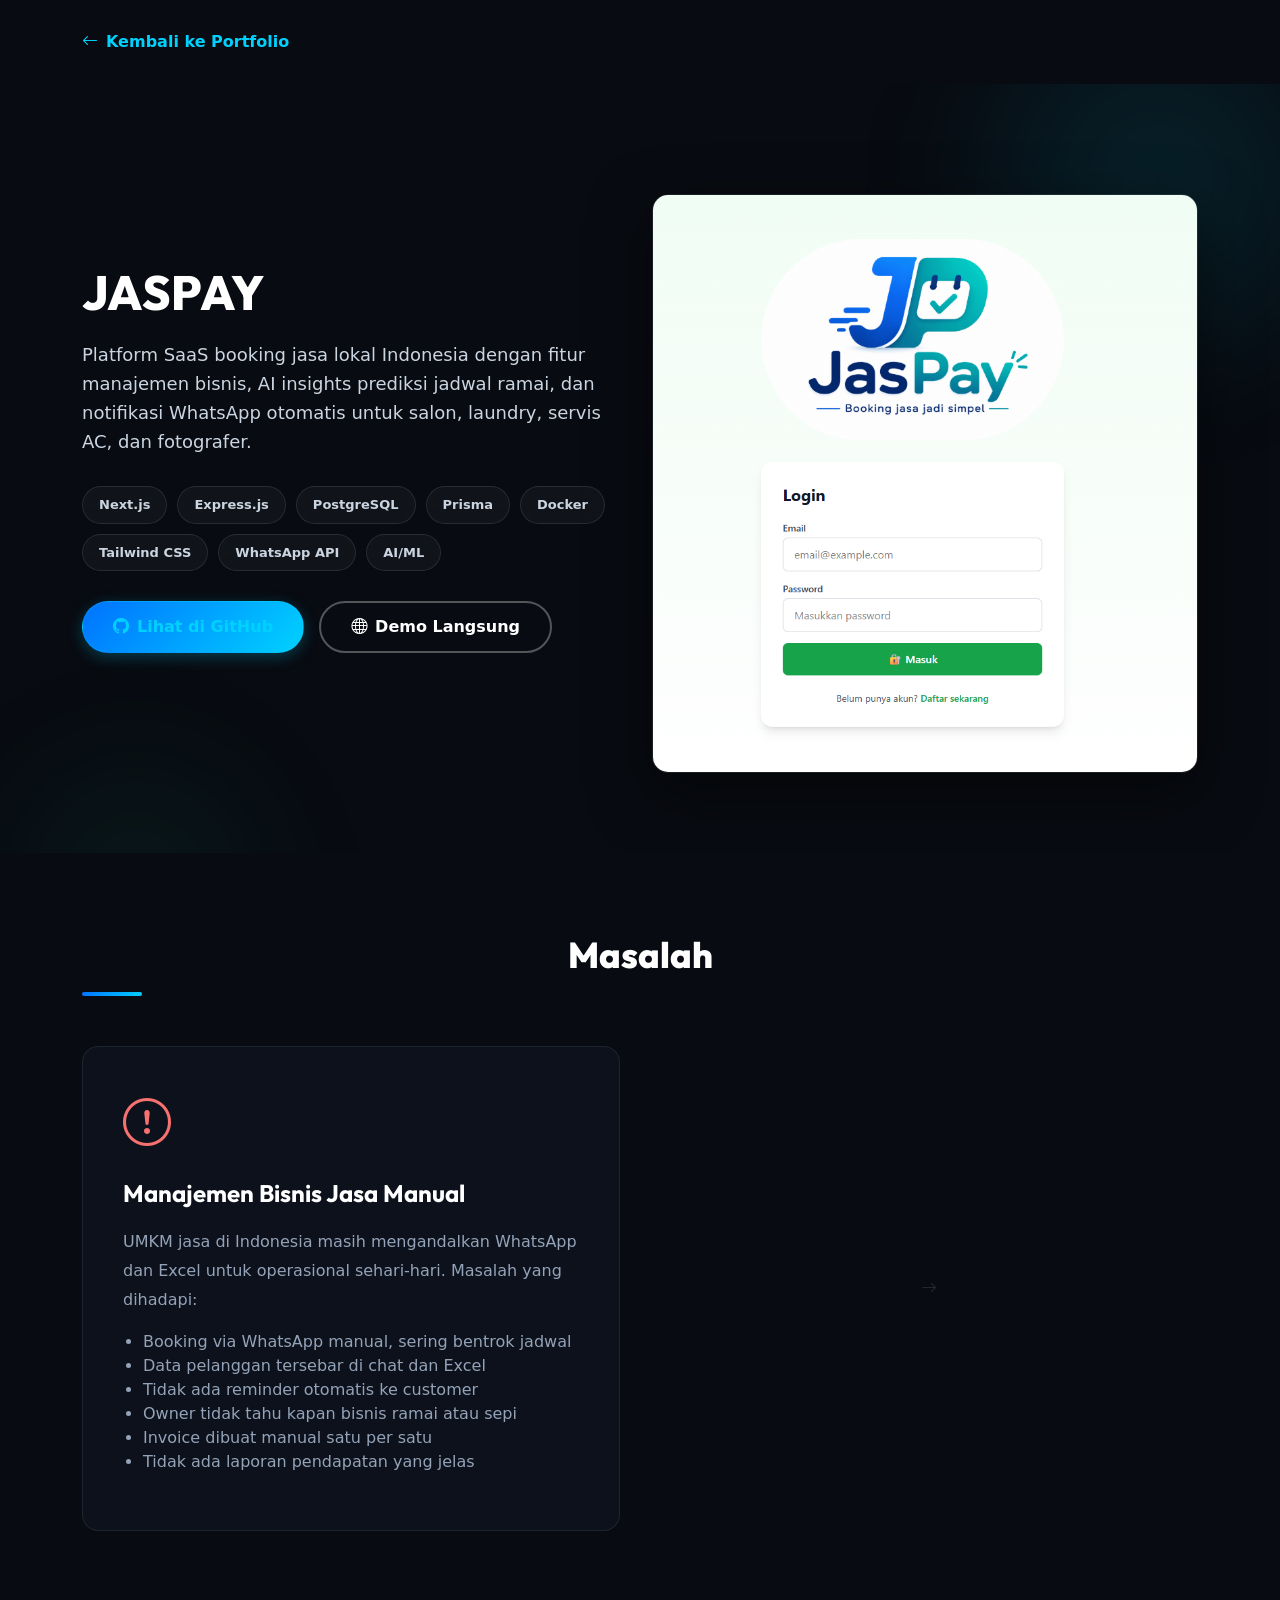
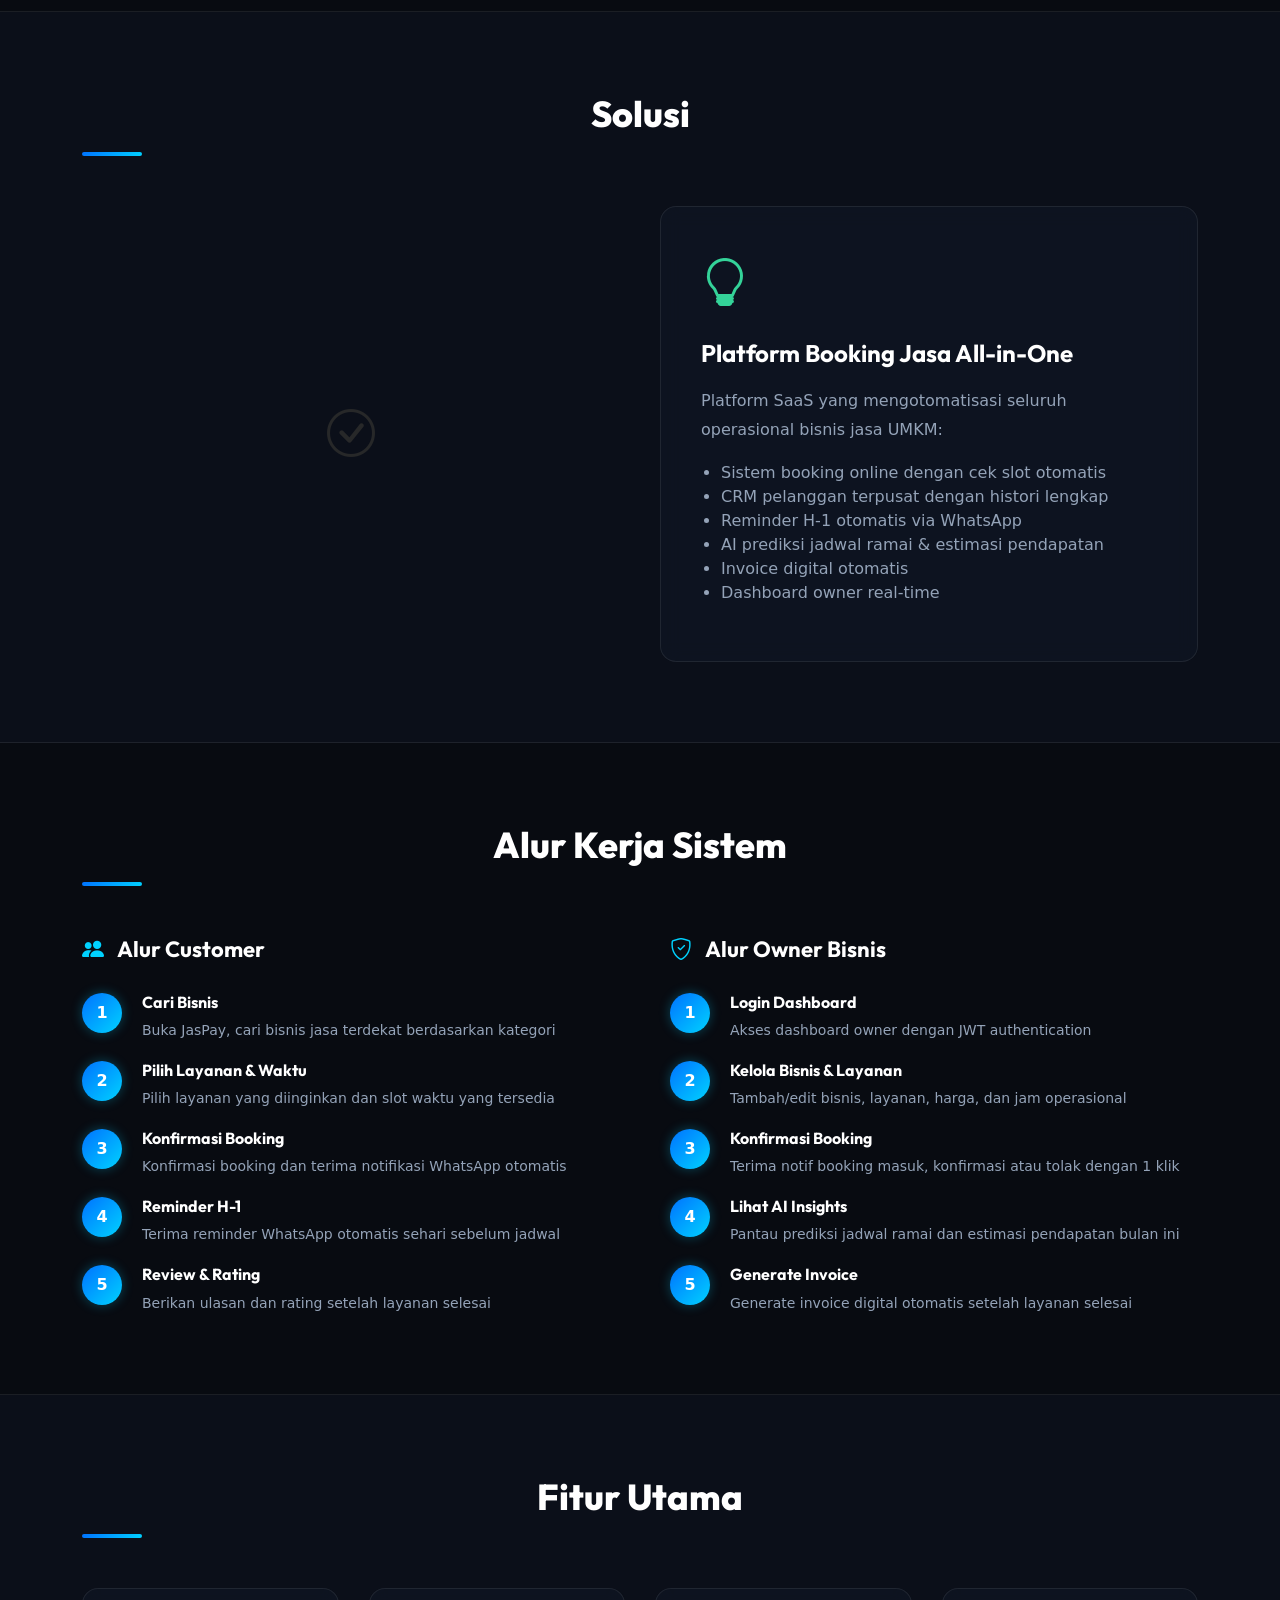
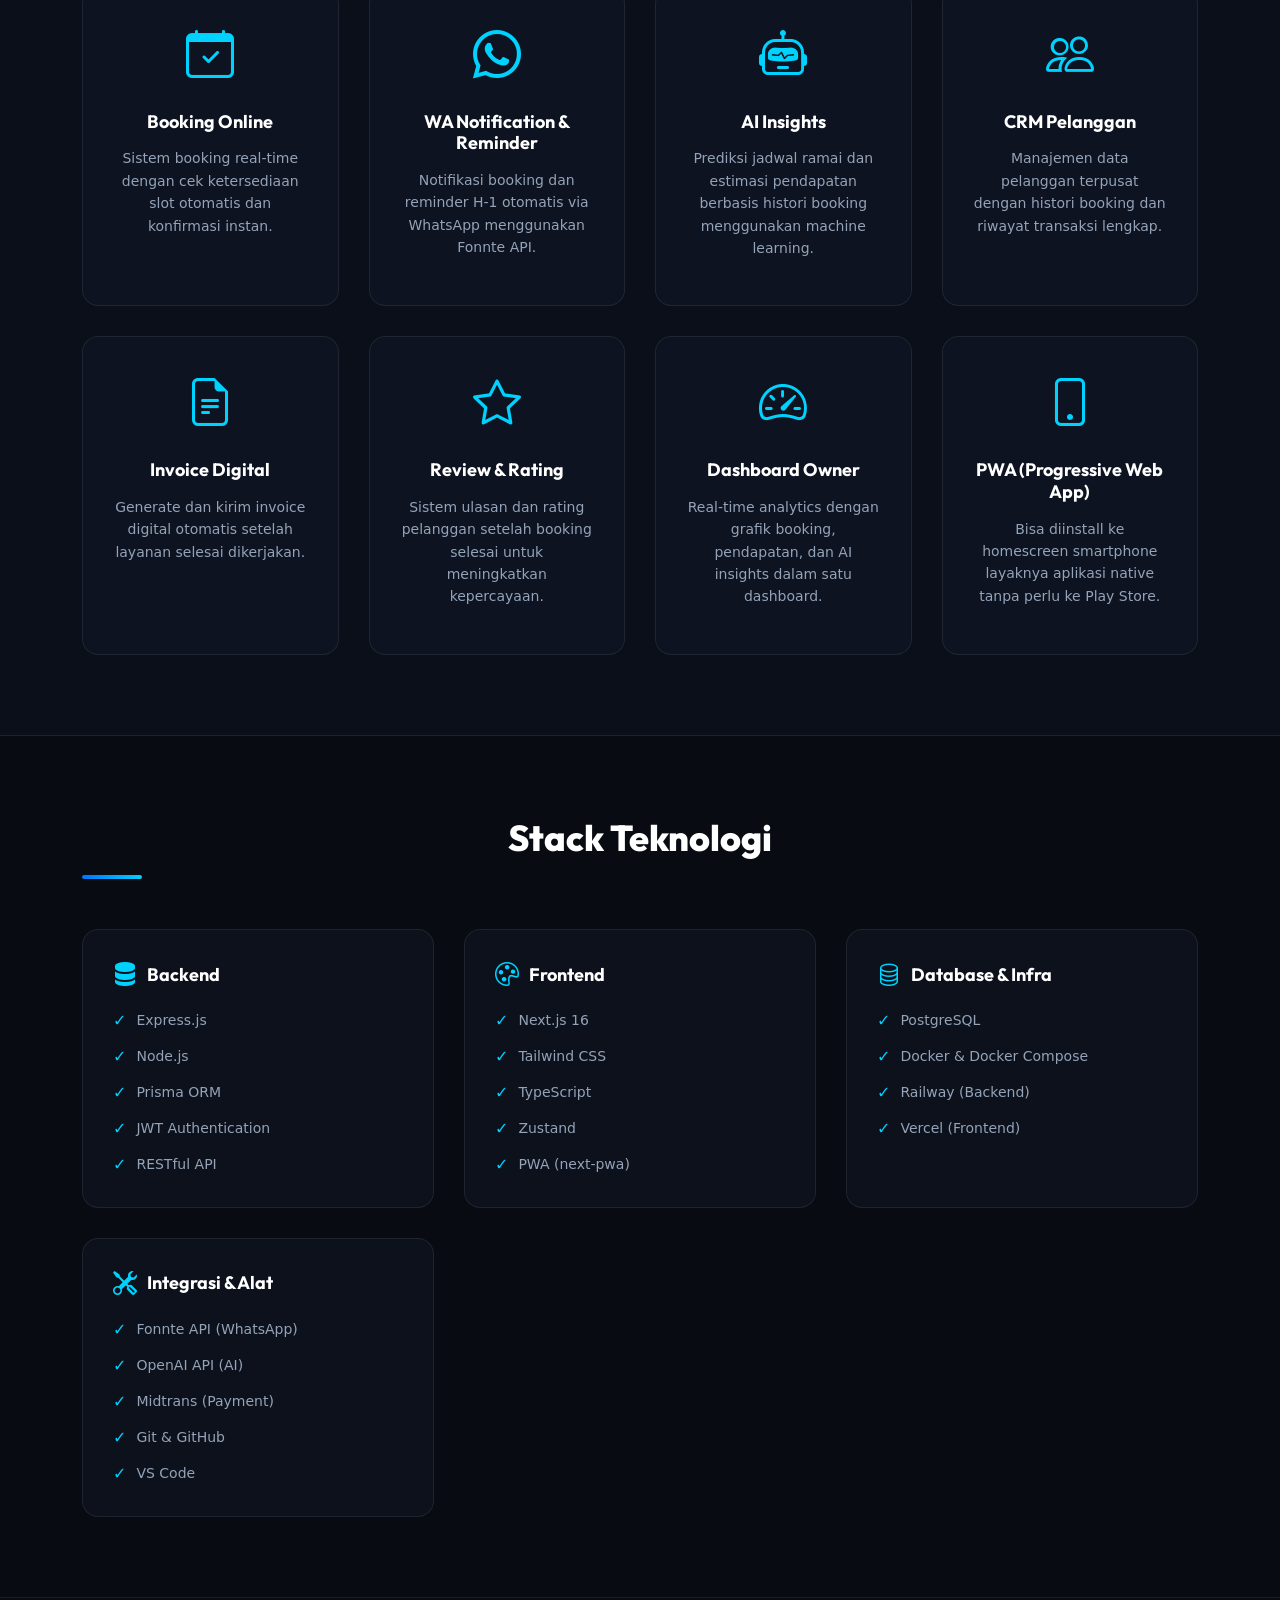
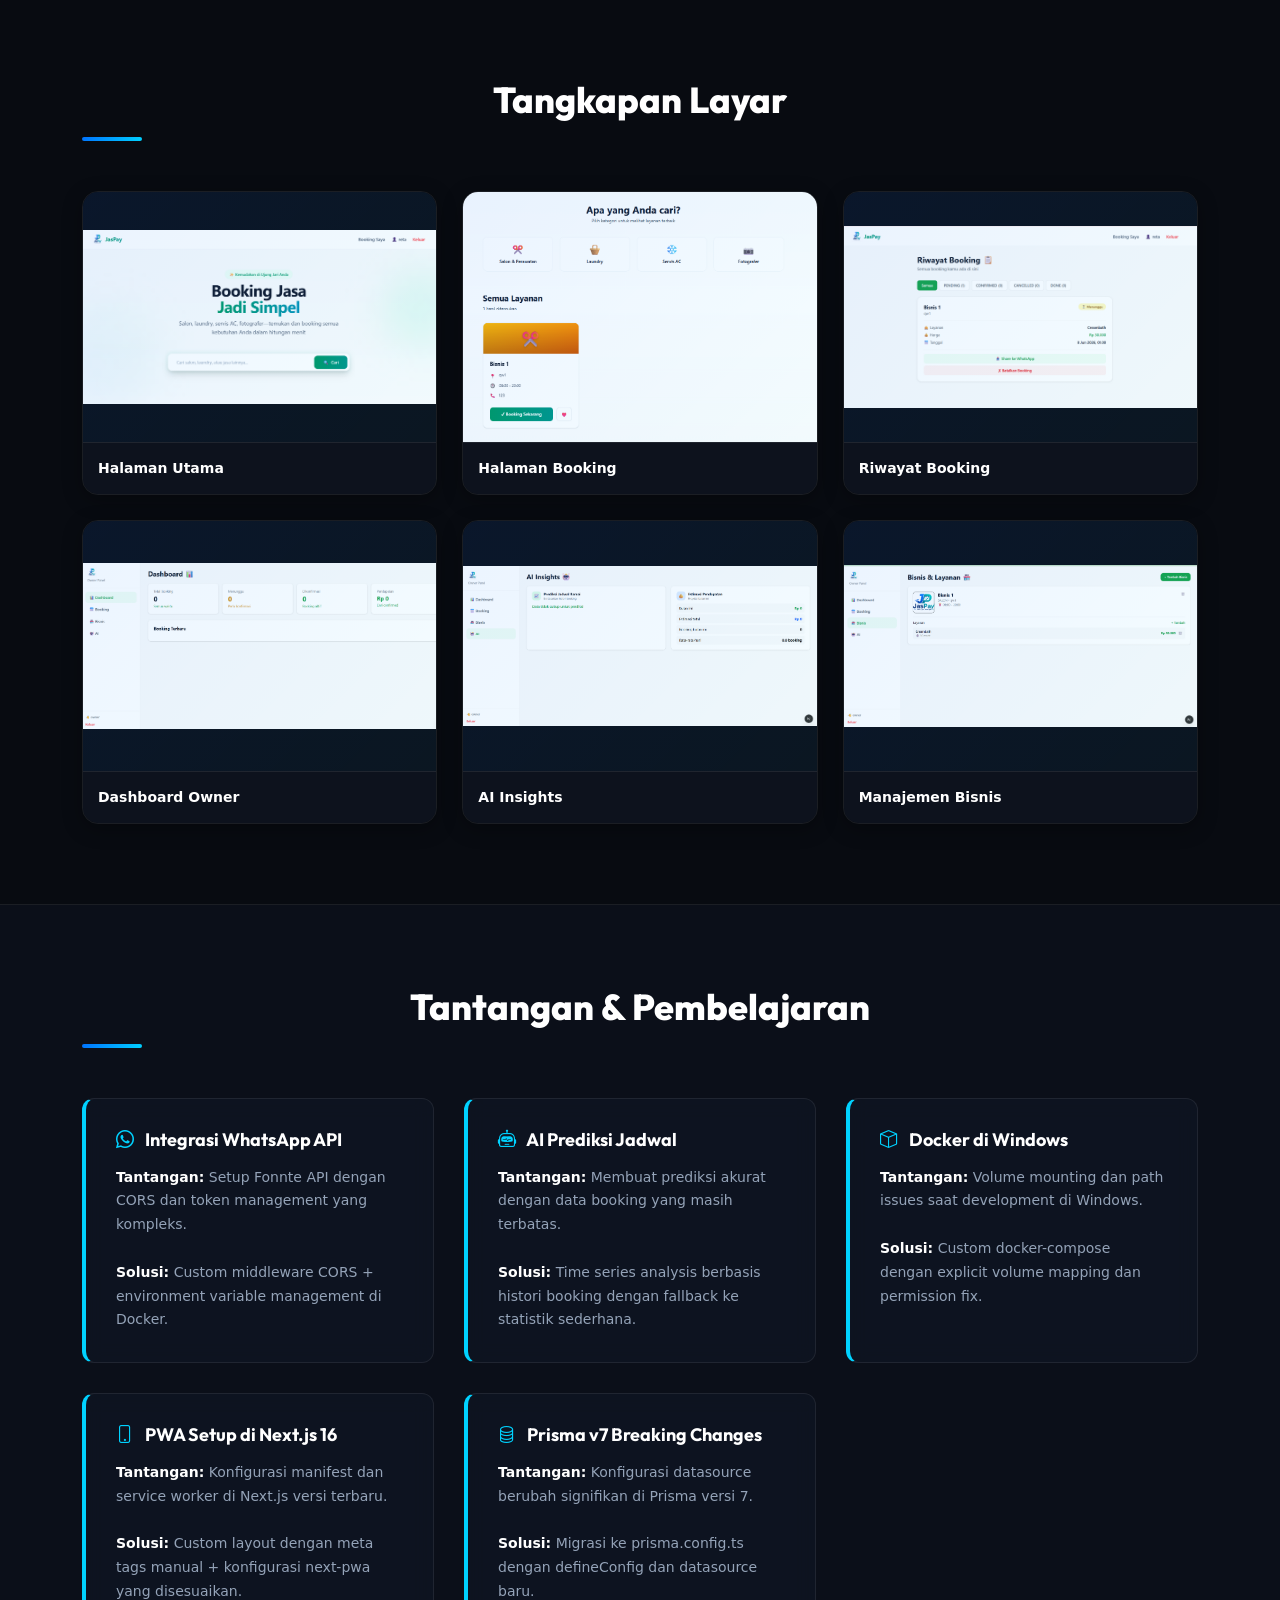
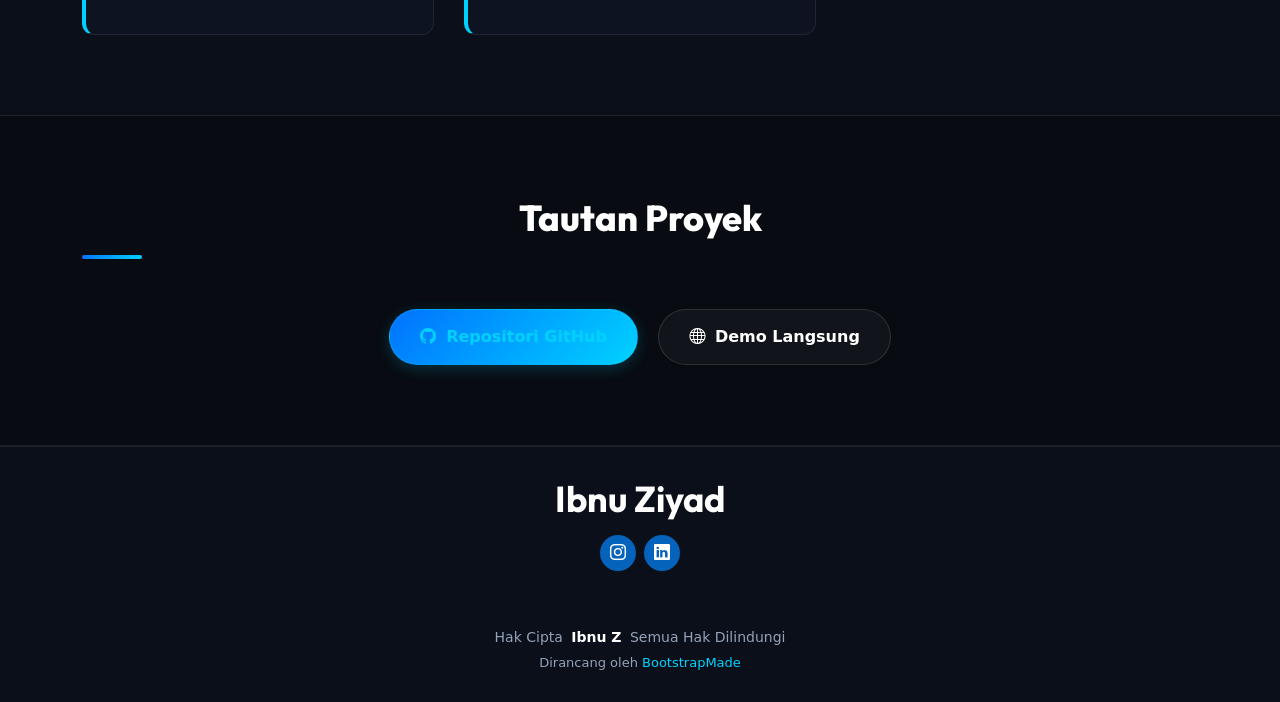
<file: project-booking.html>
﻿<!DOCTYPE html>
<html lang="id">

<head>
  <meta charset="utf-8">
  <meta content="width=device-width, initial-scale=1.0" name="viewport">
  <title>JasPay - Detail Proyek</title>
  <meta content="Platform SaaS booking jasa lokal Indonesia dengan AI insights dan notifikasi WhatsApp otomatis"
    name="description">
  <meta content="portfolio, proyek, booking, jasa, UMKM, SaaS, AI" name="keywords">

  <!-- Favicons -->
  <link href="assets/img/favicon.png" rel="icon">
  <link href="assets/img/apple-touch-icon.png" rel="apple-touch-icon">

  <!-- Fonts -->
  <link href="https://fonts.googleapis.com" rel="preconnect">
  <link href="https://fonts.gstatic.com" rel="preconnect" crossorigin>
  <link
    href="https://fonts.googleapis.com/css2?family=Outfit:wght@300;400;500;600;700;800&family=Plus+Jakarta+Sans:ital,wght@0,300;0,400;0,500;0,600;0,700;0,800;1,400&display=swap"
    rel="stylesheet">

  <!-- File CSS Vendor -->
  <link href="assets/vendor/bootstrap/css/bootstrap.min.css" rel="stylesheet">
  <link href="assets/vendor/bootstrap-icons/bootstrap-icons.css" rel="stylesheet">
  <link href="assets/vendor/aos/aos.css" rel="stylesheet">

  <!-- File CSS Utama -->
  <link href="assets/css/main.css" rel="stylesheet">
  <link href="assets/css/project-detail.css" rel="stylesheet">
</head>

<body class="project-detail-page">

  <!-- Tombol Kembali -->
  <div class="container back-nav">
    <a href="index.html#portfolio" class="back-button">
      <i class="bi bi-arrow-left"></i>
      Kembali ke Portfolio
    </a>
  </div>

  <!-- Bagian Hero -->
  <section class="project-hero">
    <div class="container">
      <div class="row align-items-center">
        <div class="col-lg-6">
          <div class="hero-content">
            <h1>JASPAY</h1>
            <p>Platform SaaS booking jasa lokal Indonesia dengan fitur manajemen bisnis, AI insights prediksi jadwal
              ramai, dan notifikasi WhatsApp otomatis untuk salon, laundry, servis AC, dan fotografer.</p>

            <div class="tech-badges">
              <span class="tech-badge">Next.js</span>
              <span class="tech-badge">Express.js</span>
              <span class="tech-badge">PostgreSQL</span>
              <span class="tech-badge">Prisma</span>
              <span class="tech-badge">Docker</span>
              <span class="tech-badge">Tailwind CSS</span>
              <span class="tech-badge">WhatsApp API</span>
              <span class="tech-badge">AI/ML</span>
            </div>

            <div class="hero-buttons">
              <a href="https://github.com/username/jaspay" class="btn-primary-custom">
                <i class="bi bi-github"></i>
                Lihat di GitHub
              </a>
              <a href="https://jaspay.vercel.app" class="btn-primary-custom btn-demo">
                <i class="bi bi-globe"></i>
                Demo Langsung
              </a>
            </div>
          </div>
        </div>
        <div class="col-lg-6">
          <div class="hero-image">
            <img src="assets/img/portfolio/jaspay-logo.png" alt="Pratinjau JasPay" loading="lazy">
          </div>
        </div>
      </div>
    </div>
  </section>

  <!-- Bagian Masalah -->
  <section class="project-section">
    <div class="container">
      <h2 class="section-title">Masalah</h2>
      <div class="problem-solution-grid">
        <div class="problem-card">
          <div class="problem-icon">
            <i class="bi bi-exclamation-circle"></i>
          </div>
          <h3>Manajemen Bisnis Jasa Manual</h3>
          <p>UMKM jasa di Indonesia masih mengandalkan WhatsApp dan Excel untuk operasional sehari-hari. Masalah yang
            dihadapi:</p>
          <ul style="margin-top: 15px; padding-left: 20px; color: var(--text-light);">
            <li>Booking via WhatsApp manual, sering bentrok jadwal</li>
            <li>Data pelanggan tersebar di chat dan Excel</li>
            <li>Tidak ada reminder otomatis ke customer</li>
            <li>Owner tidak tahu kapan bisnis ramai atau sepi</li>
            <li>Invoice dibuat manual satu per satu</li>
            <li>Tidak ada laporan pendapatan yang jelas</li>
          </ul>
        </div>
        <div style="display: flex; align-items: center; justify-content: center;">
          <i class="bi bi-arrow-right" class="icon-arrow"></i>
        </div>
      </div>
    </div>
  </section>

  <!-- Bagian Solusi -->
  <section class="project-section" style="background: var(--light-gray);">
    <div class="container">
      <h2 class="section-title">Solusi</h2>
      <div class="problem-solution-grid">
        <div style="display: flex; align-items: center; justify-content: center;">
          <i class="bi bi-check-circle" class="icon-success" style="font-size: 48px;"></i>
        </div>
        <div class="solution-card">
          <div class="solution-icon">
            <i class="bi bi-lightbulb"></i>
          </div>
          <h3>Platform Booking Jasa All-in-One</h3>
          <p>Platform SaaS yang mengotomatisasi seluruh operasional bisnis jasa UMKM:</p>
          <ul style="margin-top: 15px; padding-left: 20px; color: var(--text-light);">
            <li>Sistem booking online dengan cek slot otomatis</li>
            <li>CRM pelanggan terpusat dengan histori lengkap</li>
            <li>Reminder H-1 otomatis via WhatsApp</li>
            <li>AI prediksi jadwal ramai & estimasi pendapatan</li>
            <li>Invoice digital otomatis</li>
            <li>Dashboard owner real-time</li>
          </ul>
        </div>
      </div>
    </div>
  </section>

  <!-- Bagian Alur Sistem -->
  <section class="project-section">
    <div class="container">
      <h2 class="section-title">Alur Kerja Sistem</h2>
      <div class="flow-container">
        <div>
          <h3 class="flow-title">
            <i class="bi bi-people-fill" style="color: var(--soft-blue); margin-right: 10px;"></i>
            Alur Customer
          </h3>
          <div class="flow-steps">
            <div class="flow-step">
              <div class="step-number">1</div>
              <div class="step-content">
                <h4>Cari Bisnis</h4>
                <p>Buka JasPay, cari bisnis jasa terdekat berdasarkan kategori</p>
              </div>
            </div>
            <div class="flow-step">
              <div class="step-number">2</div>
              <div class="step-content">
                <h4>Pilih Layanan & Waktu</h4>
                <p>Pilih layanan yang diinginkan dan slot waktu yang tersedia</p>
              </div>
            </div>
            <div class="flow-step">
              <div class="step-number">3</div>
              <div class="step-content">
                <h4>Konfirmasi Booking</h4>
                <p>Konfirmasi booking dan terima notifikasi WhatsApp otomatis</p>
              </div>
            </div>
            <div class="flow-step">
              <div class="step-number">4</div>
              <div class="step-content">
                <h4>Reminder H-1</h4>
                <p>Terima reminder WhatsApp otomatis sehari sebelum jadwal</p>
              </div>
            </div>
            <div class="flow-step">
              <div class="step-number">5</div>
              <div class="step-content">
                <h4>Review & Rating</h4>
                <p>Berikan ulasan dan rating setelah layanan selesai</p>
              </div>
            </div>
          </div>
        </div>

        <div>
          <h3 class="flow-title">
            <i class="bi bi-shield-check" style="color: var(--soft-blue); margin-right: 10px;"></i>
            Alur Owner Bisnis
          </h3>
          <div class="flow-steps">
            <div class="flow-step">
              <div class="step-number">1</div>
              <div class="step-content">
                <h4>Login Dashboard</h4>
                <p>Akses dashboard owner dengan JWT authentication</p>
              </div>
            </div>
            <div class="flow-step">
              <div class="step-number">2</div>
              <div class="step-content">
                <h4>Kelola Bisnis & Layanan</h4>
                <p>Tambah/edit bisnis, layanan, harga, dan jam operasional</p>
              </div>
            </div>
            <div class="flow-step">
              <div class="step-number">3</div>
              <div class="step-content">
                <h4>Konfirmasi Booking</h4>
                <p>Terima notif booking masuk, konfirmasi atau tolak dengan 1 klik</p>
              </div>
            </div>
            <div class="flow-step">
              <div class="step-number">4</div>
              <div class="step-content">
                <h4>Lihat AI Insights</h4>
                <p>Pantau prediksi jadwal ramai dan estimasi pendapatan bulan ini</p>
              </div>
            </div>
            <div class="flow-step">
              <div class="step-number">5</div>
              <div class="step-content">
                <h4>Generate Invoice</h4>
                <p>Generate invoice digital otomatis setelah layanan selesai</p>
              </div>
            </div>
          </div>
        </div>
      </div>
    </div>
  </section>

  <!-- Bagian Fitur -->
  <section class="project-section" style="background: var(--light-gray);">
    <div class="container">
      <h2 class="section-title">Fitur Utama</h2>
      <div class="features-grid">
        <div class="feature-card">
          <div class="feature-icon">
            <i class="bi bi-calendar-check"></i>
          </div>
          <h4>Booking Online</h4>
          <p>Sistem booking real-time dengan cek ketersediaan slot otomatis dan konfirmasi instan.</p>
        </div>

        <div class="feature-card">
          <div class="feature-icon">
            <i class="bi bi-whatsapp"></i>
          </div>
          <h4>WA Notification & Reminder</h4>
          <p>Notifikasi booking dan reminder H-1 otomatis via WhatsApp menggunakan Fonnte API.</p>
        </div>

        <div class="feature-card">
          <div class="feature-icon">
            <i class="bi bi-robot"></i>
          </div>
          <h4>AI Insights</h4>
          <p>Prediksi jadwal ramai dan estimasi pendapatan berbasis histori booking menggunakan machine learning.</p>
        </div>

        <div class="feature-card">
          <div class="feature-icon">
            <i class="bi bi-people"></i>
          </div>
          <h4>CRM Pelanggan</h4>
          <p>Manajemen data pelanggan terpusat dengan histori booking dan riwayat transaksi lengkap.</p>
        </div>

        <div class="feature-card">
          <div class="feature-icon">
            <i class="bi bi-file-earmark-text"></i>
          </div>
          <h4>Invoice Digital</h4>
          <p>Generate dan kirim invoice digital otomatis setelah layanan selesai dikerjakan.</p>
        </div>

        <div class="feature-card">
          <div class="feature-icon">
            <i class="bi bi-star"></i>
          </div>
          <h4>Review & Rating</h4>
          <p>Sistem ulasan dan rating pelanggan setelah booking selesai untuk meningkatkan kepercayaan.</p>
        </div>

        <div class="feature-card">
          <div class="feature-icon">
            <i class="bi bi-speedometer2"></i>
          </div>
          <h4>Dashboard Owner</h4>
          <p>Real-time analytics dengan grafik booking, pendapatan, dan AI insights dalam satu dashboard.</p>
        </div>

        <div class="feature-card">
          <div class="feature-icon">
            <i class="bi bi-phone"></i>
          </div>
          <h4>PWA (Progressive Web App)</h4>
          <p>Bisa diinstall ke homescreen smartphone layaknya aplikasi native tanpa perlu ke Play Store.</p>
        </div>
      </div>
    </div>
  </section>

  <!-- Bagian Stack Teknologi -->
  <section class="project-section">
    <div class="container">
      <h2 class="section-title">Stack Teknologi</h2>
      <div class="tech-stack-grid">
        <div class="tech-category">
          <h4>
            <span class="tech-category-icon"><i class="bi bi-server"></i></span>
            Backend
          </h4>
          <div class="tech-list">
            <div class="tech-item">Express.js</div>
            <div class="tech-item">Node.js</div>
            <div class="tech-item">Prisma ORM</div>
            <div class="tech-item">JWT Authentication</div>
            <div class="tech-item">RESTful API</div>
          </div>
        </div>

        <div class="tech-category">
          <h4>
            <span class="tech-category-icon"><i class="bi bi-palette"></i></span>
            Frontend
          </h4>
          <div class="tech-list">
            <div class="tech-item">Next.js 16</div>
            <div class="tech-item">Tailwind CSS</div>
            <div class="tech-item">TypeScript</div>
            <div class="tech-item">Zustand</div>
            <div class="tech-item">PWA (next-pwa)</div>
          </div>
        </div>

        <div class="tech-category">
          <h4>
            <span class="tech-category-icon"><i class="bi bi-database"></i></span>
            Database & Infra
          </h4>
          <div class="tech-list">
            <div class="tech-item">PostgreSQL</div>
            <div class="tech-item">Docker & Docker Compose</div>
            <div class="tech-item">Railway (Backend)</div>
            <div class="tech-item">Vercel (Frontend)</div>
          </div>
        </div>

        <div class="tech-category">
          <h4>
            <span class="tech-category-icon"><i class="bi bi-tools"></i></span>
            Integrasi & Alat
          </h4>
          <div class="tech-list">
            <div class="tech-item">Fonnte API (WhatsApp)</div>
            <div class="tech-item">OpenAI API (AI)</div>
            <div class="tech-item">Midtrans (Payment)</div>
            <div class="tech-item">Git & GitHub</div>
            <div class="tech-item">VS Code</div>
          </div>
        </div>
      </div>
    </div>
  </section>

  <!-- Bagian Tangkapan Layar -->
  <section class="project-section">
    <div class="container">
      <h2 class="section-title">Tangkapan Layar</h2>
      <div class="screenshots-grid">
        <div class="screenshot-card">
          <div class="screenshot-image">
            <img src="assets/img/portfolio/home-jaspay.png" width="100%" alt="">
          </div>
          <div class="screenshot-label">Halaman Utama</div>
        </div>

        <div class="screenshot-card">
          <div class="screenshot-image">
            <img src="assets/img/portfolio/hal-booking.png" width="100%" alt="">
          </div>
          <div class="screenshot-label">Halaman Booking</div>
        </div>

        <div class="screenshot-card">
          <div class="screenshot-image">
            <img src="assets/img/portfolio/riwayat-book.png" width="100%" alt="">
          </div>
          <div class="screenshot-label">Riwayat Booking</div>
        </div>

        <div class="screenshot-card">
          <div class="screenshot-image">
            <img src="assets/img/portfolio/dash-book.png" width="100%" alt="">
          </div>
          <div class="screenshot-label">Dashboard Owner</div>
        </div>

        <div class="screenshot-card">
          <div class="screenshot-image">
            <img src="assets/img/portfolio/ai-book.png" width="100%" alt="">
          </div>
          <div class="screenshot-label">AI Insights</div>
        </div>

        <div class="screenshot-card">
          <div class="screenshot-image">
            <img src="assets/img/portfolio/manage-bisnis.png" width="100%" alt="">
          </div>
          <div class="screenshot-label">Manajemen Bisnis</div>
        </div>
      </div>
    </div>
  </section>

  <!-- Bagian Tantangan & Pembelajaran -->
  <section class="project-section" style="background: var(--light-gray);">
    <div class="container">
      <h2 class="section-title">Tantangan & Pembelajaran</h2>
      <div class="challenges-grid">
        <div class="challenge-card">
          <h4>
            <i class="bi bi-whatsapp" style="color: var(--soft-blue); margin-right: 8px;"></i>
            Integrasi WhatsApp API
          </h4>
          <p>
            <strong>Tantangan:</strong> Setup Fonnte API dengan CORS dan token management yang kompleks.
            <br><br>
            <strong>Solusi:</strong> Custom middleware CORS + environment variable management di Docker.
          </p>
        </div>

        <div class="challenge-card">
          <h4>
            <i class="bi bi-robot" style="color: var(--soft-blue); margin-right: 8px;"></i>
            AI Prediksi Jadwal
          </h4>
          <p>
            <strong>Tantangan:</strong> Membuat prediksi akurat dengan data booking yang masih terbatas.
            <br><br>
            <strong>Solusi:</strong> Time series analysis berbasis histori booking dengan fallback ke statistik
            sederhana.
          </p>
        </div>

        <div class="challenge-card">
          <h4>
            <i class="bi bi-box" style="color: var(--soft-blue); margin-right: 8px;"></i>
            Docker di Windows
          </h4>
          <p>
            <strong>Tantangan:</strong> Volume mounting dan path issues saat development di Windows.
            <br><br>
            <strong>Solusi:</strong> Custom docker-compose dengan explicit volume mapping dan permission fix.
          </p>
        </div>

        <div class="challenge-card">
          <h4>
            <i class="bi bi-phone" style="color: var(--soft-blue); margin-right: 8px;"></i>
            PWA Setup di Next.js 16
          </h4>
          <p>
            <strong>Tantangan:</strong> Konfigurasi manifest dan service worker di Next.js versi terbaru.
            <br><br>
            <strong>Solusi:</strong> Custom layout dengan meta tags manual + konfigurasi next-pwa yang disesuaikan.
          </p>
        </div>

        <div class="challenge-card">
          <h4>
            <i class="bi bi-database" style="color: var(--soft-blue); margin-right: 8px;"></i>
            Prisma v7 Breaking Changes
          </h4>
          <p>
            <strong>Tantangan:</strong> Konfigurasi datasource berubah signifikan di Prisma versi 7.
            <br><br>
            <strong>Solusi:</strong> Migrasi ke prisma.config.ts dengan defineConfig dan datasource baru.
          </p>
        </div>
      </div>
    </div>
  </section>

  <!-- Bagian Tautan Proyek -->
  <section class="project-section">
    <div class="container">
      <h2 class="section-title">Tautan Proyek</h2>
      <div class="links-container">
        <a href="https://github.com/username/jaspay" class="link-button">
          <i class="bi bi-github"></i>
          Repositori GitHub
        </a>
        <a href="https://jaspay.vercel.app" class="link-button secondary">
          <i class="bi bi-globe"></i>
          Demo Langsung
        </a>
      </div>
    </div>
  </section>

  <!-- Footer -->
  <footer id="footer" class="footer position-relative light-background">
    <div class="container">
      <h3 class="sitename">Ibnu Ziyad</h3>
      <div class="social-links d-flex justify-content-center">
        <a href=""><i class="bi bi-instagram"></i></a>
        <a href=""><i class="bi bi-linkedin"></i></a>
      </div>
      <div class="container">
        <div class="copyright">
          <span>Hak Cipta</span> <strong class="px-1 sitename">Ibnu Z</strong> <span>Semua Hak Dilindungi</span>
        </div>
        <div class="credits">
          Dirancang oleh <a href="https://bootstrapmade.com/">BootstrapMade</a>
        </div>
      </div>
    </div>
  </footer>

  <!-- Tombol Gulir ke Atas -->
  <a href="#" id="scroll-top" class="scroll-top d-flex align-items-center justify-content-center"><i
      class="bi bi-arrow-up-short"></i></a>

  <!-- Preloader -->
  <div id="preloader"></div>

  <!-- File JS Vendor -->
  <script src="assets/vendor/bootstrap/js/bootstrap.bundle.min.js"></script>
  <script src="assets/vendor/aos/aos.js"></script>

  <!-- File JS Utama -->
  <script src="assets/js/main.js"></script>
  <script src="assets/js/project-detail.js"></script>

</body>

</html>
</file>
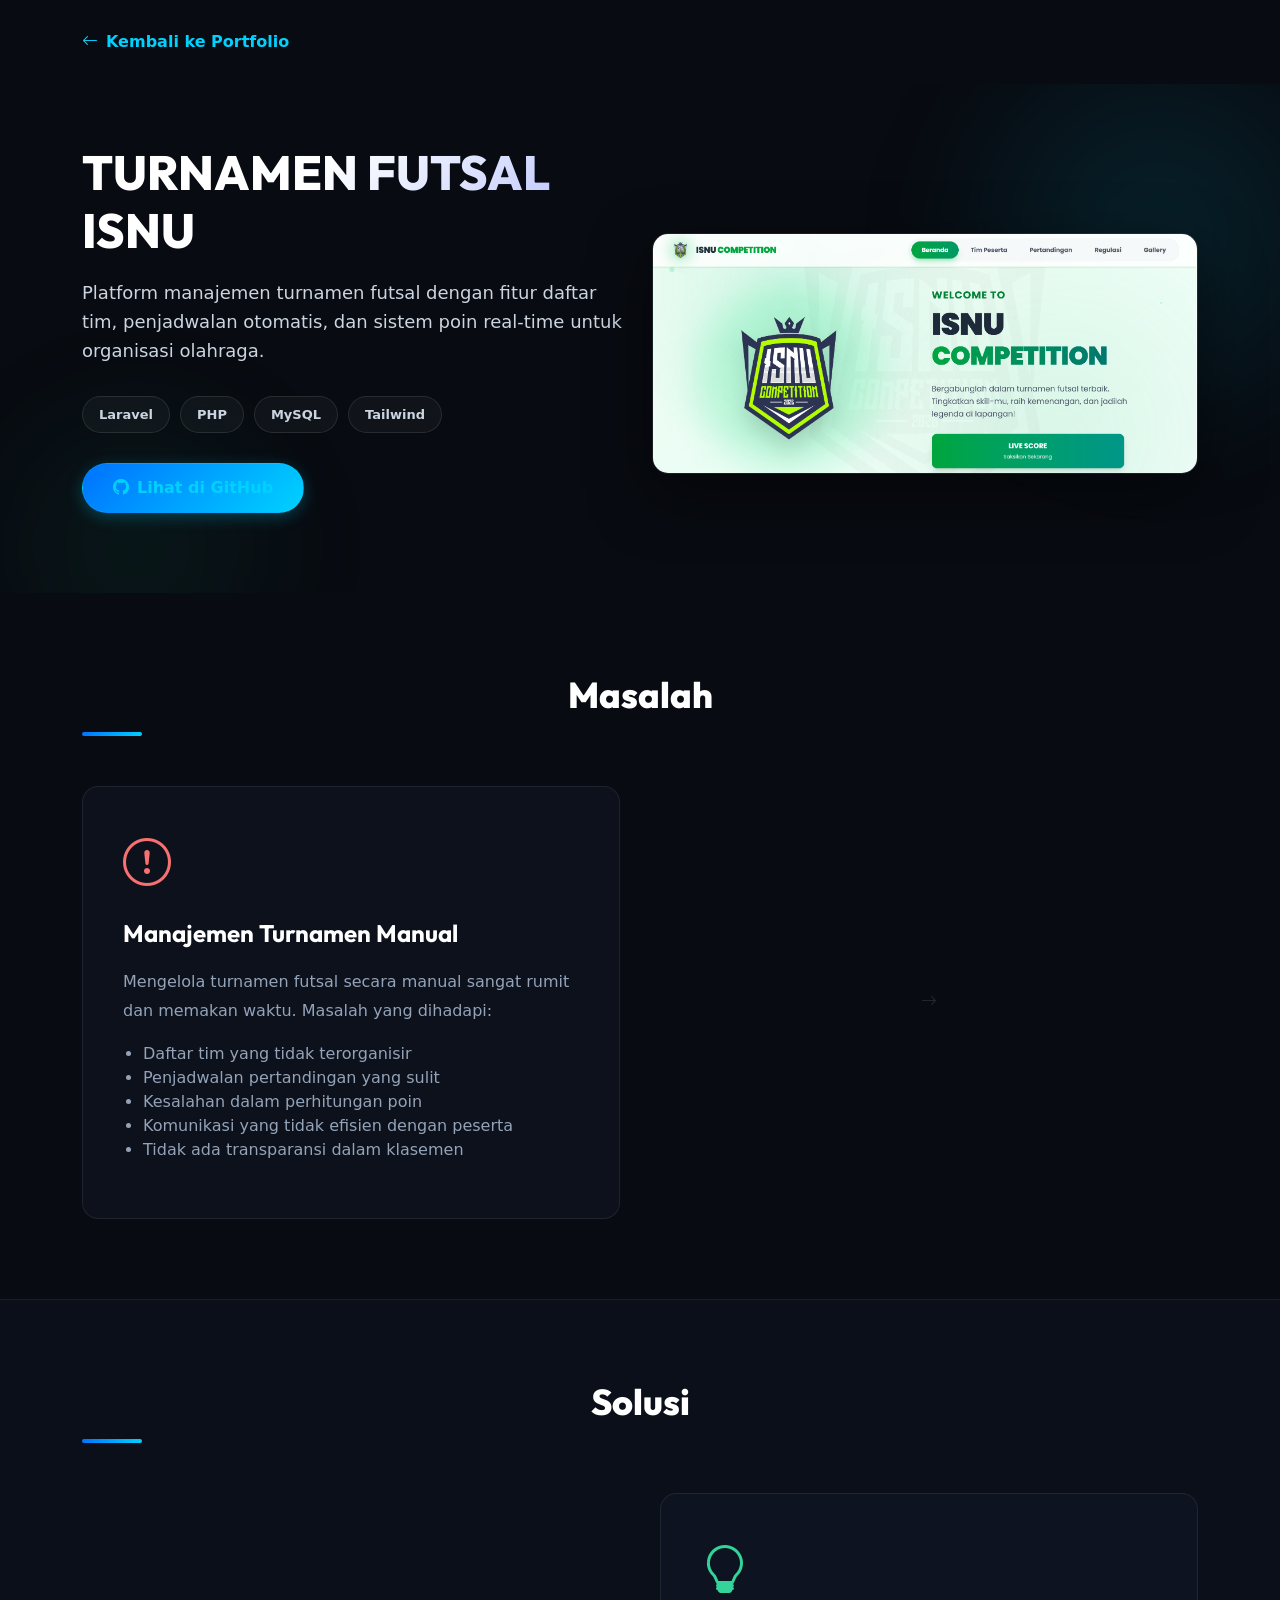
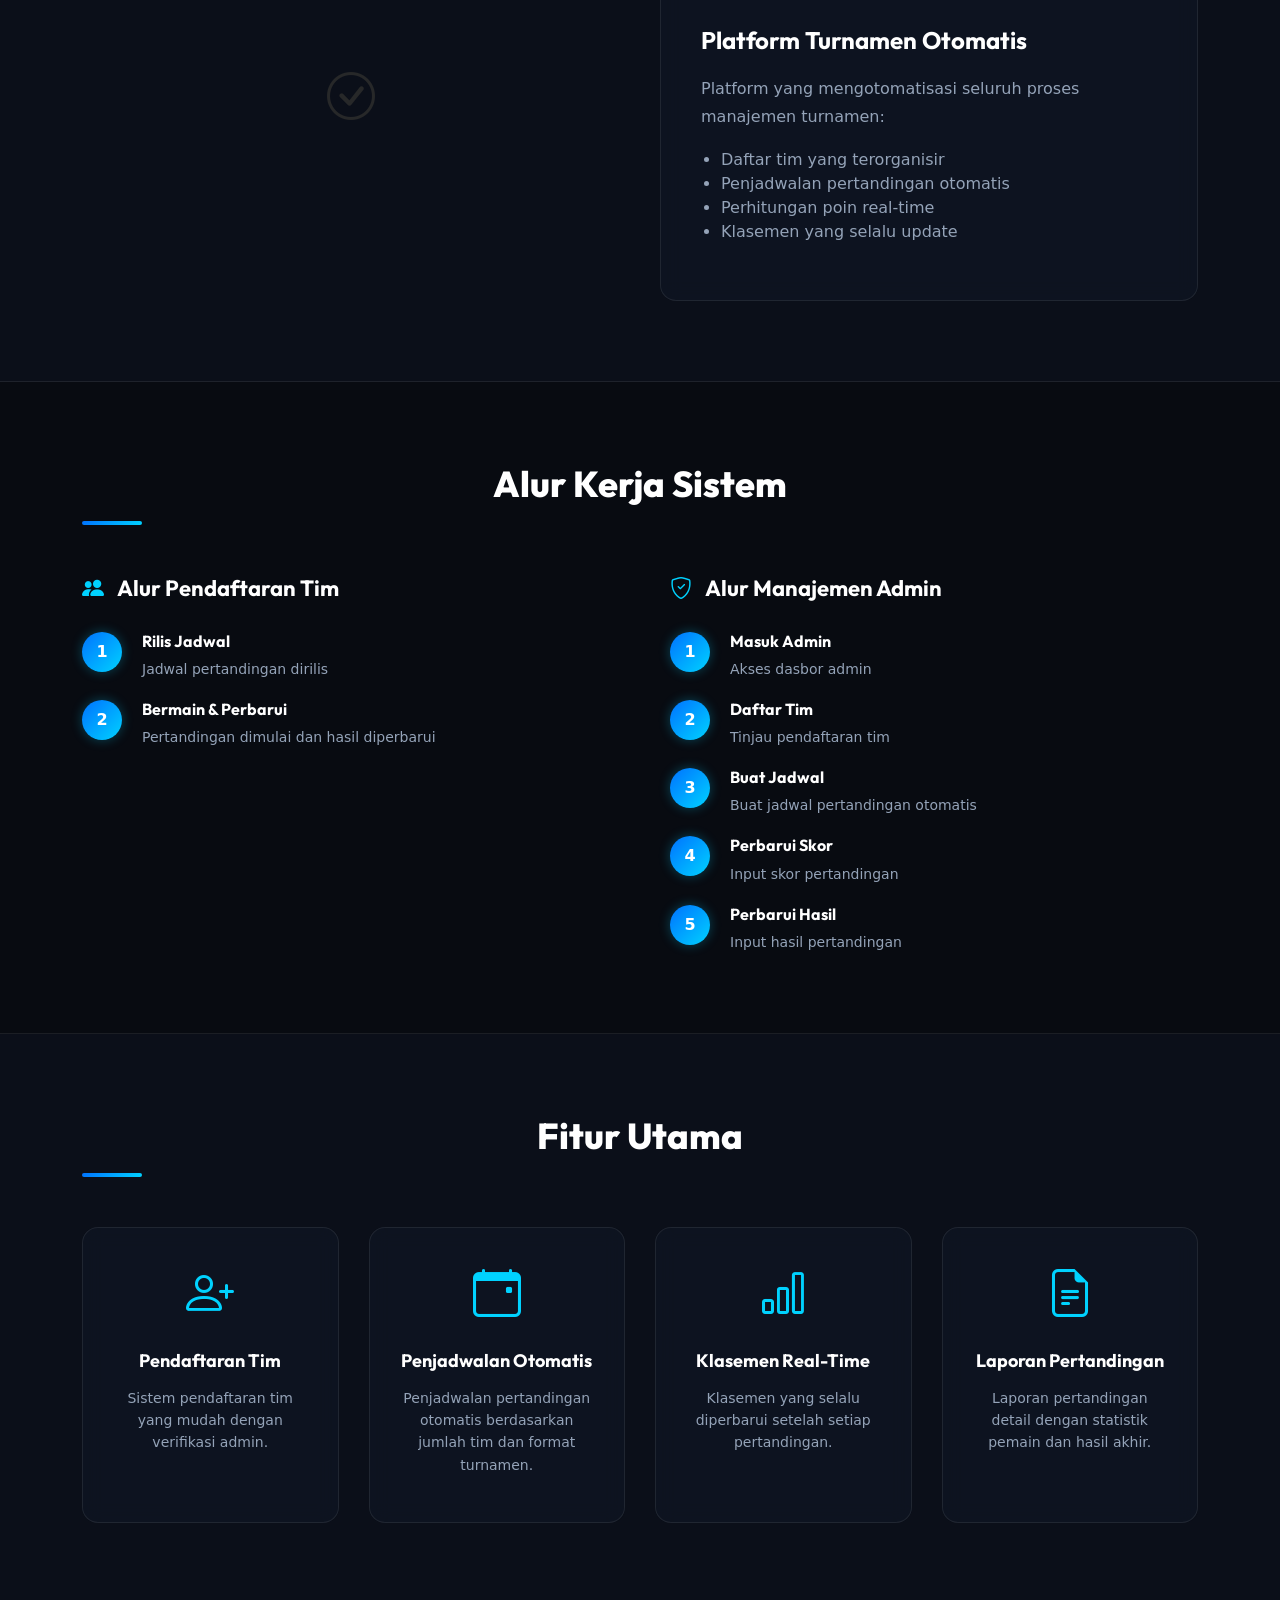
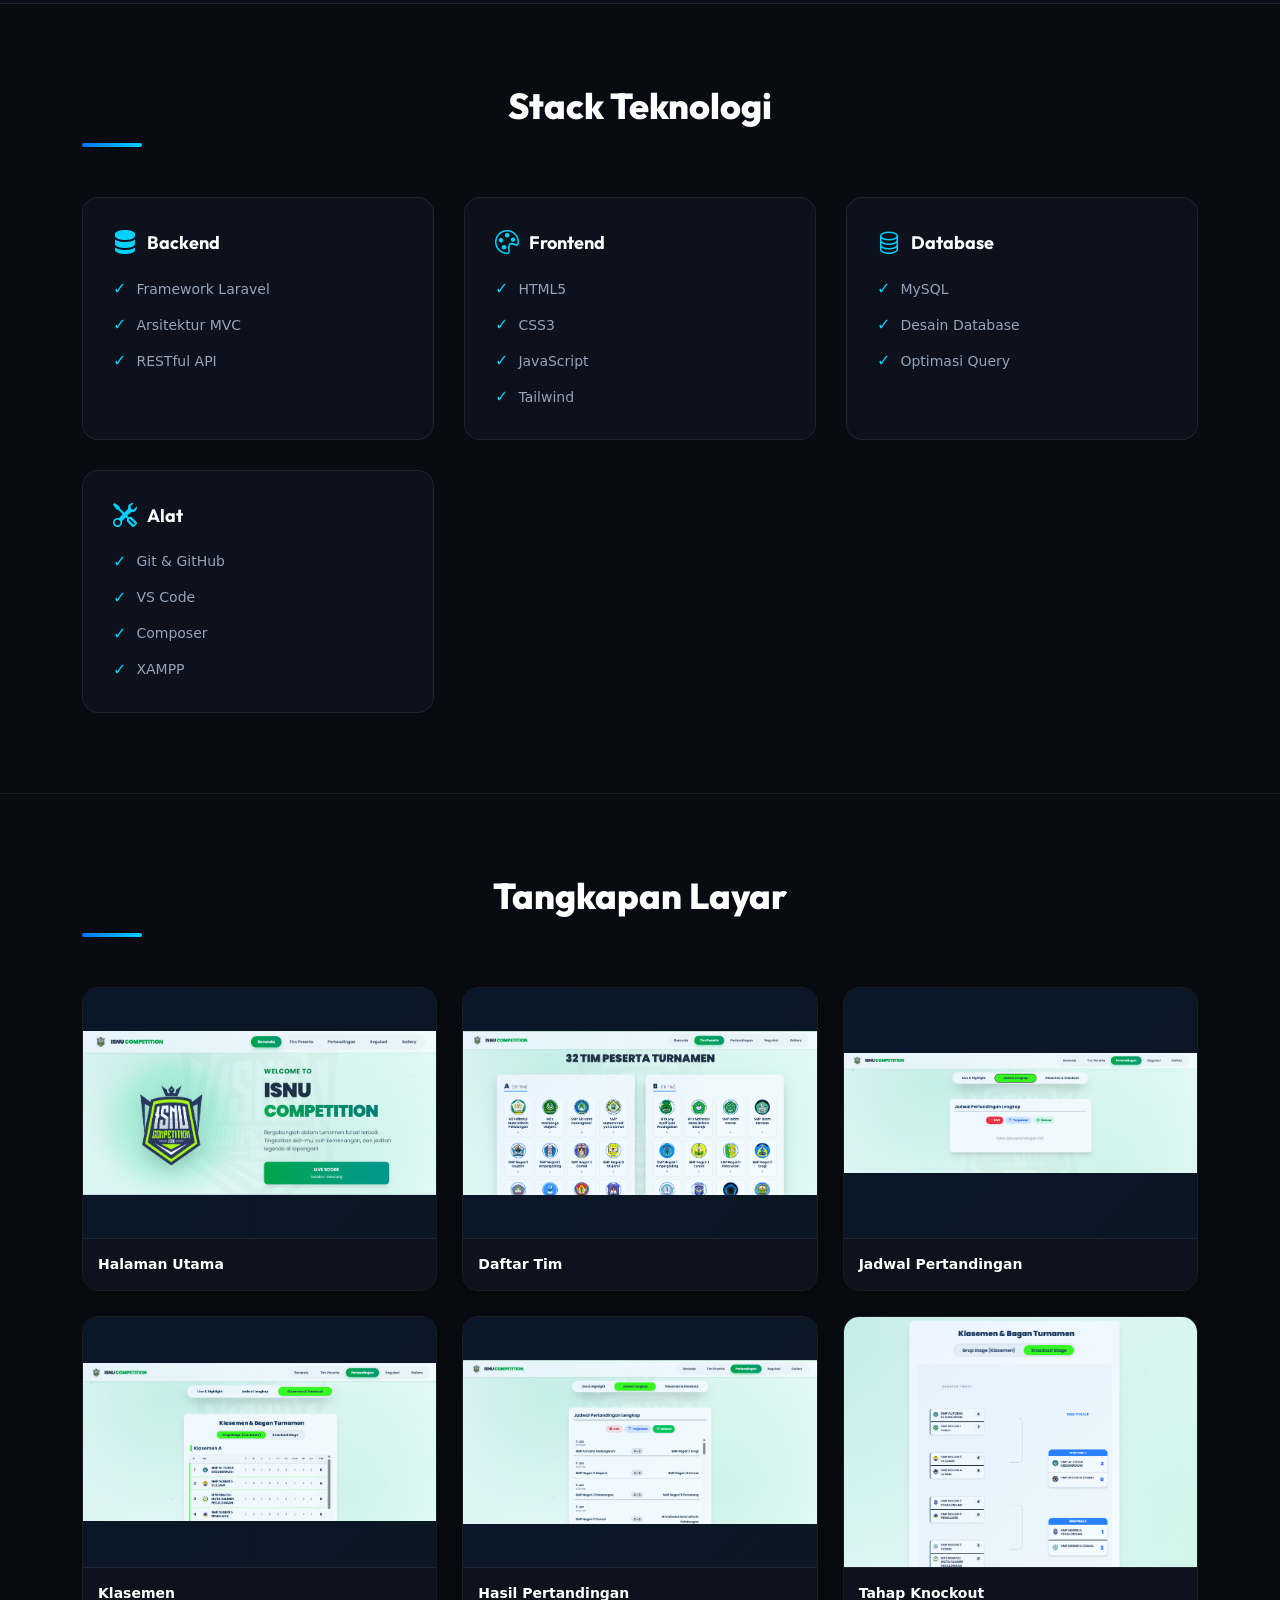
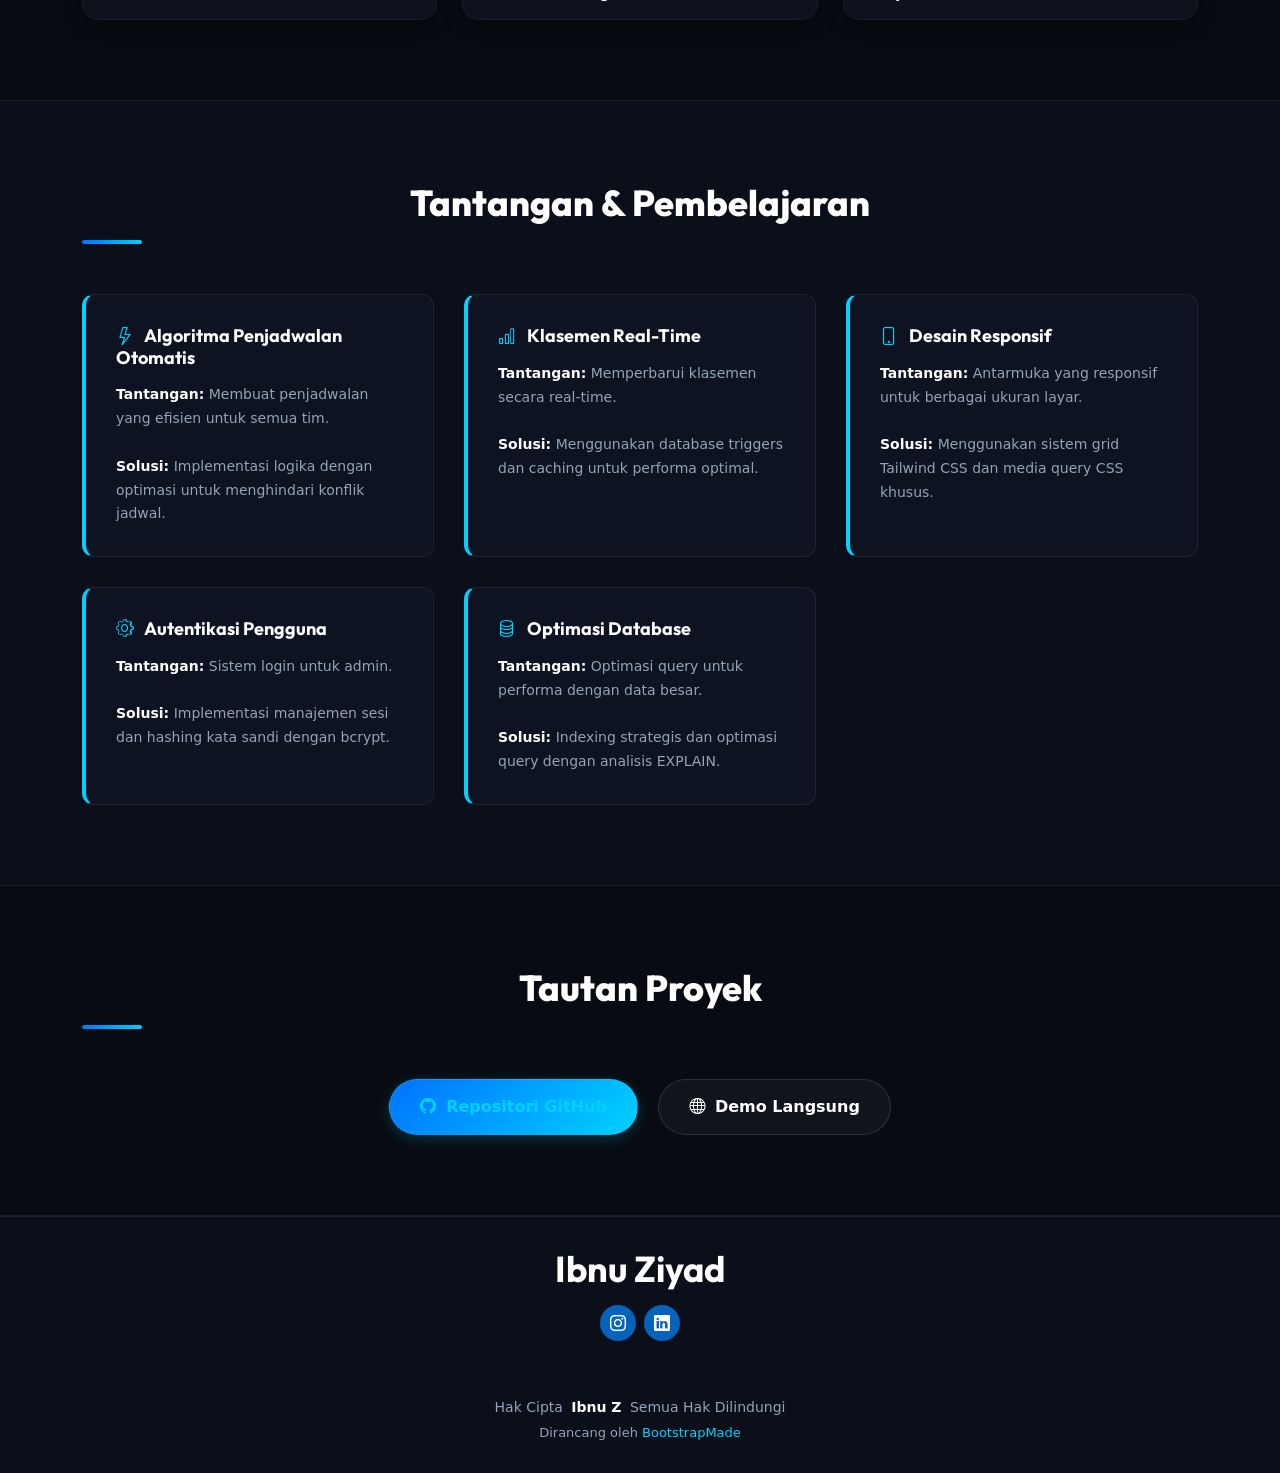
<file: project-futsal.html>
﻿<!DOCTYPE html>
<html lang="id">

<head>
  <meta charset="utf-8">
  <meta content="width=device-width, initial-scale=1.0" name="viewport">
  <title>TURNAMEN FUTSAL ISNU - Detail Proyek</title>
  <meta content="Platform manajemen turnamen futsal dengan fitur daftar tim dan penjadwalan otomatis" name="description">
  <meta content="portfolio, proyek, futsal, turnamen, manajemen" name="keywords">

  <!-- Favicons -->
  <link href="assets/img/favicon.png" rel="icon">
  <link href="assets/img/apple-touch-icon.png" rel="apple-touch-icon">

  <!-- Fonts -->
  <link href="https://fonts.googleapis.com" rel="preconnect">
  <link href="https://fonts.gstatic.com" rel="preconnect" crossorigin>
  <link href="https://fonts.googleapis.com/css2?family=Outfit:wght@300;400;500;600;700;800&family=Plus+Jakarta+Sans:ital,wght@0,300;0,400;0,500;0,600;0,700;0,800;1,400&display=swap" rel="stylesheet">

  <!-- File CSS Vendor -->
  <link href="assets/vendor/bootstrap/css/bootstrap.min.css" rel="stylesheet">
  <link href="assets/vendor/bootstrap-icons/bootstrap-icons.css" rel="stylesheet">
  <link href="assets/vendor/aos/aos.css" rel="stylesheet">

  <!-- File CSS Utama -->
  <link href="assets/css/main.css" rel="stylesheet">
  <link href="assets/css/project-detail.css" rel="stylesheet">
</head>

<body class="project-detail-page">

  <!-- Tombol Kembali -->
  <div class="container back-nav">
    <a href="index.html#portfolio" class="back-button">
      <i class="bi bi-arrow-left"></i>
      Kembali ke Portfolio
    </a>
  </div>

  <!-- Bagian Hero -->
  <section class="project-hero">
    <div class="container">
      <div class="row align-items-center">
        <div class="col-lg-6">
          <div class="hero-content">
            <h1>TURNAMEN FUTSAL ISNU</h1>
            <p>Platform manajemen turnamen futsal dengan fitur daftar tim, penjadwalan otomatis, dan sistem poin real-time untuk organisasi olahraga.</p>
            
            <div class="tech-badges">
              <span class="tech-badge">Laravel</span>
              <span class="tech-badge">PHP</span>
              <span class="tech-badge">MySQL</span>
              <span class="tech-badge">Tailwind</span>
            </div>

            <div class="hero-buttons">
              <a href="https://github.com/anggoroexe/isnu" class="btn-primary-custom">
                <i class="bi bi-github"></i>
                Lihat di GitHub
              </a>
            </div>
          </div>
        </div>
        <div class="col-lg-6">
          <div class="hero-image">
            <img src="assets/img/portfolio/tur.png" alt="Pratinjau Proyek" loading="lazy">
          </div>
        </div>
      </div>
    </div>
  </section>

  <!-- Bagian Masalah -->
  <section class="project-section">
    <div class="container">
      <h2 class="section-title">Masalah</h2>
      <div class="problem-solution-grid">
        <div class="problem-card">
          <div class="problem-icon">
            <i class="bi bi-exclamation-circle"></i>
          </div>
          <h3>Manajemen Turnamen Manual</h3>
          <p>Mengelola turnamen futsal secara manual sangat rumit dan memakan waktu. Masalah yang dihadapi:</p>
          <ul style="margin-top: 15px; padding-left: 20px; color: var(--text-light);">
            <li>Daftar tim yang tidak terorganisir</li>
            <li>Penjadwalan pertandingan yang sulit</li>
            <li>Kesalahan dalam perhitungan poin</li>
            <li>Komunikasi yang tidak efisien dengan peserta</li>
            <li>Tidak ada transparansi dalam klasemen</li>
          </ul>
        </div>
        <div style="display: flex; align-items: center; justify-content: center;">
          <i class="bi bi-arrow-right" class="icon-arrow"></i>
        </div>
      </div>
    </div>
  </section>

  <!-- Bagian Solusi -->
  <section class="project-section" style="background: var(--light-gray);">
    <div class="container">
      <h2 class="section-title">Solusi</h2>
      <div class="problem-solution-grid">
        <div style="display: flex; align-items: center; justify-content: center;">
          <i class="bi bi-check-circle" class="icon-success" style="font-size: 48px;"></i>
        </div>
        <div class="solution-card">
          <div class="solution-icon">
            <i class="bi bi-lightbulb"></i>
          </div>
          <h3>Platform Turnamen Otomatis</h3>
          <p>Platform yang mengotomatisasi seluruh proses manajemen turnamen:</p>
          <ul style="margin-top: 15px; padding-left: 20px; color: var(--text-light);">
            <li>Daftar tim yang terorganisir</li>
            <li>Penjadwalan pertandingan otomatis</li>
            <li>Perhitungan poin real-time</li>
            <li>Klasemen yang selalu update</li>
          </ul>
        </div>
      </div>
    </div>
  </section>

  <!-- Bagian Alur Sistem -->
  <section class="project-section">
    <div class="container">
      <h2 class="section-title">Alur Kerja Sistem</h2>
      <div class="flow-container">
        <div>
          <h3 class="flow-title">
            <i class="bi bi-people-fill" style="color: var(--soft-blue); margin-right: 10px;"></i>
            Alur Pendaftaran Tim
          </h3>
          <div class="flow-steps">
            <div class="flow-step">
              <div class="step-number">1</div>
              <div class="step-content">
                <h4>Rilis Jadwal</h4>
                <p>Jadwal pertandingan dirilis</p>
              </div>
            </div>
            <div class="flow-step">
              <div class="step-number">2</div>
              <div class="step-content">
                <h4>Bermain & Perbarui</h4>
                <p>Pertandingan dimulai dan hasil diperbarui</p>
              </div>
            </div>
          </div>
        </div>

        <div>
          <h3 class="flow-title">
            <i class="bi bi-shield-check" style="color: var(--soft-blue); margin-right: 10px;"></i>
            Alur Manajemen Admin
          </h3>
          <div class="flow-steps">
            <div class="flow-step">
              <div class="step-number">1</div>
              <div class="step-content">
                <h4>Masuk Admin</h4>
                <p>Akses dasbor admin</p>
              </div>
            </div>
            <div class="flow-step">
              <div class="step-number">2</div>
              <div class="step-content">
                <h4>Daftar Tim</h4>
                <p>Tinjau pendaftaran tim</p>
              </div>
            </div>
            <div class="flow-step">
              <div class="step-number">3</div>
              <div class="step-content">
                <h4>Buat Jadwal</h4>
                <p>Buat jadwal pertandingan otomatis</p>
              </div>
            </div>
            <div class="flow-step">
              <div class="step-number">4</div>
              <div class="step-content">
                <h4>Perbarui Skor</h4>
                <p>Input skor pertandingan</p>
              </div>
            </div>
            <div class="flow-step">
              <div class="step-number">5</div>
              <div class="step-content">
                <h4>Perbarui Hasil</h4>
                <p>Input hasil pertandingan</p>
              </div>
            </div>
          </div>
        </div>
      </div>
    </div>
  </section>

  <!-- Bagian Fitur -->
  <section class="project-section" style="background: var(--light-gray);">
    <div class="container">
      <h2 class="section-title">Fitur Utama</h2>
      <div class="features-grid">
        <div class="feature-card">
          <div class="feature-icon">
            <i class="bi bi-person-plus"></i>
          </div>
          <h4>Pendaftaran Tim</h4>
          <p>Sistem pendaftaran tim yang mudah dengan verifikasi admin.</p>
        </div>

        <div class="feature-card">
          <div class="feature-icon">
            <i class="bi bi-calendar-event"></i>
          </div>
          <h4>Penjadwalan Otomatis</h4>
          <p>Penjadwalan pertandingan otomatis berdasarkan jumlah tim dan format turnamen.</p>
        </div>

        <div class="feature-card">
          <div class="feature-icon">
            <i class="bi bi-bar-chart"></i>
          </div>
          <h4>Klasemen Real-Time</h4>
          <p>Klasemen yang selalu diperbarui setelah setiap pertandingan.</p>
        </div>

        <div class="feature-card">
          <div class="feature-icon">
            <i class="bi bi-file-earmark-text"></i>
          </div>
          <h4>Laporan Pertandingan</h4>
          <p>Laporan pertandingan detail dengan statistik pemain dan hasil akhir.</p>
        </div>
      </div>
    </div>
  </section>

  <!-- Bagian Stack Teknologi -->
  <section class="project-section">
    <div class="container">
      <h2 class="section-title">Stack Teknologi</h2>
      <div class="tech-stack-grid">
        <div class="tech-category">
          <h4>
            <span class="tech-category-icon"><i class="bi bi-server"></i></span>
            Backend
          </h4>
          <div class="tech-list">
            <div class="tech-item">Framework Laravel</div>
            <div class="tech-item">Arsitektur MVC</div>
            <div class="tech-item">RESTful API</div>
          </div>
        </div>

        <div class="tech-category">
          <h4>
            <span class="tech-category-icon"><i class="bi bi-palette"></i></span>
            Frontend
          </h4>
          <div class="tech-list">
            <div class="tech-item">HTML5</div>
            <div class="tech-item">CSS3</div>
            <div class="tech-item">JavaScript</div>
            <div class="tech-item">Tailwind</div>
          </div>
        </div>

        <div class="tech-category">
          <h4>
            <span class="tech-category-icon"><i class="bi bi-database"></i></span>
            Database
          </h4>
          <div class="tech-list">
            <div class="tech-item">MySQL</div>
            <div class="tech-item">Desain Database</div>
            <div class="tech-item">Optimasi Query</div>
          </div>
        </div>

        <div class="tech-category">
          <h4>
            <span class="tech-category-icon"><i class="bi bi-tools"></i></span>
            Alat
          </h4>
          <div class="tech-list">
            <div class="tech-item">Git & GitHub</div>
            <div class="tech-item">VS Code</div>
            <div class="tech-item">Composer</div>
            <div class="tech-item">XAMPP</div>
          </div>
        </div>
      </div>
    </div>
  </section>

  <!-- Bagian Tangkapan Layar -->
  <section class="project-section">
    <div class="container">
      <h2 class="section-title">Tangkapan Layar</h2>
      <div class="screenshots-grid">
        <div class="screenshot-card">
          <div class="screenshot-image">
            <img src="assets/img/portfolio/home-futsal.png" width="100%" alt="">
          </div>
          <div class="screenshot-label">Halaman Utama</div>
        </div>

        <div class="screenshot-card">
          <div class="screenshot-image">
            <img src="assets/img/portfolio/daftar-tim.png" width="100%" alt="">
          </div>
          <div class="screenshot-label">Daftar Tim</div>
        </div>

        <div class="screenshot-card">
          <div class="screenshot-image">
            <img src="assets/img/portfolio/match-sced.png" width="100%" alt="">
          </div>
          <div class="screenshot-label">Jadwal Pertandingan</div>
        </div>

        <div class="screenshot-card">
          <div class="screenshot-image">
            <img src="assets/img/portfolio/tur2.png" width="100%" alt="">
          </div>
          <div class="screenshot-label">Klasemen</div>
        </div>

        <div class="screenshot-card">
          <div class="screenshot-image">
            <img src="assets/img/portfolio/hasil.png" width="100%" alt="">
          </div>
          <div class="screenshot-label">Hasil Pertandingan</div>
        </div>

        <div class="screenshot-card">
          <div class="screenshot-image">
            <img src="assets/img/portfolio/knockout.png" width="100%" alt="">
          </div>
          <div class="screenshot-label">Tahap Knockout</div>
        </div>
      </div>
    </div>
  </section>

  <!-- Bagian Tantangan & Pembelajaran -->
  <section class="project-section" style="background: var(--light-gray);">
    <div class="container">
      <h2 class="section-title">Tantangan & Pembelajaran</h2>
      <div class="challenges-grid">
        <div class="challenge-card">
          <h4>
            <i class="bi bi-lightning" style="color: var(--soft-blue); margin-right: 8px;"></i>
            Algoritma Penjadwalan Otomatis
          </h4>
          <p>
            <strong>Tantangan:</strong> Membuat penjadwalan yang efisien untuk semua tim.
            <br><br>
            <strong>Solusi:</strong> Implementasi logika dengan optimasi untuk menghindari konflik jadwal.
          </p>
        </div>

        <div class="challenge-card">
          <h4>
            <i class="bi bi-bar-chart" style="color: var(--soft-blue); margin-right: 8px;"></i>
            Klasemen Real-Time
          </h4>
          <p>
            <strong>Tantangan:</strong> Memperbarui klasemen secara real-time.
            <br><br>
            <strong>Solusi:</strong> Menggunakan database triggers dan caching untuk performa optimal.
          </p>
        </div>

        <div class="challenge-card">
          <h4>
            <i class="bi bi-phone" style="color: var(--soft-blue); margin-right: 8px;"></i>
            Desain Responsif
          </h4>
          <p>
            <strong>Tantangan:</strong> Antarmuka yang responsif untuk berbagai ukuran layar.
            <br><br>
            <strong>Solusi:</strong> Menggunakan sistem grid Tailwind CSS dan media query CSS khusus.
          </p>
        </div>

        <div class="challenge-card">
          <h4>
            <i class="bi bi-gear" style="color: var(--soft-blue); margin-right: 8px;"></i>
            Autentikasi Pengguna
          </h4>
          <p>
            <strong>Tantangan:</strong> Sistem login untuk admin.
            <br><br>
            <strong>Solusi:</strong> Implementasi manajemen sesi dan hashing kata sandi dengan bcrypt.
          </p>
        </div>

        <div class="challenge-card">
          <h4>
            <i class="bi bi-database" style="color: var(--soft-blue); margin-right: 8px;"></i>
            Optimasi Database
          </h4>
          <p>
            <strong>Tantangan:</strong> Optimasi query untuk performa dengan data besar.
            <br><br>
            <strong>Solusi:</strong> Indexing strategis dan optimasi query dengan analisis EXPLAIN.
          </p>
        </div>
      </div>
    </div>
  </section>

  <!-- Bagian Tautan Proyek -->
  <section class="project-section">
    <div class="container">
      <h2 class="section-title">Tautan Proyek</h2>
      <div class="links-container">
        <a href="#" class="link-button">
          <i class="bi bi-github"></i>
          Repositori GitHub
        </a>
        <a href="https://tur-isnu.site/" class="link-button secondary">
          <i class="bi bi-globe"></i>
          Demo Langsung
        </a>
      </div>
    </div>
  </section>

  <!-- Footer -->
  <footer id="footer" class="footer position-relative light-background">
    <div class="container">
      <h3 class="sitename">Ibnu Ziyad</h3>
      <div class="social-links d-flex justify-content-center">
        <a href=""><i class="bi bi-instagram"></i></a>
        <a href=""><i class="bi bi-linkedin"></i></a>
      </div>
      <div class="container">
        <div class="copyright">
          <span>Hak Cipta</span> <strong class="px-1 sitename">Ibnu Z</strong> <span>Semua Hak Dilindungi</span>
        </div>
        <div class="credits">
          Dirancang oleh <a href="https://bootstrapmade.com/">BootstrapMade</a>
        </div>
      </div>
    </div>
  </footer>

  <!-- Tombol Gulir ke Atas -->
  <a href="#" id="scroll-top" class="scroll-top d-flex align-items-center justify-content-center"><i class="bi bi-arrow-up-short"></i></a>

  <!-- Preloader -->
  <div id="preloader"></div>

  <!-- File JS Vendor -->
  <script src="assets/vendor/bootstrap/js/bootstrap.bundle.min.js"></script>
  <script src="assets/vendor/aos/aos.js"></script>

  <!-- File JS Utama -->
  <script src="assets/js/main.js"></script>
  <script src="assets/js/project-detail.js"></script>

</body>

</html>
</file>
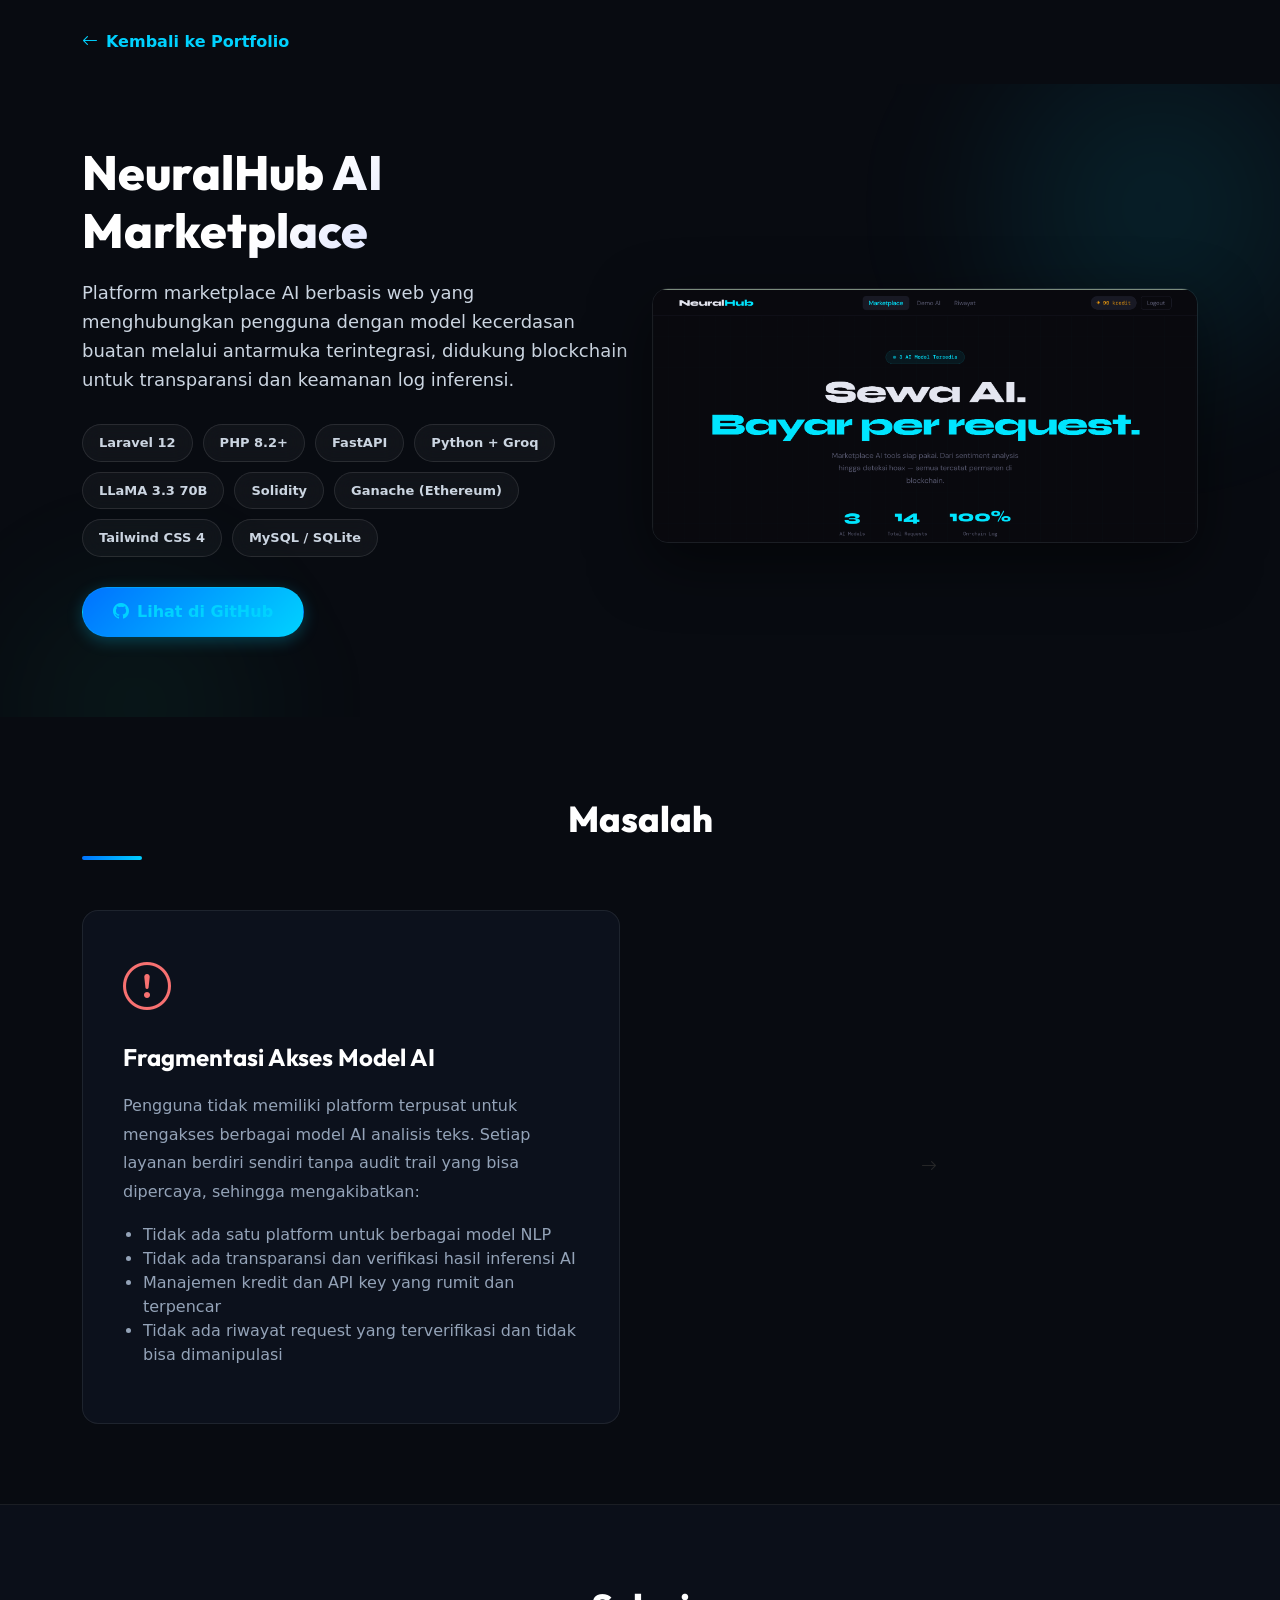
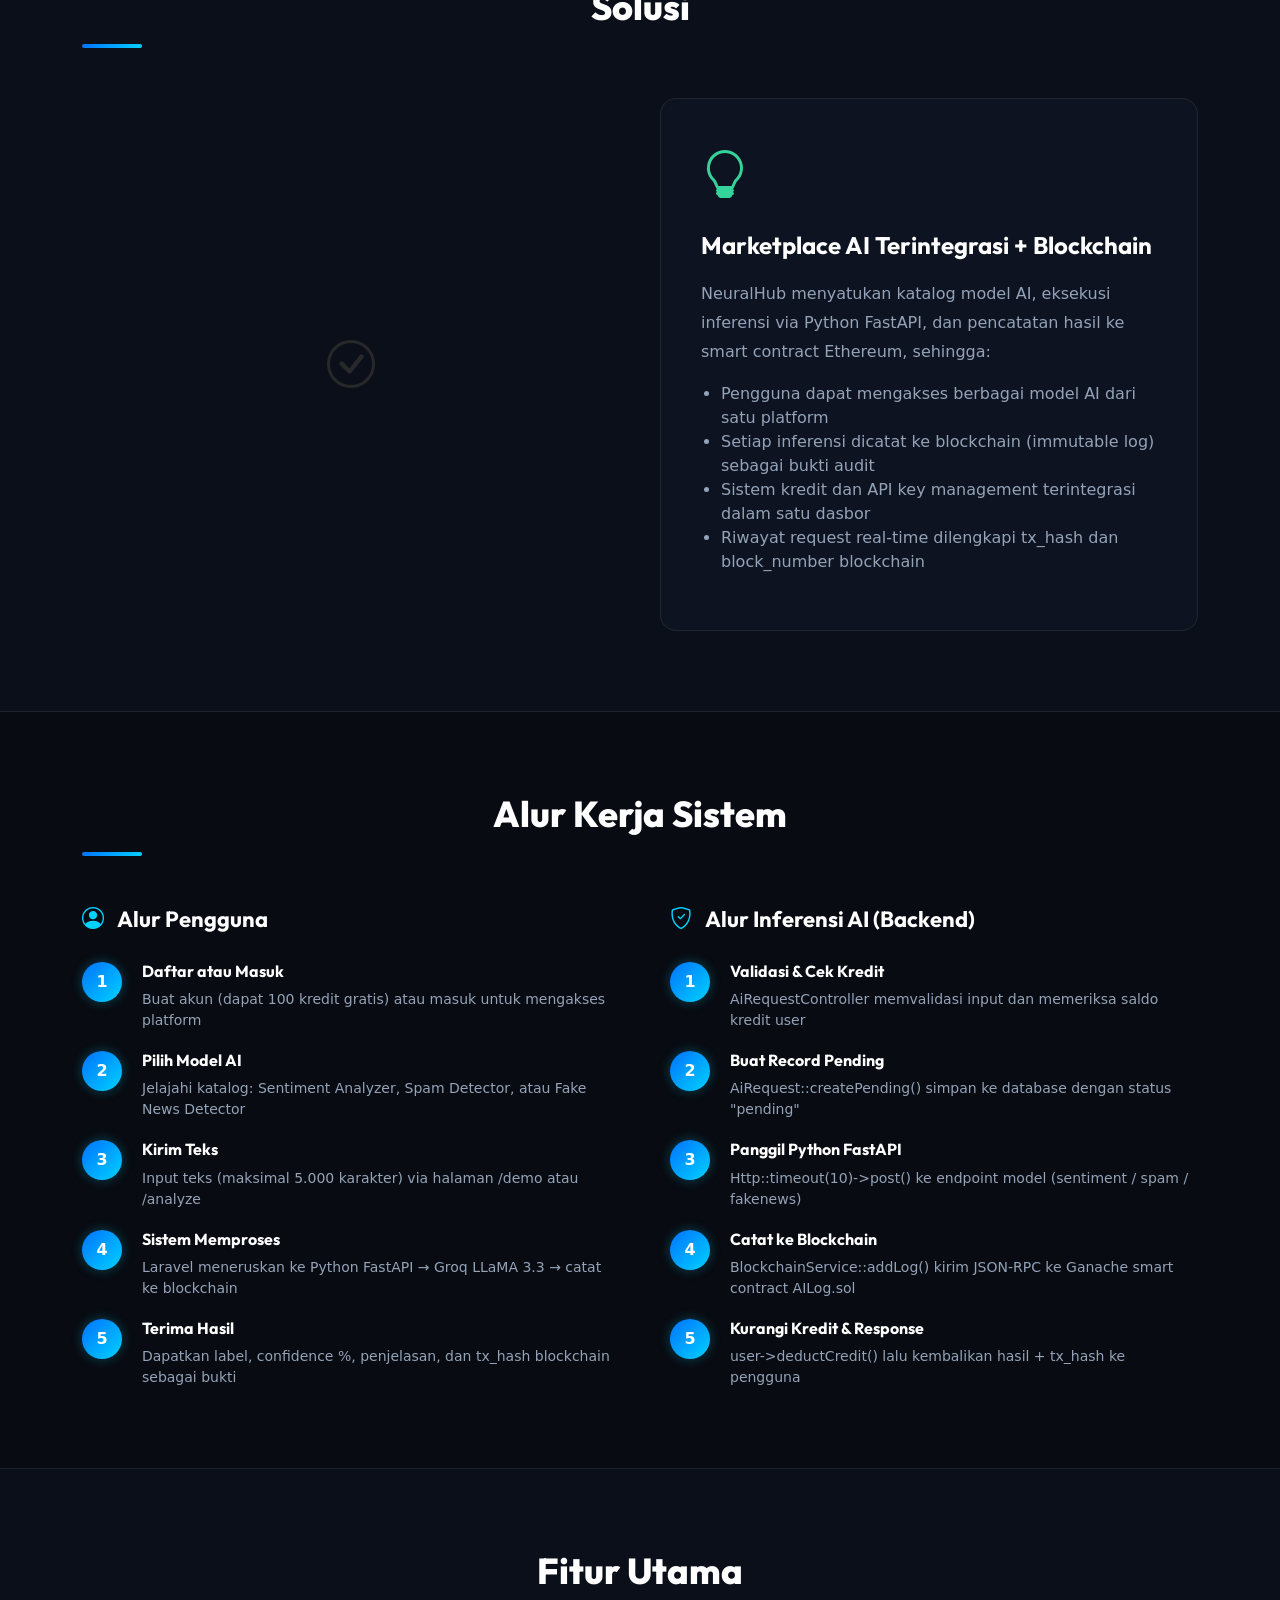
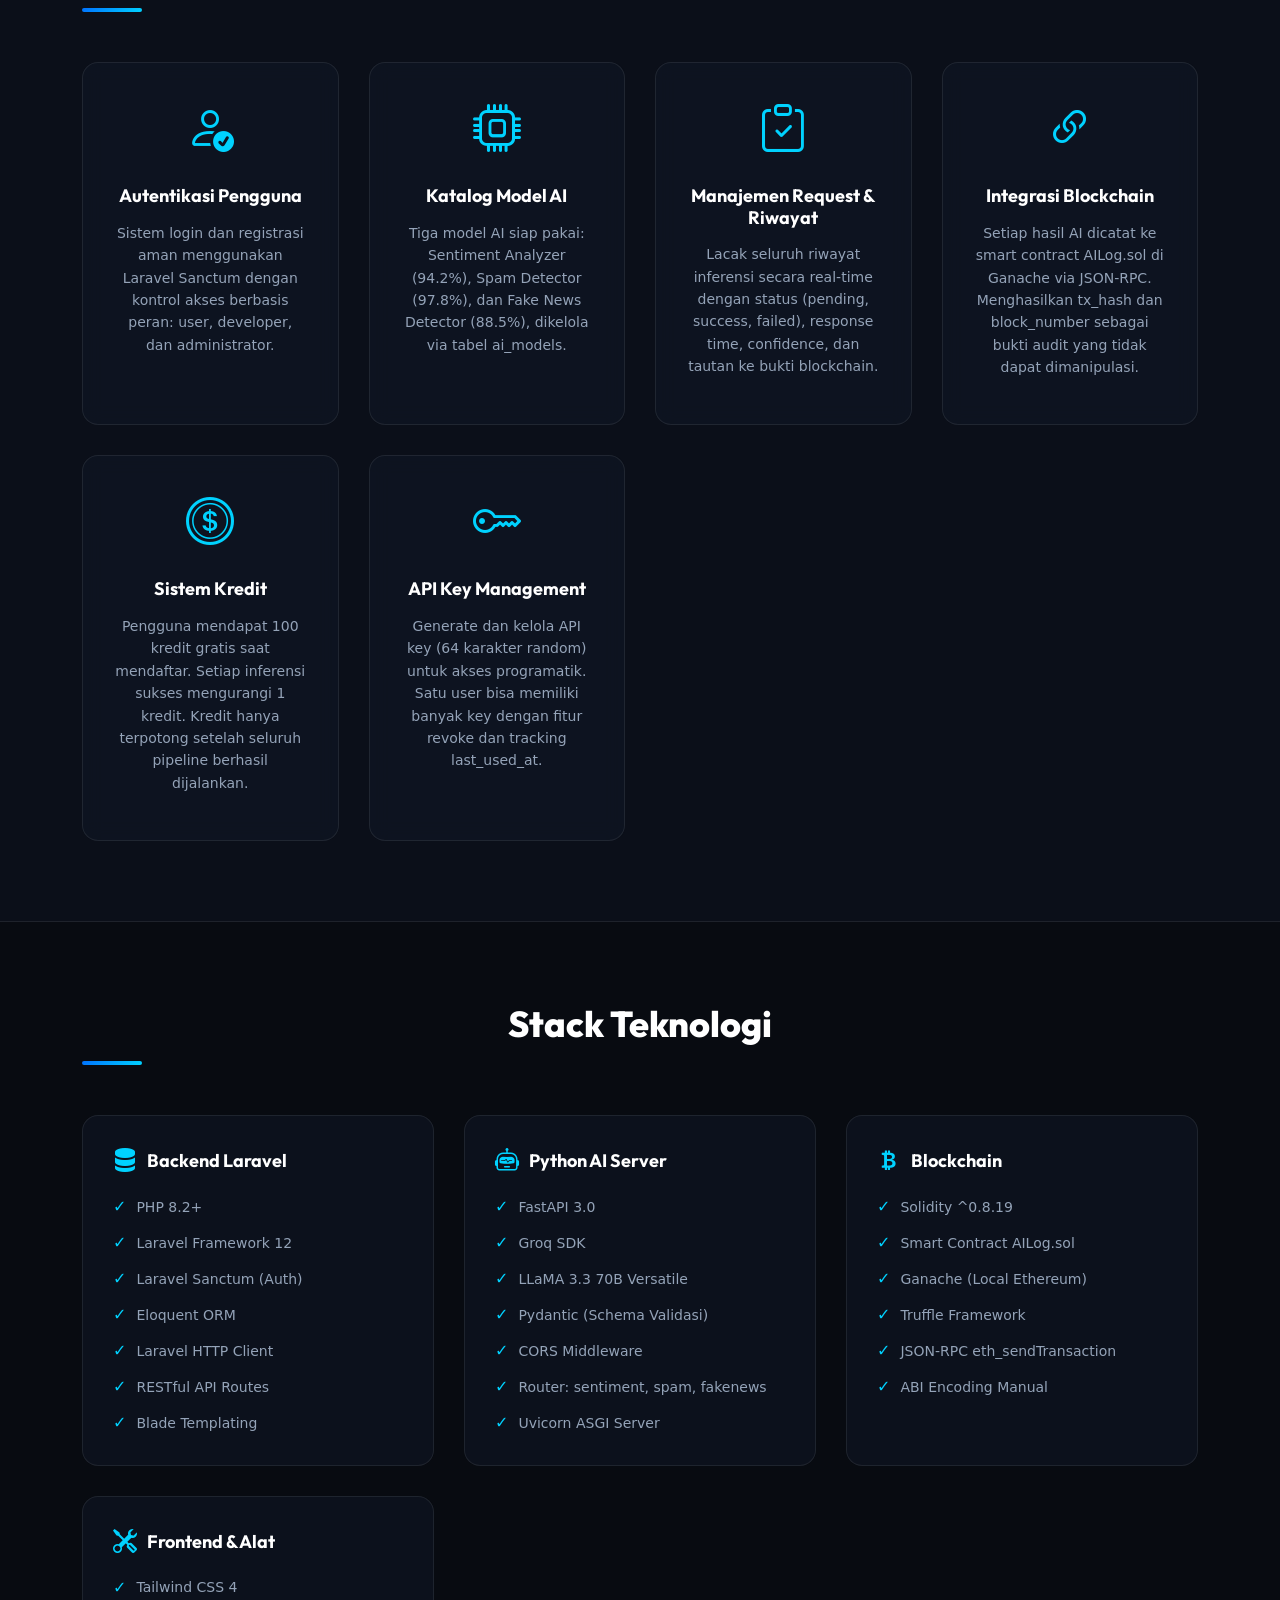
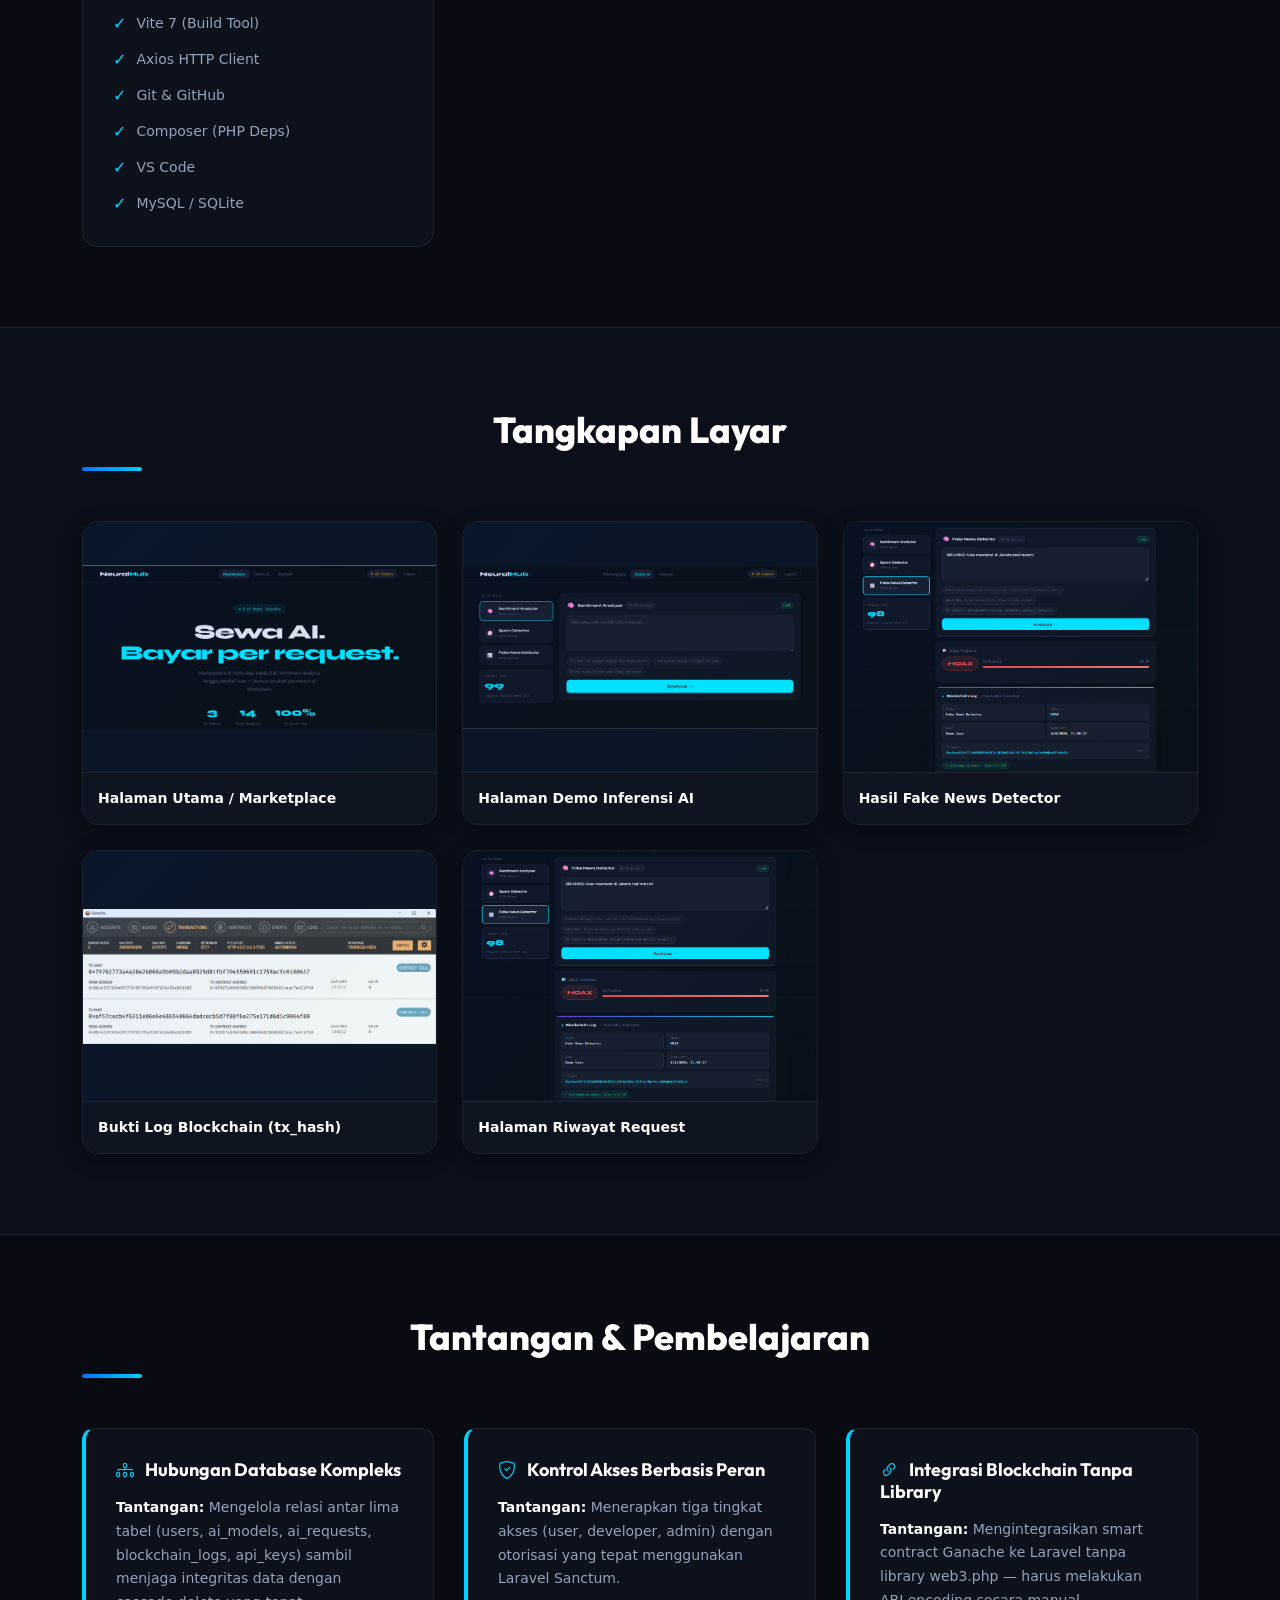
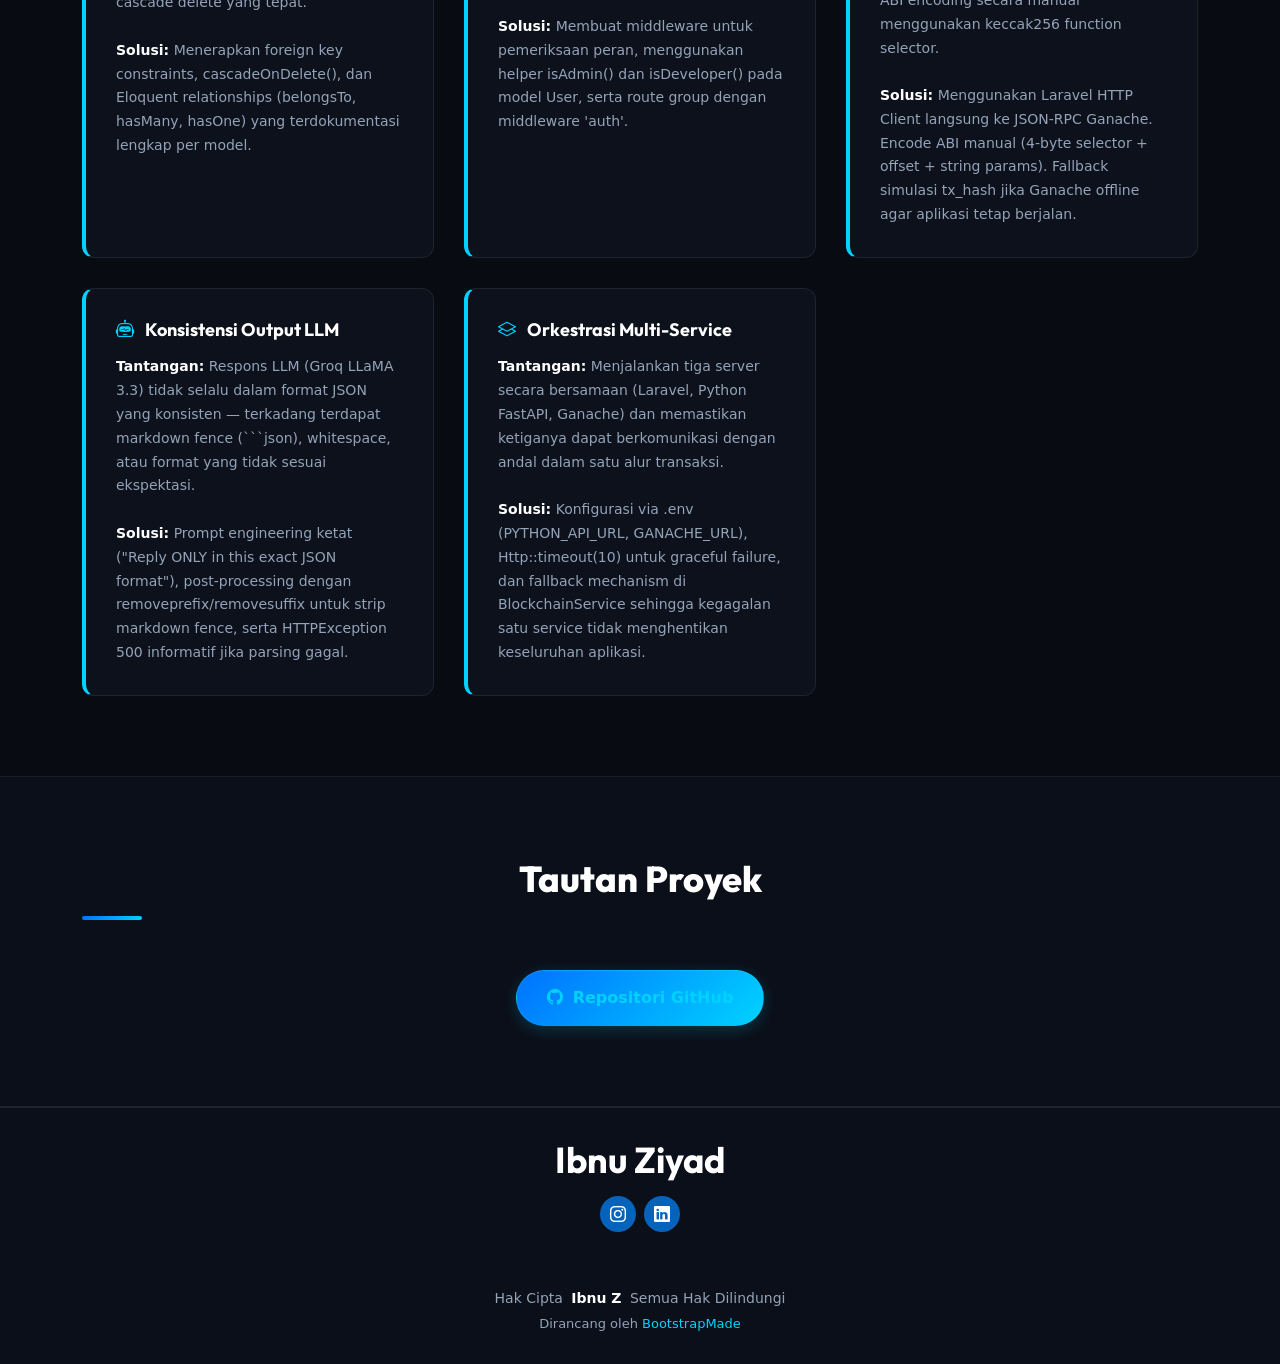
<file: project-integrate-ai.html>
﻿<!DOCTYPE html>
<html lang="id">

<head>
  <meta charset="utf-8">
  <meta content="width=device-width, initial-scale=1.0" name="viewport">
  <title>NeuralHub AI Marketplace - Detail Proyek</title>
  <meta content="Platform marketplace AI terintegrasi blockchain berbasis web" name="description">
  <meta content="portfolio, proyek, AI, blockchain, Laravel, FastAPI, Groq, NeuralHub" name="keywords">

  <!-- Favicons -->
  <link href="assets/img/favicon.png" rel="icon">
  <link href="assets/img/apple-touch-icon.png" rel="apple-touch-icon">

  <!-- Fonts -->
  <link href="https://fonts.googleapis.com" rel="preconnect">
  <link href="https://fonts.gstatic.com" rel="preconnect" crossorigin>
  <link href="https://fonts.googleapis.com/css2?family=Outfit:wght@300;400;500;600;700;800&family=Plus+Jakarta+Sans:ital,wght@0,300;0,400;0,500;0,600;0,700;0,800;1,400&display=swap" rel="stylesheet">

  <!-- Vendor CSS Files -->
  <link href="assets/vendor/bootstrap/css/bootstrap.min.css" rel="stylesheet">
  <link href="assets/vendor/bootstrap-icons/bootstrap-icons.css" rel="stylesheet">
  <link href="assets/vendor/aos/aos.css" rel="stylesheet">

  <!-- Main CSS File -->
  <link href="assets/css/main.css" rel="stylesheet">
  <link href="assets/css/project-detail.css" rel="stylesheet">
</head>

<body class="project-detail-page">

  <!-- Tombol Kembali -->
  <div class="container back-nav">
    <a href="index.html#portfolio" class="back-button">
      <i class="bi bi-arrow-left"></i>
      Kembali ke Portfolio
    </a>
  </div>

  <!-- Bagian Hero -->
  <section class="project-hero">
    <div class="container">
      <div class="row align-items-center">
        <div class="col-lg-6">
          <div class="hero-content">
            <h1>NeuralHub AI Marketplace</h1>
            <p>Platform marketplace AI berbasis web yang menghubungkan pengguna dengan model kecerdasan buatan melalui antarmuka terintegrasi, didukung blockchain untuk transparansi dan keamanan log inferensi.</p>

            <div class="tech-badges">
              <span class="tech-badge">Laravel 12</span>
              <span class="tech-badge">PHP 8.2+</span>
              <span class="tech-badge">FastAPI</span>
              <span class="tech-badge">Python + Groq</span>
              <span class="tech-badge">LLaMA 3.3 70B</span>
              <span class="tech-badge">Solidity</span>
              <span class="tech-badge">Ganache (Ethereum)</span>
              <span class="tech-badge">Tailwind CSS 4</span>
              <span class="tech-badge">MySQL / SQLite</span>
            </div>

            <div class="hero-buttons">
              <a href="https://github.com/" class="btn-primary-custom">
                <i class="bi bi-github"></i>
                Lihat di GitHub
              </a>
            </div>
          </div>
        </div>
        <div class="col-lg-6">
          <div class="hero-image">
            <img src="assets/img/portfolio/home-ai.png" alt="Pratinjau Proyek NeuralHub" loading="lazy">
          </div>
        </div>
      </div>
    </div>
  </section>

  <!-- Bagian Masalah -->
  <section class="project-section">
    <div class="container">
      <h2 class="section-title">Masalah</h2>
      <div class="problem-solution-grid">
        <div class="problem-card">
          <div class="problem-icon">
            <i class="bi bi-exclamation-circle"></i>
          </div>
          <h3>Fragmentasi Akses Model AI</h3>
          <p>Pengguna tidak memiliki platform terpusat untuk mengakses berbagai model AI analisis teks. Setiap layanan berdiri sendiri tanpa audit trail yang bisa dipercaya, sehingga mengakibatkan:</p>
          <ul style="margin-top: 15px; padding-left: 20px; color: var(--text-light);">
            <li>Tidak ada satu platform untuk berbagai model NLP</li>
            <li>Tidak ada transparansi dan verifikasi hasil inferensi AI</li>
            <li>Manajemen kredit dan API key yang rumit dan terpencar</li>
            <li>Tidak ada riwayat request yang terverifikasi dan tidak bisa dimanipulasi</li>
          </ul>
        </div>
        <div style="display: flex; align-items: center; justify-content: center;">
          <i class="bi bi-arrow-right" class="icon-arrow"></i>
        </div>
      </div>
    </div>
  </section>

  <!-- Bagian Solusi -->
  <section class="project-section" style="background: var(--light-gray);">
    <div class="container">
      <h2 class="section-title">Solusi</h2>
      <div class="problem-solution-grid">
        <div style="display: flex; align-items: center; justify-content: center;">
          <i class="bi bi-check-circle" class="icon-success" style="font-size: 48px;"></i>
        </div>
        <div class="solution-card">
          <div class="solution-icon">
            <i class="bi bi-lightbulb"></i>
          </div>
          <h3>Marketplace AI Terintegrasi + Blockchain</h3>
          <p>NeuralHub menyatukan katalog model AI, eksekusi inferensi via Python FastAPI, dan pencatatan hasil ke smart contract Ethereum, sehingga:</p>
          <ul style="margin-top: 15px; padding-left: 20px; color: var(--text-light);">
            <li>Pengguna dapat mengakses berbagai model AI dari satu platform</li>
            <li>Setiap inferensi dicatat ke blockchain (immutable log) sebagai bukti audit</li>
            <li>Sistem kredit dan API key management terintegrasi dalam satu dasbor</li>
            <li>Riwayat request real-time dilengkapi tx_hash dan block_number blockchain</li>
          </ul>
        </div>
      </div>
    </div>
  </section>

  <!-- Bagian Alur Sistem -->
  <section class="project-section">
    <div class="container">
      <h2 class="section-title">Alur Kerja Sistem</h2>
      <div class="flow-container">

        <!-- Alur Pengguna -->
        <div>
          <h3 class="flow-title">
            <i class="bi bi-person-circle" style="color: var(--soft-blue); margin-right: 10px;"></i>
            Alur Pengguna
          </h3>
          <div class="flow-steps">
            <div class="flow-step">
              <div class="step-number">1</div>
              <div class="step-content">
                <h4>Daftar atau Masuk</h4>
                <p>Buat akun (dapat 100 kredit gratis) atau masuk untuk mengakses platform</p>
              </div>
            </div>
            <div class="flow-step">
              <div class="step-number">2</div>
              <div class="step-content">
                <h4>Pilih Model AI</h4>
                <p>Jelajahi katalog: Sentiment Analyzer, Spam Detector, atau Fake News Detector</p>
              </div>
            </div>
            <div class="flow-step">
              <div class="step-number">3</div>
              <div class="step-content">
                <h4>Kirim Teks</h4>
                <p>Input teks (maksimal 5.000 karakter) via halaman /demo atau /analyze</p>
              </div>
            </div>
            <div class="flow-step">
              <div class="step-number">4</div>
              <div class="step-content">
                <h4>Sistem Memproses</h4>
                <p>Laravel meneruskan ke Python FastAPI → Groq LLaMA 3.3 → catat ke blockchain</p>
              </div>
            </div>
            <div class="flow-step">
              <div class="step-number">5</div>
              <div class="step-content">
                <h4>Terima Hasil</h4>
                <p>Dapatkan label, confidence %, penjelasan, dan tx_hash blockchain sebagai bukti</p>
              </div>
            </div>
          </div>
        </div>

        <!-- Alur Admin -->
        <div>
          <h3 class="flow-title">
            <i class="bi bi-shield-check" style="color: var(--soft-blue); margin-right: 10px;"></i>
            Alur Inferensi AI (Backend)
          </h3>
          <div class="flow-steps">
            <div class="flow-step">
              <div class="step-number">1</div>
              <div class="step-content">
                <h4>Validasi & Cek Kredit</h4>
                <p>AiRequestController memvalidasi input dan memeriksa saldo kredit user</p>
              </div>
            </div>
            <div class="flow-step">
              <div class="step-number">2</div>
              <div class="step-content">
                <h4>Buat Record Pending</h4>
                <p>AiRequest::createPending() simpan ke database dengan status "pending"</p>
              </div>
            </div>
            <div class="flow-step">
              <div class="step-number">3</div>
              <div class="step-content">
                <h4>Panggil Python FastAPI</h4>
                <p>Http::timeout(10)->post() ke endpoint model (sentiment / spam / fakenews)</p>
              </div>
            </div>
            <div class="flow-step">
              <div class="step-number">4</div>
              <div class="step-content">
                <h4>Catat ke Blockchain</h4>
                <p>BlockchainService::addLog() kirim JSON-RPC ke Ganache smart contract AILog.sol</p>
              </div>
            </div>
            <div class="flow-step">
              <div class="step-number">5</div>
              <div class="step-content">
                <h4>Kurangi Kredit & Response</h4>
                <p>user->deductCredit() lalu kembalikan hasil + tx_hash ke pengguna</p>
              </div>
            </div>
          </div>
        </div>

      </div>
    </div>
  </section>

  <!-- Bagian Fitur -->
  <section class="project-section" style="background: var(--light-gray);">
    <div class="container">
      <h2 class="section-title">Fitur Utama</h2>
      <div class="features-grid">

        <div class="feature-card">
          <div class="feature-icon">
            <i class="bi bi-person-check"></i>
          </div>
          <h4>Autentikasi Pengguna</h4>
          <p>Sistem login dan registrasi aman menggunakan Laravel Sanctum dengan kontrol akses berbasis peran: user, developer, dan administrator.</p>
        </div>

        <div class="feature-card">
          <div class="feature-icon">
            <i class="bi bi-cpu"></i>
          </div>
          <h4>Katalog Model AI</h4>
          <p>Tiga model AI siap pakai: Sentiment Analyzer (94.2%), Spam Detector (97.8%), dan Fake News Detector (88.5%), dikelola via tabel ai_models.</p>
        </div>

        <div class="feature-card">
          <div class="feature-icon">
            <i class="bi bi-clipboard-check"></i>
          </div>
          <h4>Manajemen Request & Riwayat</h4>
          <p>Lacak seluruh riwayat inferensi secara real-time dengan status (pending, success, failed), response time, confidence, dan tautan ke bukti blockchain.</p>
        </div>

        <div class="feature-card">
          <div class="feature-icon">
            <i class="bi bi-link-45deg"></i>
          </div>
          <h4>Integrasi Blockchain</h4>
          <p>Setiap hasil AI dicatat ke smart contract AILog.sol di Ganache via JSON-RPC. Menghasilkan tx_hash dan block_number sebagai bukti audit yang tidak dapat dimanipulasi.</p>
        </div>

        <div class="feature-card">
          <div class="feature-icon">
            <i class="bi bi-coin"></i>
          </div>
          <h4>Sistem Kredit</h4>
          <p>Pengguna mendapat 100 kredit gratis saat mendaftar. Setiap inferensi sukses mengurangi 1 kredit. Kredit hanya terpotong setelah seluruh pipeline berhasil dijalankan.</p>
        </div>

        <div class="feature-card">
          <div class="feature-icon">
            <i class="bi bi-key"></i>
          </div>
          <h4>API Key Management</h4>
          <p>Generate dan kelola API key (64 karakter random) untuk akses programatik. Satu user bisa memiliki banyak key dengan fitur revoke dan tracking last_used_at.</p>
        </div>

      </div>
    </div>
  </section>

  <!-- Bagian Stack Teknologi -->
  <section class="project-section">
    <div class="container">
      <h2 class="section-title">Stack Teknologi</h2>
      <div class="tech-stack-grid">

        <div class="tech-category">
          <h4>
            <span class="tech-category-icon"><i class="bi bi-server"></i></span>
            Backend Laravel
          </h4>
          <div class="tech-list">
            <div class="tech-item">PHP 8.2+</div>
            <div class="tech-item">Laravel Framework 12</div>
            <div class="tech-item">Laravel Sanctum (Auth)</div>
            <div class="tech-item">Eloquent ORM</div>
            <div class="tech-item">Laravel HTTP Client</div>
            <div class="tech-item">RESTful API Routes</div>
            <div class="tech-item">Blade Templating</div>
          </div>
        </div>

        <div class="tech-category">
          <h4>
            <span class="tech-category-icon"><i class="bi bi-robot"></i></span>
            Python AI Server
          </h4>
          <div class="tech-list">
            <div class="tech-item">FastAPI 3.0</div>
            <div class="tech-item">Groq SDK</div>
            <div class="tech-item">LLaMA 3.3 70B Versatile</div>
            <div class="tech-item">Pydantic (Schema Validasi)</div>
            <div class="tech-item">CORS Middleware</div>
            <div class="tech-item">Router: sentiment, spam, fakenews</div>
            <div class="tech-item">Uvicorn ASGI Server</div>
          </div>
        </div>

        <div class="tech-category">
          <h4>
            <span class="tech-category-icon"><i class="bi bi-currency-bitcoin"></i></span>
            Blockchain
          </h4>
          <div class="tech-list">
            <div class="tech-item">Solidity ^0.8.19</div>
            <div class="tech-item">Smart Contract AILog.sol</div>
            <div class="tech-item">Ganache (Local Ethereum)</div>
            <div class="tech-item">Truffle Framework</div>
            <div class="tech-item">JSON-RPC eth_sendTransaction</div>
            <div class="tech-item">ABI Encoding Manual</div>
          </div>
        </div>

        <div class="tech-category">
          <h4>
            <span class="tech-category-icon"><i class="bi bi-tools"></i></span>
            Frontend & Alat
          </h4>
          <div class="tech-list">
            <div class="tech-item">Tailwind CSS 4</div>
            <div class="tech-item">Vite 7 (Build Tool)</div>
            <div class="tech-item">Axios HTTP Client</div>
            <div class="tech-item">Git & GitHub</div>
            <div class="tech-item">Composer (PHP Deps)</div>
            <div class="tech-item">VS Code</div>
            <div class="tech-item">MySQL / SQLite</div>
          </div>
        </div>

      </div>
    </div>
  </section>

  <!-- Bagian Tangkapan Layar -->
  <section class="project-section" style="background: var(--light-gray);">
    <div class="container">
      <h2 class="section-title">Tangkapan Layar</h2>
      <div class="screenshots-grid">

        <div class="screenshot-card">
          <div class="screenshot-image">
            <img src="assets/img/portfolio/home-ai.png" width="100%" alt="Halaman Utama NeuralHub">
          </div>
          <div class="screenshot-label">Halaman Utama / Marketplace</div>
        </div>

        <div class="screenshot-card">
          <div class="screenshot-image">
            <img src="assets/img/portfolio/demo-ai.png" width="100%" alt="Halaman Demo AI">
          </div>
          <div class="screenshot-label">Halaman Demo Inferensi AI</div>
        </div>

        <div class="screenshot-card">
          <div class="screenshot-image">
            <img src="assets/img/portfolio/hasil-ai.png" width="100%" alt="Hasil Sentiment Analyzer">
          </div>
          <div class="screenshot-label">Hasil Fake News Detector</div>
        </div>


        <div class="screenshot-card">
          <div class="screenshot-image">
            <img src="assets/img/portfolio/hasil-blockchain.png" width="100%" alt="Log Blockchain">
          </div>
          <div class="screenshot-label">Bukti Log Blockchain (tx_hash)</div>
        </div>

        <div class="screenshot-card">
          <div class="screenshot-image">
            <img src="assets/img/portfolio/hasil-ai.png" width="100%" alt="Riwayat Request">
          </div>
          <div class="screenshot-label">Halaman Riwayat Request</div>
        </div>

      </div>
    </div>
  </section>

  <!-- Bagian Tantangan & Pembelajaran -->
  <section class="project-section">
    <div class="container">
      <h2 class="section-title">Tantangan & Pembelajaran</h2>
      <div class="challenges-grid">

        <div class="challenge-card">
          <h4>
            <i class="bi bi-diagram-3" style="color: var(--soft-blue); margin-right: 8px;"></i>
            Hubungan Database Kompleks
          </h4>
          <p>
            <strong>Tantangan:</strong> Mengelola relasi antar lima tabel (users, ai_models, ai_requests, blockchain_logs, api_keys) sambil menjaga integritas data dengan cascade delete yang tepat.
            <br><br>
            <strong>Solusi:</strong> Menerapkan foreign key constraints, cascadeOnDelete(), dan Eloquent relationships (belongsTo, hasMany, hasOne) yang terdokumentasi lengkap per model.
          </p>
        </div>

        <div class="challenge-card">
          <h4>
            <i class="bi bi-shield-check" style="color: var(--soft-blue); margin-right: 8px;"></i>
            Kontrol Akses Berbasis Peran
          </h4>
          <p>
            <strong>Tantangan:</strong> Menerapkan tiga tingkat akses (user, developer, admin) dengan otorisasi yang tepat menggunakan Laravel Sanctum.
            <br><br>
            <strong>Solusi:</strong> Membuat middleware untuk pemeriksaan peran, menggunakan helper isAdmin() dan isDeveloper() pada model User, serta route group dengan middleware 'auth'.
          </p>
        </div>

        <div class="challenge-card">
          <h4>
            <i class="bi bi-link-45deg" style="color: var(--soft-blue); margin-right: 8px;"></i>
            Integrasi Blockchain Tanpa Library
          </h4>
          <p>
            <strong>Tantangan:</strong> Mengintegrasikan smart contract Ganache ke Laravel tanpa library web3.php — harus melakukan ABI encoding secara manual menggunakan keccak256 function selector.
            <br><br>
            <strong>Solusi:</strong> Menggunakan Laravel HTTP Client langsung ke JSON-RPC Ganache. Encode ABI manual (4-byte selector + offset + string params). Fallback simulasi tx_hash jika Ganache offline agar aplikasi tetap berjalan.
          </p>
        </div>

        <div class="challenge-card">
          <h4>
            <i class="bi bi-robot" style="color: var(--soft-blue); margin-right: 8px;"></i>
            Konsistensi Output LLM
          </h4>
          <p>
            <strong>Tantangan:</strong> Respons LLM (Groq LLaMA 3.3) tidak selalu dalam format JSON yang konsisten — terkadang terdapat markdown fence (```json), whitespace, atau format yang tidak sesuai ekspektasi.
            <br><br>
            <strong>Solusi:</strong> Prompt engineering ketat ("Reply ONLY in this exact JSON format"), post-processing dengan removeprefix/removesuffix untuk strip markdown fence, serta HTTPException 500 informatif jika parsing gagal.
          </p>
        </div>

        <div class="challenge-card">
          <h4>
            <i class="bi bi-layers" style="color: var(--soft-blue); margin-right: 8px;"></i>
            Orkestrasi Multi-Service
          </h4>
          <p>
            <strong>Tantangan:</strong> Menjalankan tiga server secara bersamaan (Laravel, Python FastAPI, Ganache) dan memastikan ketiganya dapat berkomunikasi dengan andal dalam satu alur transaksi.
            <br><br>
            <strong>Solusi:</strong> Konfigurasi via .env (PYTHON_API_URL, GANACHE_URL), Http::timeout(10) untuk graceful failure, dan fallback mechanism di BlockchainService sehingga kegagalan satu service tidak menghentikan keseluruhan aplikasi.
          </p>
        </div>

      </div>
    </div>
  </section>

  <!-- Bagian Tautan Proyek -->
  <section class="project-section" style="background: var(--light-gray);">
    <div class="container">
      <h2 class="section-title">Tautan Proyek</h2>
      <div class="links-container">
        <a href="https://github.com/" class="link-button">
          <i class="bi bi-github"></i>
          Repositori GitHub
        </a>
      </div>
    </div>
  </section>

  <!-- Footer -->
  <footer id="footer" class="footer position-relative light-background">
    <div class="container">
      <h3 class="sitename">Ibnu Ziyad</h3>
      <div class="social-links d-flex justify-content-center">
        <a href=""><i class="bi bi-instagram"></i></a>
        <a href=""><i class="bi bi-linkedin"></i></a>
      </div>
      <div class="container">
        <div class="copyright">
          <span>Hak Cipta</span> <strong class="px-1 sitename">Ibnu Z</strong> <span>Semua Hak Dilindungi</span>
        </div>
        <div class="credits">
          Dirancang oleh <a href="https://bootstrapmade.com/">BootstrapMade</a>
        </div>
      </div>
    </div>
  </footer>

  <!-- Tombol Gulir ke Atas -->
  <a href="#" id="scroll-top" class="scroll-top d-flex align-items-center justify-content-center"><i class="bi bi-arrow-up-short"></i></a>

  <!-- Preloader -->
  <div id="preloader"></div>

  <!-- File JS Vendor -->
  <script src="assets/vendor/bootstrap/js/bootstrap.bundle.min.js"></script>
  <script src="assets/vendor/aos/aos.js"></script>

  <!-- File JS Utama -->
  <script src="assets/js/main.js"></script>
  <script src="assets/js/project-detail.js"></script>

</body>

</html>
</file>
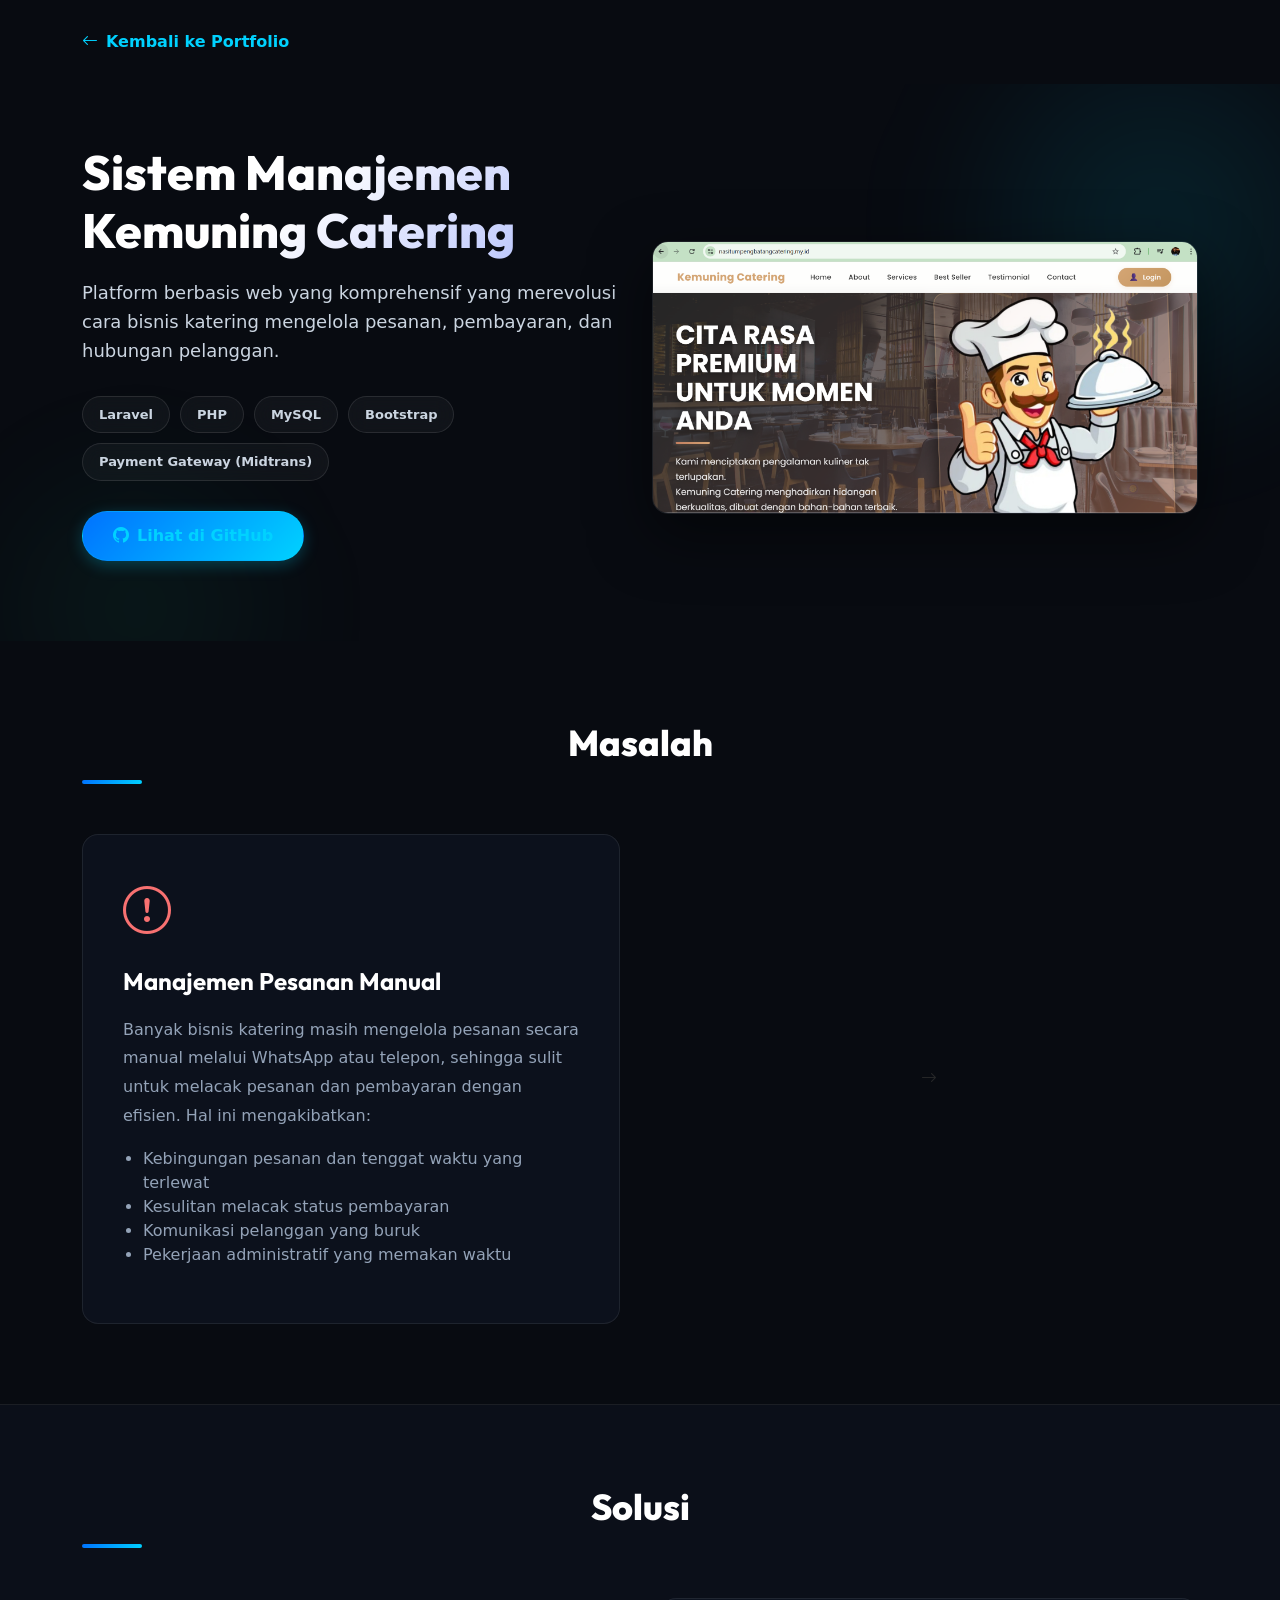
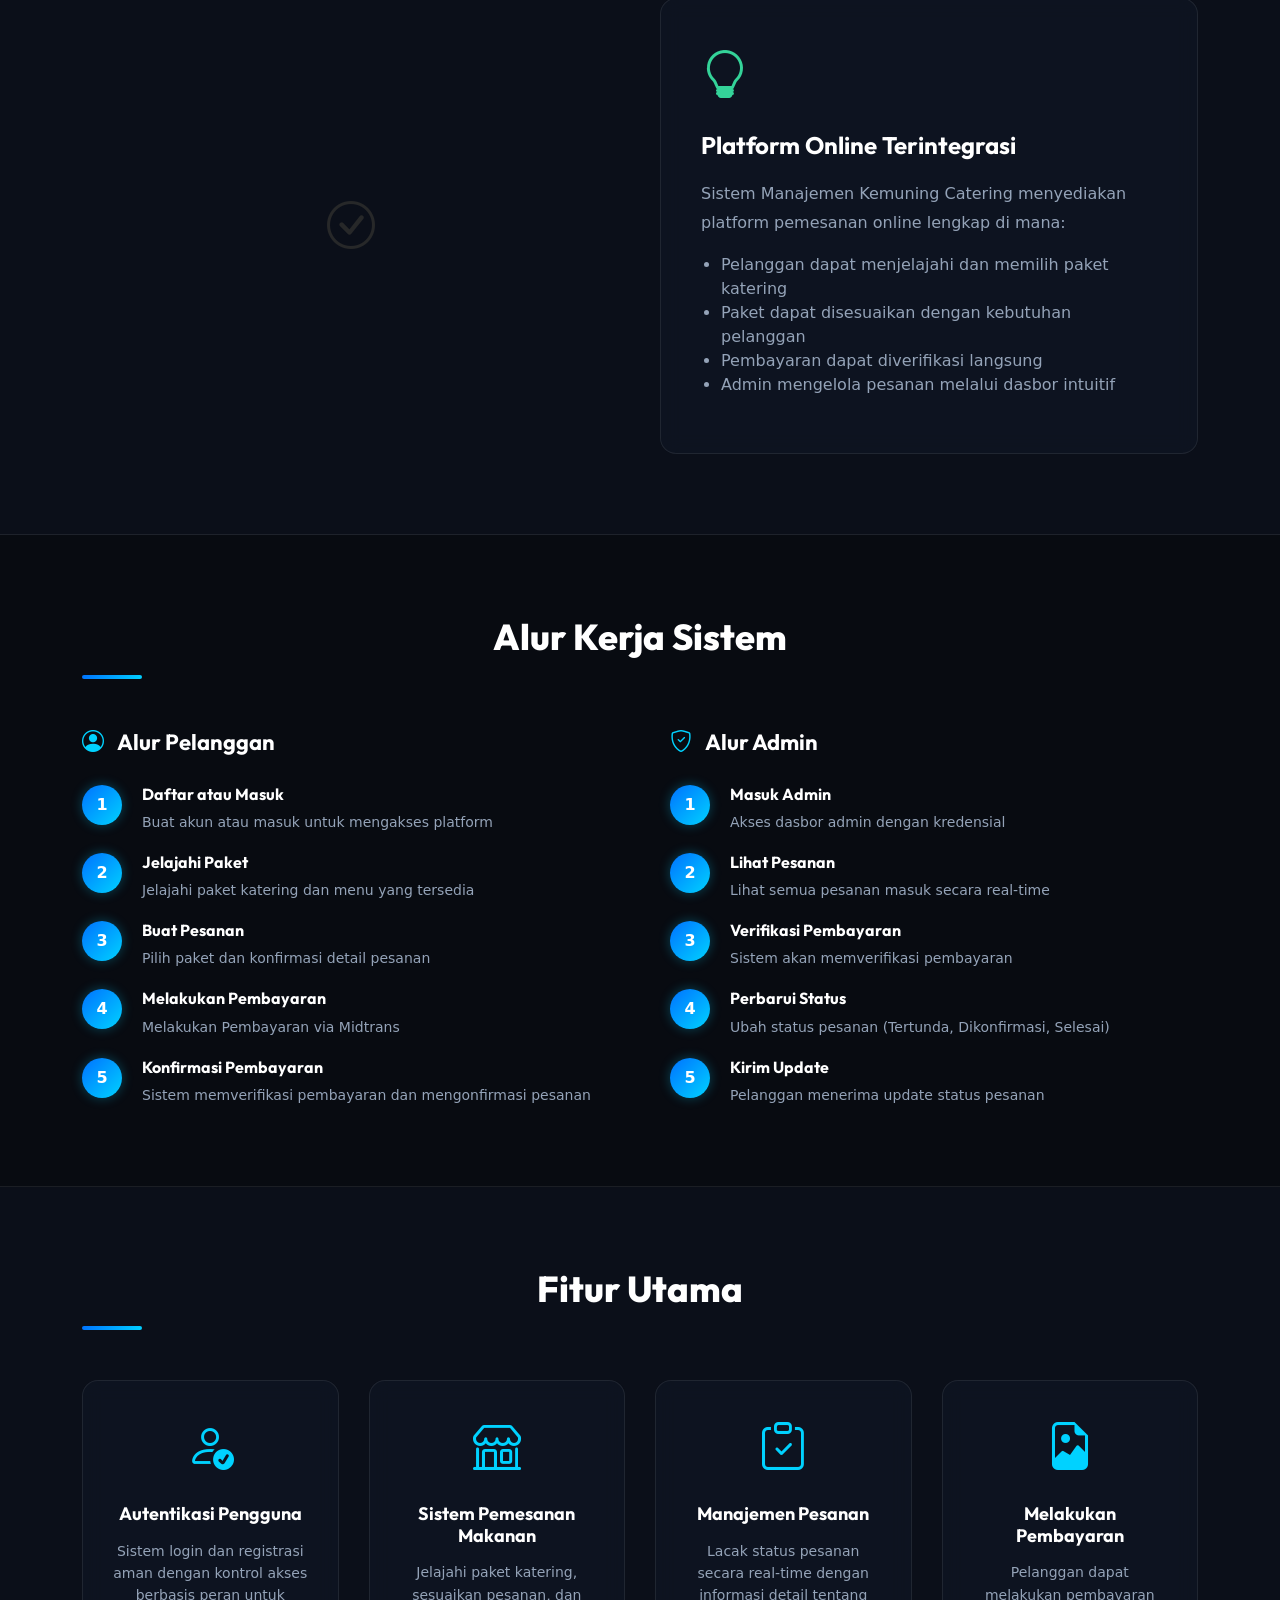
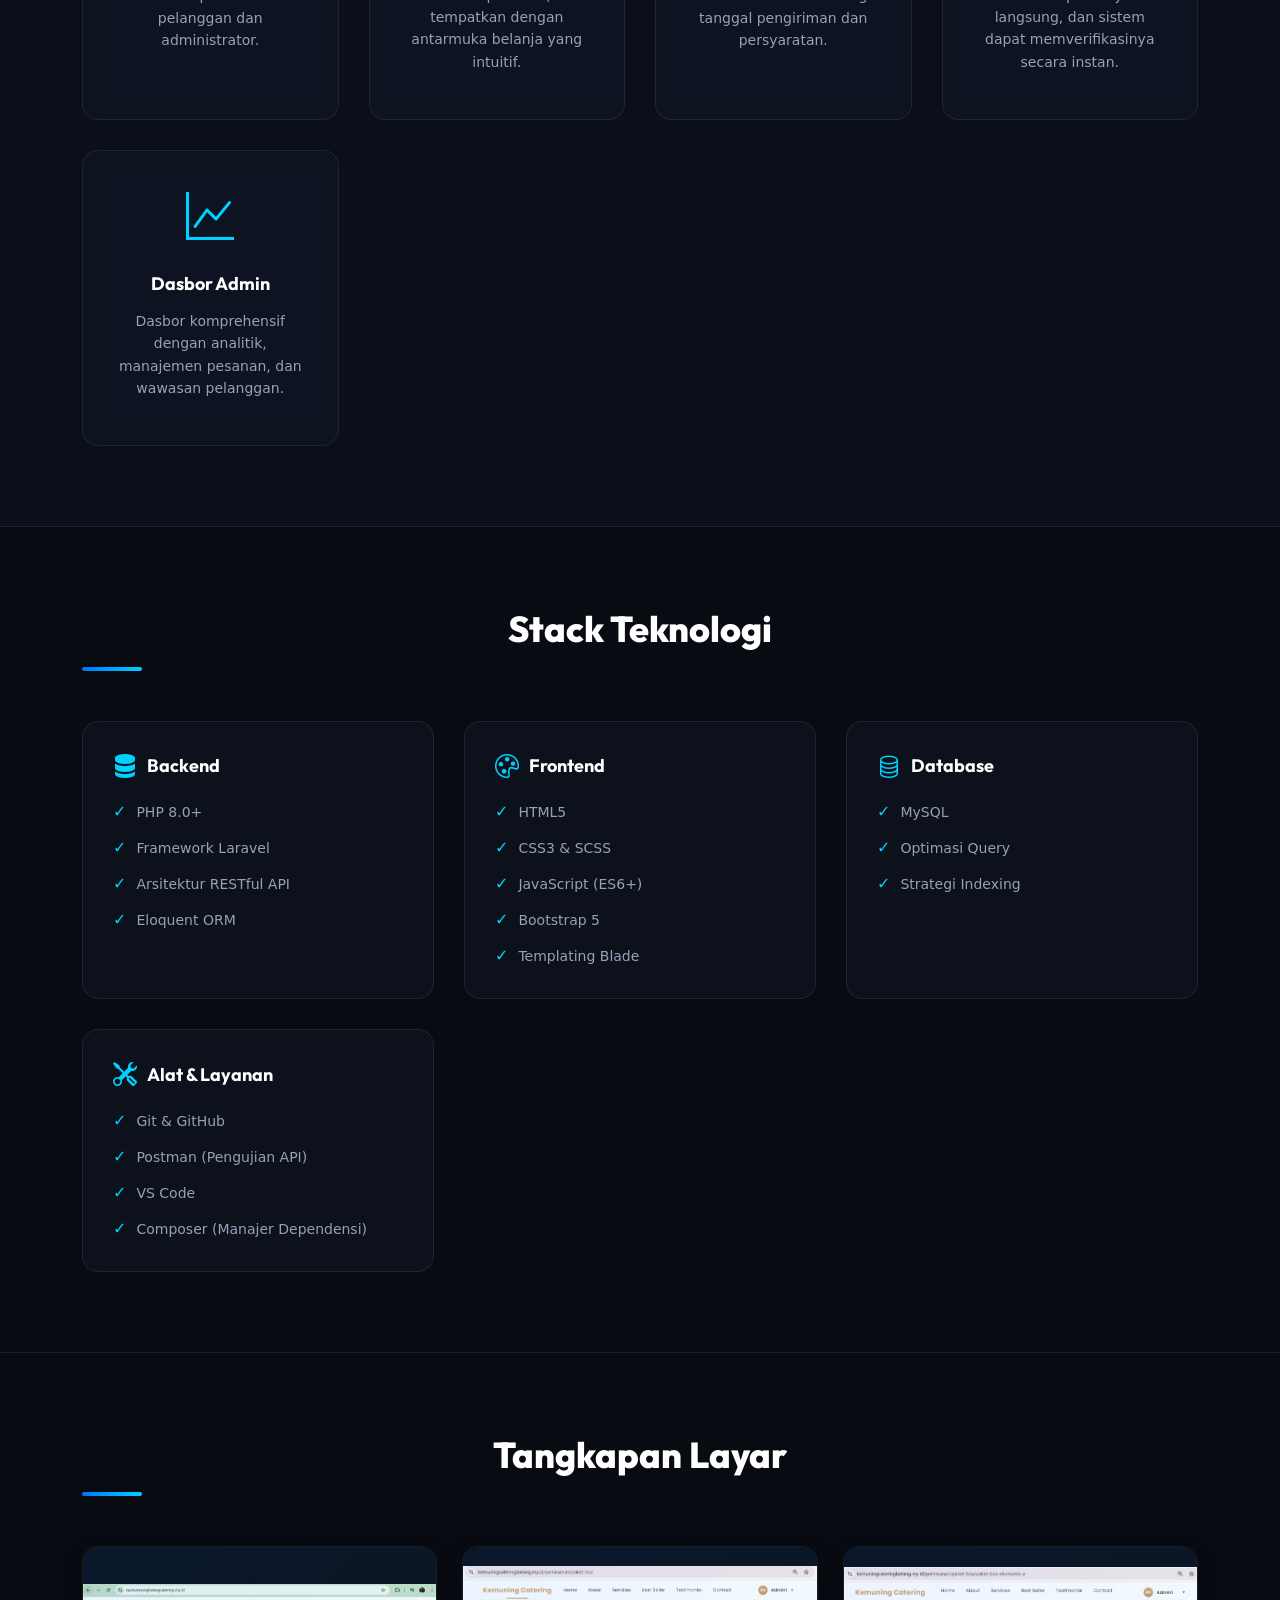
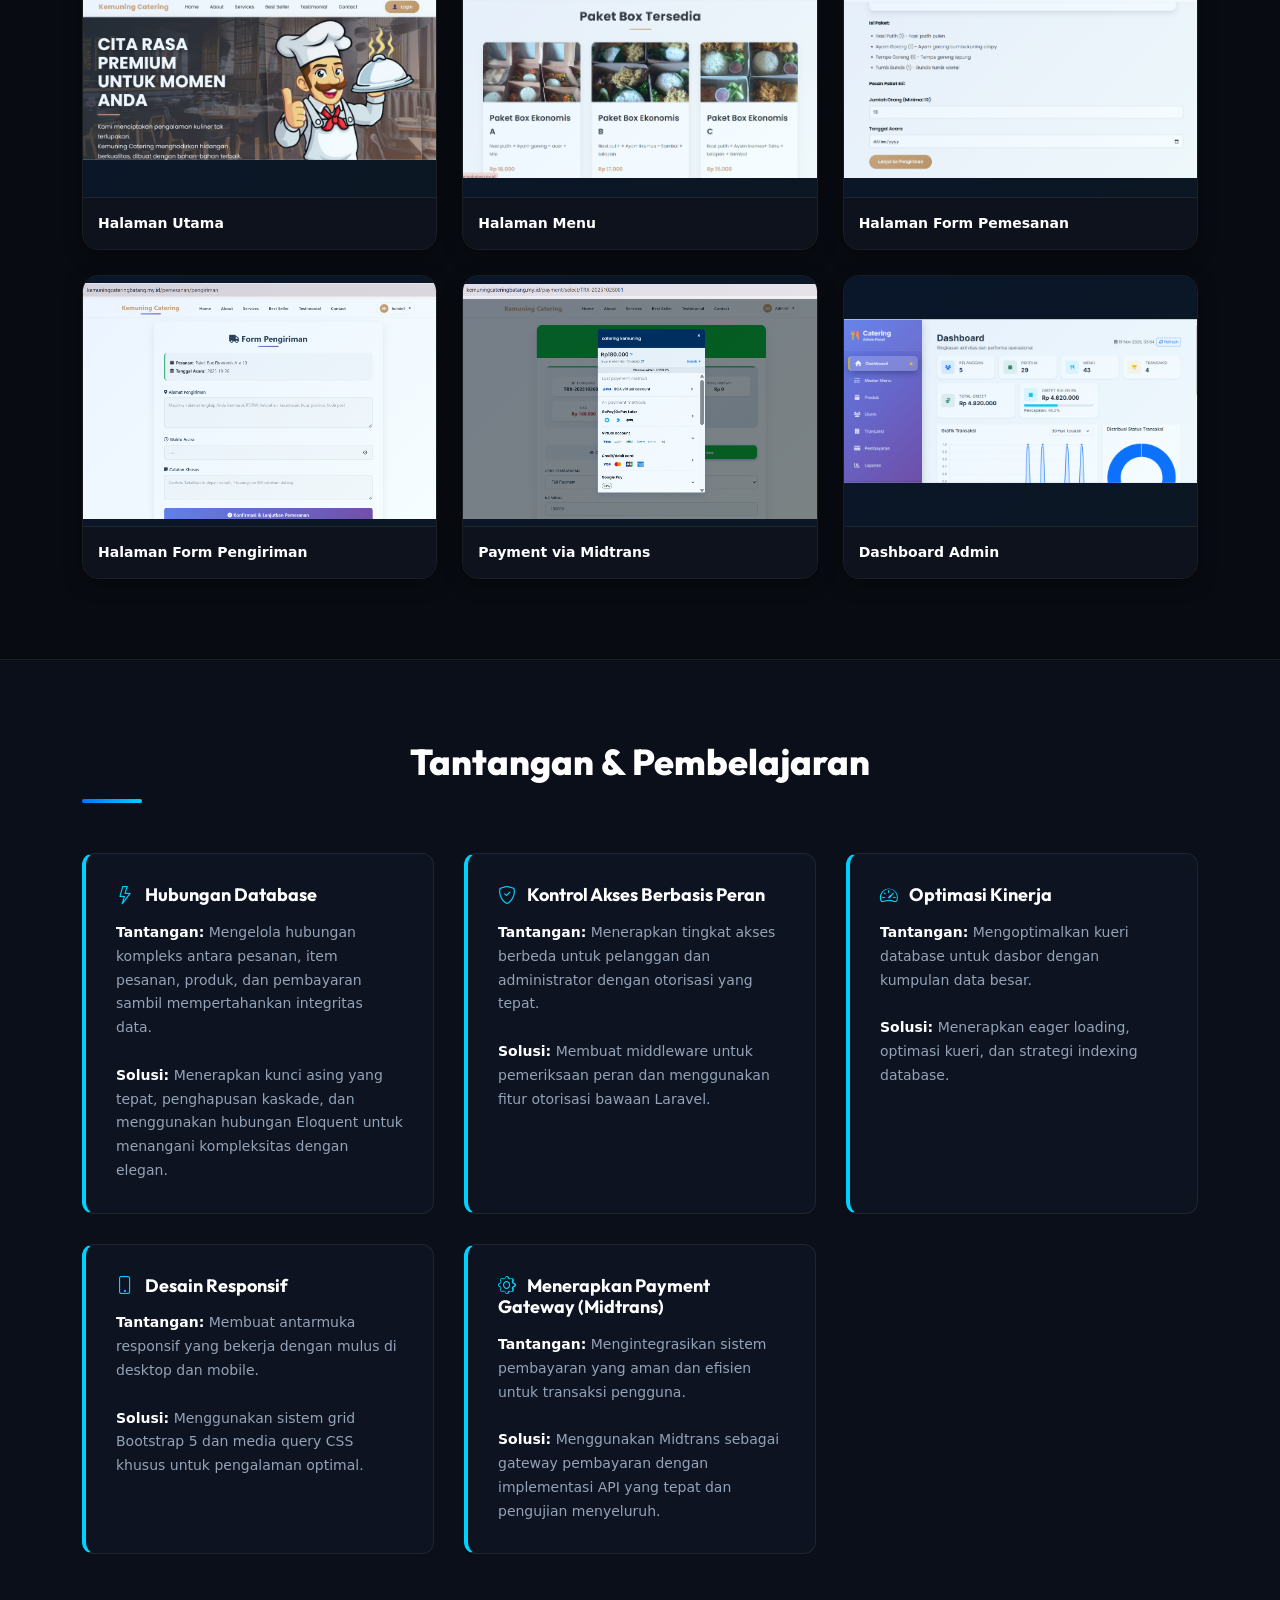
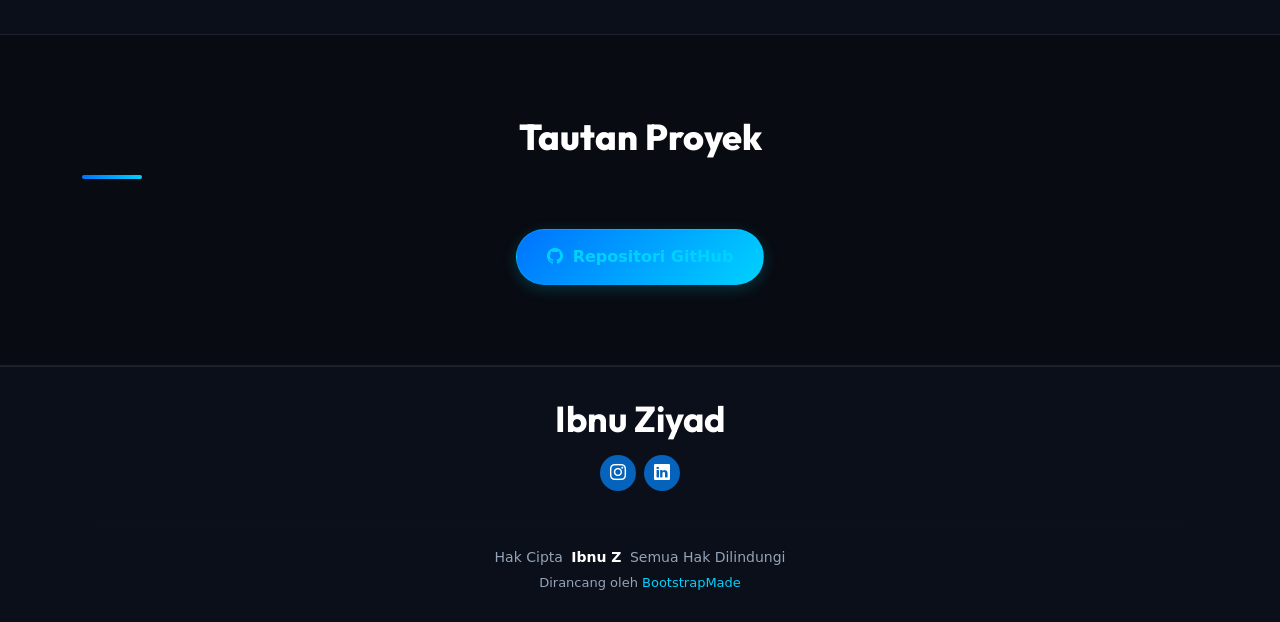
<file: project-kemuning.html>
﻿<!DOCTYPE html>
<html lang="id">

<head>
  <meta charset="utf-8">
  <meta content="width=device-width, initial-scale=1.0" name="viewport">
  <title>Sistem Manajemen Kemuning Catering - Detail Proyek</title>
  <meta content="Sistem pemesanan katering berbasis web yang profesional" name="description">
  <meta content="portfolio, proyek, katering, sistem manajemen" name="keywords">

  <!-- Favicons -->
  <link href="assets/img/favicon.png" rel="icon">
  <link href="assets/img/apple-touch-icon.png" rel="apple-touch-icon">

  <!-- Fonts -->
  <link href="https://fonts.googleapis.com" rel="preconnect">
  <link href="https://fonts.gstatic.com" rel="preconnect" crossorigin>
  <link href="https://fonts.googleapis.com/css2?family=Outfit:wght@300;400;500;600;700;800&family=Plus+Jakarta+Sans:ital,wght@0,300;0,400;0,500;0,600;0,700;0,800;1,400&display=swap" rel="stylesheet">

  <!-- Vendor CSS Files -->
  <link href="assets/vendor/bootstrap/css/bootstrap.min.css" rel="stylesheet">
  <link href="assets/vendor/bootstrap-icons/bootstrap-icons.css" rel="stylesheet">
  <link href="assets/vendor/aos/aos.css" rel="stylesheet">

  <!-- Main CSS File -->
  <link href="assets/css/main.css" rel="stylesheet">
  <link href="assets/css/project-detail.css" rel="stylesheet">
</head>

<body class="project-detail-page">

  <!-- Tombol Kembali -->
  <div class="container back-nav">
    <a href="index.html#portfolio" class="back-button">
      <i class="bi bi-arrow-left"></i>
      Kembali ke Portfolio
    </a>
  </div>

  <!-- Bagian Hero -->
  <section class="project-hero">
    <div class="container">
      <div class="row align-items-center">
        <div class="col-lg-6">
          <div class="hero-content">
            <h1>Sistem Manajemen Kemuning Catering</h1>
            <p>Platform berbasis web yang komprehensif yang merevolusi cara bisnis katering mengelola pesanan, pembayaran, dan hubungan pelanggan.</p>
            
            <div class="tech-badges">
              <span class="tech-badge">Laravel</span>
              <span class="tech-badge">PHP</span>
              <span class="tech-badge">MySQL</span>
              <span class="tech-badge">Bootstrap</span>
              <span class="tech-badge">Payment Gateway (Midtrans)</span>
            </div>

            <div class="hero-buttons">
              <a href="https://github.com/MrZiy16/Kemuning-catering-landing-pagee" class="btn-primary-custom">
                <i class="bi bi-github"></i>
                Lihat di GitHub
              </a>
           
            </div>
          </div>
        </div>
        <div class="col-lg-6">
          <div class="hero-image">
            <img src="assets/img/portfolio/home-catering.png" alt="Pratinjau Proyek" loading="lazy">
          </div>
        </div>
      </div>
    </div>
  </section>

  <!-- Bagian Masalah -->
  <section class="project-section">
    <div class="container">
      <h2 class="section-title">Masalah</h2>
      <div class="problem-solution-grid">
        <div class="problem-card">
          <div class="problem-icon">
            <i class="bi bi-exclamation-circle"></i>
          </div>
          <h3>Manajemen Pesanan Manual</h3>
          <p>Banyak bisnis katering masih mengelola pesanan secara manual melalui WhatsApp atau telepon, sehingga sulit untuk melacak pesanan dan pembayaran dengan efisien. Hal ini mengakibatkan:</p>
          <ul style="margin-top: 15px; padding-left: 20px; color: var(--text-light);">
            <li>Kebingungan pesanan dan tenggat waktu yang terlewat</li>
            <li>Kesulitan melacak status pembayaran</li>
            <li>Komunikasi pelanggan yang buruk</li>
            <li>Pekerjaan administratif yang memakan waktu</li>
          </ul>
        </div>
        <div style="display: flex; align-items: center; justify-content: center;">
          <i class="bi bi-arrow-right" class="icon-arrow"></i>
        </div>
      </div>
    </div>
  </section>

  <!-- Bagian Solusi -->
  <section class="project-section" style="background: var(--light-gray);">
    <div class="container">
      <h2 class="section-title">Solusi</h2>
      <div class="problem-solution-grid">
        <div style="display: flex; align-items: center; justify-content: center;">
          <i class="bi bi-check-circle" class="icon-success" style="font-size: 48px;"></i>
        </div>
        <div class="solution-card">
          <div class="solution-icon">
            <i class="bi bi-lightbulb"></i>
          </div>
          <h3>Platform Online Terintegrasi</h3>
          <p>Sistem Manajemen Kemuning Catering menyediakan platform pemesanan online lengkap di mana:</p>
          <ul style="margin-top: 15px; padding-left: 20px; color: var(--text-light);">
            <li>Pelanggan dapat menjelajahi dan memilih paket katering</li>
            <li>Paket dapat disesuaikan dengan kebutuhan pelanggan</li>
            <li>Pembayaran dapat diverifikasi langsung</li>
            <li>Admin mengelola pesanan melalui dasbor intuitif</li>
           
          </ul>
        </div>
      </div>
    </div>
  </section>

  <!-- Bagian Alur Sistem -->
  <section class="project-section">
    <div class="container">
      <h2 class="section-title">Alur Kerja Sistem</h2>
      <div class="flow-container">
        <div>
          <h3 class="flow-title">
            <i class="bi bi-person-circle" style="color: var(--soft-blue); margin-right: 10px;"></i>
            Alur Pelanggan
          </h3>
          <div class="flow-steps">
            <div class="flow-step">
              <div class="step-number">1</div>
              <div class="step-content">
                <h4>Daftar atau Masuk</h4>
                <p>Buat akun atau masuk untuk mengakses platform</p>
              </div>
            </div>
            <div class="flow-step">
              <div class="step-number">2</div>
              <div class="step-content">
                <h4>Jelajahi Paket</h4>
                <p>Jelajahi paket katering dan menu yang tersedia</p>
              </div>
            </div>
            <div class="flow-step">
              <div class="step-number">3</div>
              <div class="step-content">
                <h4>Buat Pesanan</h4>
                <p>Pilih paket dan konfirmasi detail pesanan</p>
              </div>
            </div>
            <div class="flow-step">
              <div class="step-number">4</div>
              <div class="step-content">
                <h4>Melakukan Pembayaran</h4>
                <p>Melakukan Pembayaran via Midtrans</p>
              </div>
            </div>
            <div class="flow-step">
              <div class="step-number">5</div>
              <div class="step-content">
                <h4>Konfirmasi Pembayaran</h4>
                <p>Sistem memverifikasi pembayaran dan mengonfirmasi pesanan</p>
              </div>
            </div>
          </div>
        </div>

        <div>
          <h3 class="flow-title">
            <i class="bi bi-shield-check" style="color: var(--soft-blue); margin-right: 10px;"></i>
            Alur Admin
          </h3>
          <div class="flow-steps">
            <div class="flow-step">
              <div class="step-number">1</div>
              <div class="step-content">
                <h4>Masuk Admin</h4>
                <p>Akses dasbor admin dengan kredensial</p>
              </div>
            </div>
            <div class="flow-step">
              <div class="step-number">2</div>
              <div class="step-content">
                <h4>Lihat Pesanan</h4>
                <p>Lihat semua pesanan masuk secara real-time</p>
              </div>
            </div>
            <div class="flow-step">
              <div class="step-number">3</div>
              <div class="step-content">
                <h4>Verifikasi Pembayaran</h4>
                <p>Sistem akan memverifikasi pembayaran</p>
              </div>
            </div>
            <div class="flow-step">
              <div class="step-number">4</div>
              <div class="step-content">
                <h4>Perbarui Status</h4>
                <p>Ubah status pesanan (Tertunda, Dikonfirmasi, Selesai)</p>
              </div>
            </div>
            <div class="flow-step">
              <div class="step-number">5</div>
              <div class="step-content">
                <h4>Kirim Update</h4>
                <p>Pelanggan menerima update status pesanan</p>
              </div>
            </div>
          </div>
        </div>
      </div>
    </div>
  </section>

  <!-- Bagian Fitur -->
  <section class="project-section" style="background: var(--light-gray);">
    <div class="container">
      <h2 class="section-title">Fitur Utama</h2>
      <div class="features-grid">
        <div class="feature-card">
          <div class="feature-icon">
            <i class="bi bi-person-check"></i>
          </div>
          <h4>Autentikasi Pengguna</h4>
          <p>Sistem login dan registrasi aman dengan kontrol akses berbasis peran untuk pelanggan dan administrator.</p>
        </div>

        <div class="feature-card">
          <div class="feature-icon">
            <i class="bi bi-shop"></i>
          </div>
          <h4>Sistem Pemesanan Makanan</h4>
          <p>Jelajahi paket katering, sesuaikan pesanan, dan tempatkan dengan antarmuka belanja yang intuitif.</p>
        </div>

        <div class="feature-card">
          <div class="feature-icon">
            <i class="bi bi-clipboard-check"></i>
          </div>
          <h4>Manajemen Pesanan</h4>
          <p>Lacak status pesanan secara real-time dengan informasi detail tentang tanggal pengiriman dan persyaratan.</p>
        </div>

        <div class="feature-card">
          <div class="feature-icon">
            <i class="bi bi-file-earmark-image"></i>
          </div>
          <h4>Melakukan Pembayaran</h4>
          <p>Pelanggan dapat melakukan pembayaran langsung, dan sistem dapat memverifikasinya secara instan.</p>
        </div>

        <div class="feature-card">
          <div class="feature-icon">
            <i class="bi bi-graph-up"></i>
          </div>
          <h4>Dasbor Admin</h4>
          <p>Dasbor komprehensif dengan analitik, manajemen pesanan, dan wawasan pelanggan.</p>
        </div>

      
      </div>
    </div>
  </section>

  <!-- Bagian Stack Teknologi -->
  <section class="project-section">
    <div class="container">
      <h2 class="section-title">Stack Teknologi</h2>
      <div class="tech-stack-grid">
        <div class="tech-category">
          <h4>
            <span class="tech-category-icon"><i class="bi bi-server"></i></span>
            Backend
          </h4>
          <div class="tech-list">
            <div class="tech-item">PHP 8.0+</div>
            <div class="tech-item">Framework Laravel </div>
            <div class="tech-item">Arsitektur RESTful API</div>
            <div class="tech-item">Eloquent ORM</div>
          </div>
        </div>

        <div class="tech-category">
          <h4>
            <span class="tech-category-icon"><i class="bi bi-palette"></i></span>
            Frontend
          </h4>
          <div class="tech-list">
            <div class="tech-item">HTML5</div>
            <div class="tech-item">CSS3 & SCSS</div>
            <div class="tech-item">JavaScript (ES6+)</div>
            <div class="tech-item">Bootstrap 5</div>
            <div class="tech-item">Templating Blade</div>
          </div>
        </div>

        <div class="tech-category">
          <h4>
            <span class="tech-category-icon"><i class="bi bi-database"></i></span>
            Database
          </h4>
          <div class="tech-list">
            <div class="tech-item">MySQL</div>
            <div class="tech-item">Optimasi Query</div>
            <div class="tech-item">Strategi Indexing</div>
          </div>
        </div>

        <div class="tech-category">
          <h4>
            <span class="tech-category-icon"><i class="bi bi-tools"></i></span>
            Alat & Layanan
          </h4>
          <div class="tech-list">
            <div class="tech-item">Git & GitHub</div>
            <div class="tech-item">Postman (Pengujian API)</div>
            <div class="tech-item">VS Code</div>
            <div class="tech-item">Composer (Manajer Dependensi)</div>
          </div>
        </div>
      </div>
    </div>
  </section>


  <!-- Bagian Tangkapan Layar -->
  <section class="project-section">
    <div class="container">
      <h2 class="section-title">Tangkapan Layar</h2>
      <div class="screenshots-grid">
        <div class="screenshot-card">
          <div class="screenshot-image">
           <img src="assets/img/portfolio/home-catering.png" width="100%" alt="">
          </div>
          <div class="screenshot-label">Halaman Utama</div>
        </div>

        <div class="screenshot-card">
          <div class="screenshot-image">
              <img src="assets/img/portfolio/daftar-menu.png" width="100%" alt="">
          </div>
          <div class="screenshot-label">Halaman Menu</div>
        </div>

        <div class="screenshot-card">
          <div class="screenshot-image">
            <img src="assets/img/portfolio/form1.png" width="100%" alt="">
          </div>
          <div class="screenshot-label">Halaman Form Pemesanan</div>
        </div>

        <div class="screenshot-card">
          <div class="screenshot-image">
            <img src="assets/img/portfolio/form2.png" width="100%" alt="">
          </div>
            <div class="screenshot-label">Halaman Form Pengiriman</div>
        </div>

        <div class="screenshot-card">
          <div class="screenshot-image">
            <img src="assets/img/portfolio/payment.png" width="100%" alt="">
          </div>
          <div class="screenshot-label">Payment via Midtrans</div>
        </div>

        <div class="screenshot-card">
          <div class="screenshot-image">
            <img src="assets/img/portfolio/dashboard-admin.png" width="100%" alt="">
          </div>
          <div class="screenshot-label">Dashboard Admin</div>
        </div>
      </div>
    </div>
  </section>

  <!-- Bagian Tantangan & Pembelajaran -->
  <section class="project-section" style="background: var(--light-gray);">
    <div class="container">
      <h2 class="section-title">Tantangan & Pembelajaran</h2>
      <div class="challenges-grid">
        <div class="challenge-card">
          <h4>
            <i class="bi bi-lightning" style="color: var(--soft-blue); margin-right: 8px;"></i>
            Hubungan Database
          </h4>
          <p>
            <strong>Tantangan:</strong> Mengelola hubungan kompleks antara pesanan, item pesanan, produk, dan pembayaran sambil mempertahankan integritas data.
            <br><br>
            <strong>Solusi:</strong> Menerapkan kunci asing yang tepat, penghapusan kaskade, dan menggunakan hubungan Eloquent untuk menangani kompleksitas dengan elegan.
          </p>
        </div>


        <div class="challenge-card">
          <h4>
            <i class="bi bi-shield-check" style="color: var(--soft-blue); margin-right: 8px;"></i>
            Kontrol Akses Berbasis Peran
          </h4>
          <p>
            <strong>Tantangan:</strong> Menerapkan tingkat akses berbeda untuk pelanggan dan administrator dengan otorisasi yang tepat.
            <br><br>
            <strong>Solusi:</strong> Membuat middleware untuk pemeriksaan peran dan menggunakan fitur otorisasi bawaan Laravel.
          </p>
        </div>

        <div class="challenge-card">
          <h4>
            <i class="bi bi-speedometer2" style="color: var(--soft-blue); margin-right: 8px;"></i>
            Optimasi Kinerja
          </h4>
          <p>
            <strong>Tantangan:</strong> Mengoptimalkan kueri database untuk dasbor dengan kumpulan data besar.
            <br><br>
            <strong>Solusi:</strong> Menerapkan eager loading, optimasi kueri, dan strategi indexing database.
          </p>
        </div>

        <div class="challenge-card">
          <h4>
            <i class="bi bi-phone" style="color: var(--soft-blue); margin-right: 8px;"></i>
            Desain Responsif
          </h4>
          <p>
            <strong>Tantangan:</strong> Membuat antarmuka responsif yang bekerja dengan mulus di desktop dan mobile.
            <br><br>
            <strong>Solusi:</strong> Menggunakan sistem grid Bootstrap 5 dan media query CSS khusus untuk pengalaman optimal.
          </p>
        </div>

        <div class="challenge-card">
          <h4>
            <i class="bi bi-gear" style="color: var(--soft-blue); margin-right: 8px;"></i>
           Menerapkan Payment Gateway (Midtrans)
          </h4>
          <p>
            <strong>Tantangan:</strong> Mengintegrasikan sistem pembayaran yang aman dan efisien untuk transaksi pengguna.
            <br><br>
            <strong>Solusi:</strong> Menggunakan Midtrans sebagai gateway pembayaran dengan implementasi API yang tepat dan pengujian menyeluruh.
          </p>
        </div>
      </div>
    </div>
  </section>

  <!-- Bagian Tautan Proyek -->
  <section class="project-section">
    <div class="container">
      <h2 class="section-title">Tautan Proyek</h2>
      <div class="links-container">
        <a href="https://github.com/MrZiy16/Kemuning-catering-landing-pagee" class="link-button">
          <i class="bi bi-github"></i>
          Repositori GitHub
        </a>
       
      </div>
    </div>
  </section>

  <!-- Footer -->
  <footer id="footer" class="footer position-relative light-background">
    <div class="container">
      <h3 class="sitename">Ibnu Ziyad</h3>
      <div class="social-links d-flex justify-content-center">
        <a href=""><i class="bi bi-instagram"></i></a>
        <a href=""><i class="bi bi-linkedin"></i></a>
      </div>
      <div class="container">
        <div class="copyright">
          <span>Hak Cipta</span> <strong class="px-1 sitename">Ibnu Z</strong> <span>Semua Hak Dilindungi</span>
        </div>
        <div class="credits">
          Dirancang oleh <a href="https://bootstrapmade.com/">BootstrapMade</a>
        </div>
      </div>
    </div>
  </footer>

  <!-- Tombol Gulir ke Atas -->
  <a href="#" id="scroll-top" class="scroll-top d-flex align-items-center justify-content-center"><i class="bi bi-arrow-up-short"></i></a>

  <!-- Preloader -->
  <div id="preloader"></div>

  <!-- File JS Vendor -->
  <script src="assets/vendor/bootstrap/js/bootstrap.bundle.min.js"></script>
  <script src="assets/vendor/aos/aos.js"></script>

  <!-- File JS Utama -->
  <script src="assets/js/main.js"></script>
  <script src="assets/js/project-detail.js"></script>

</body>

</html>
</file>
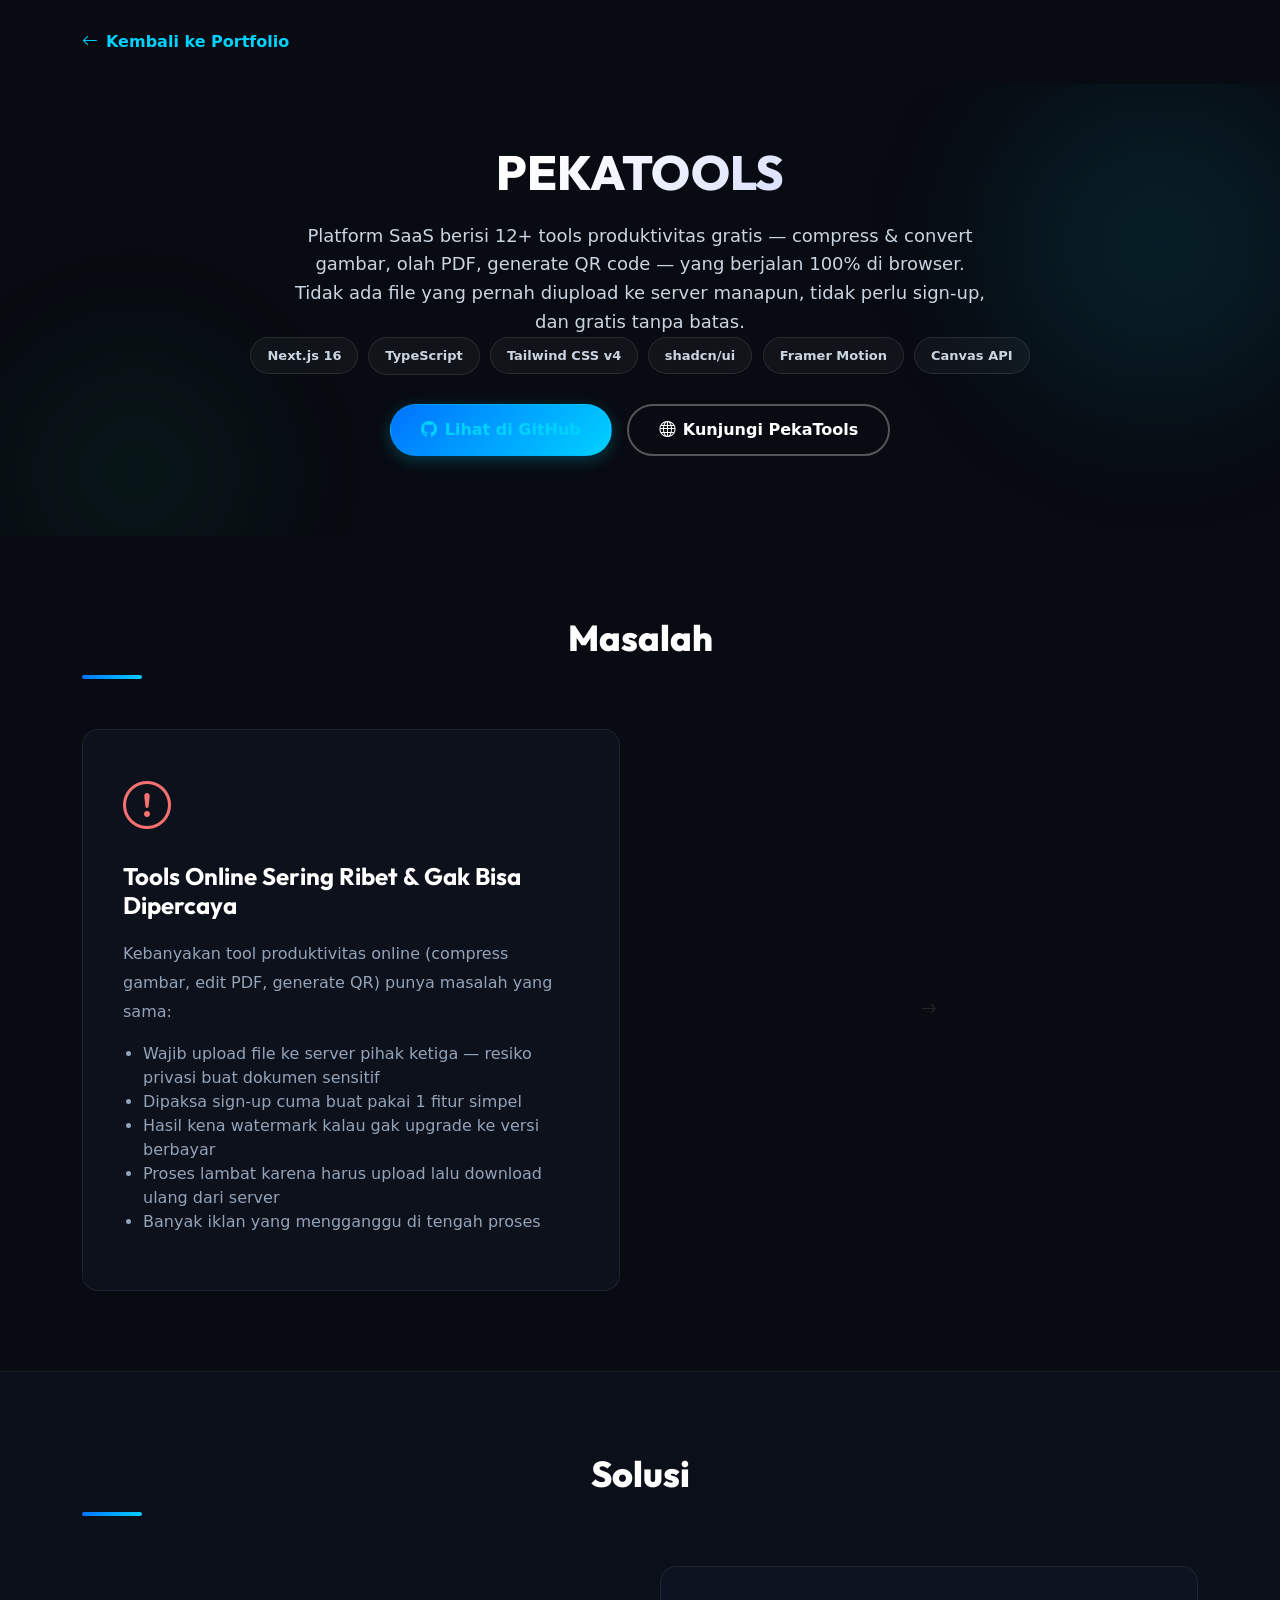
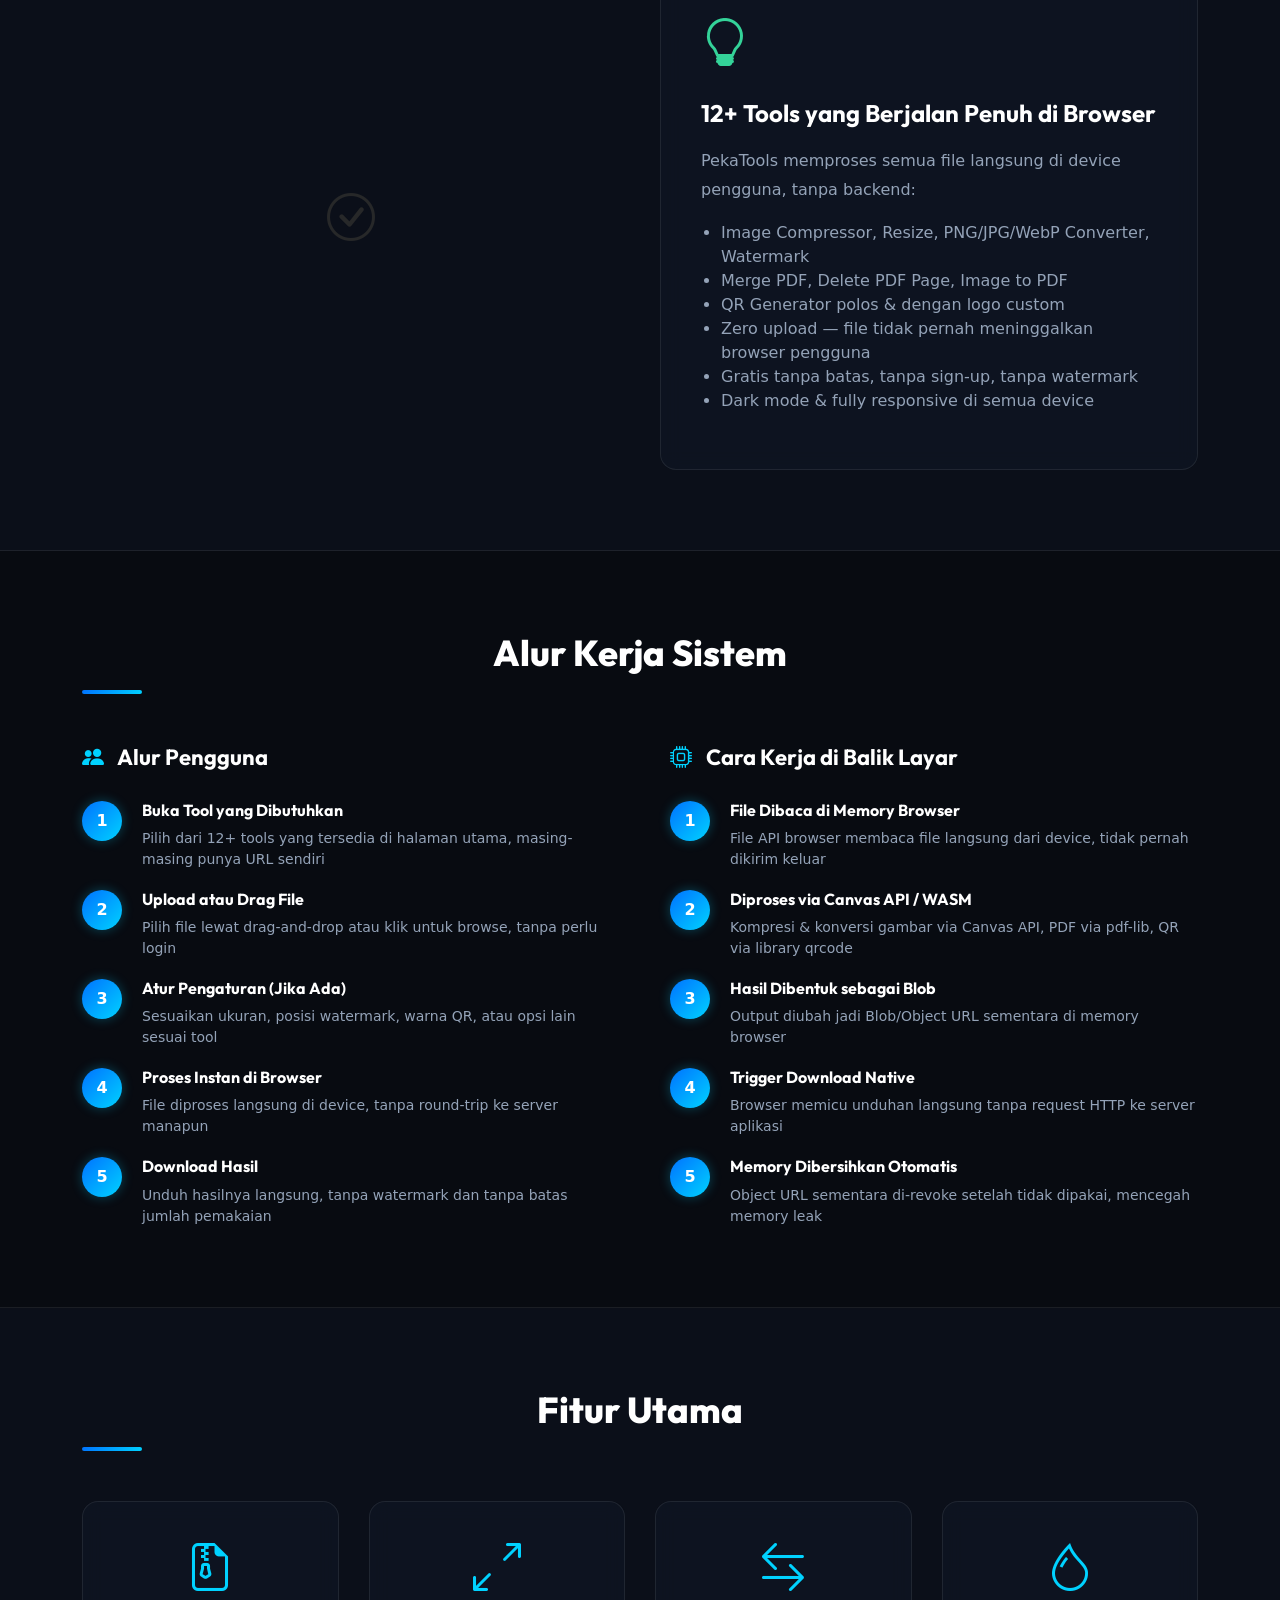
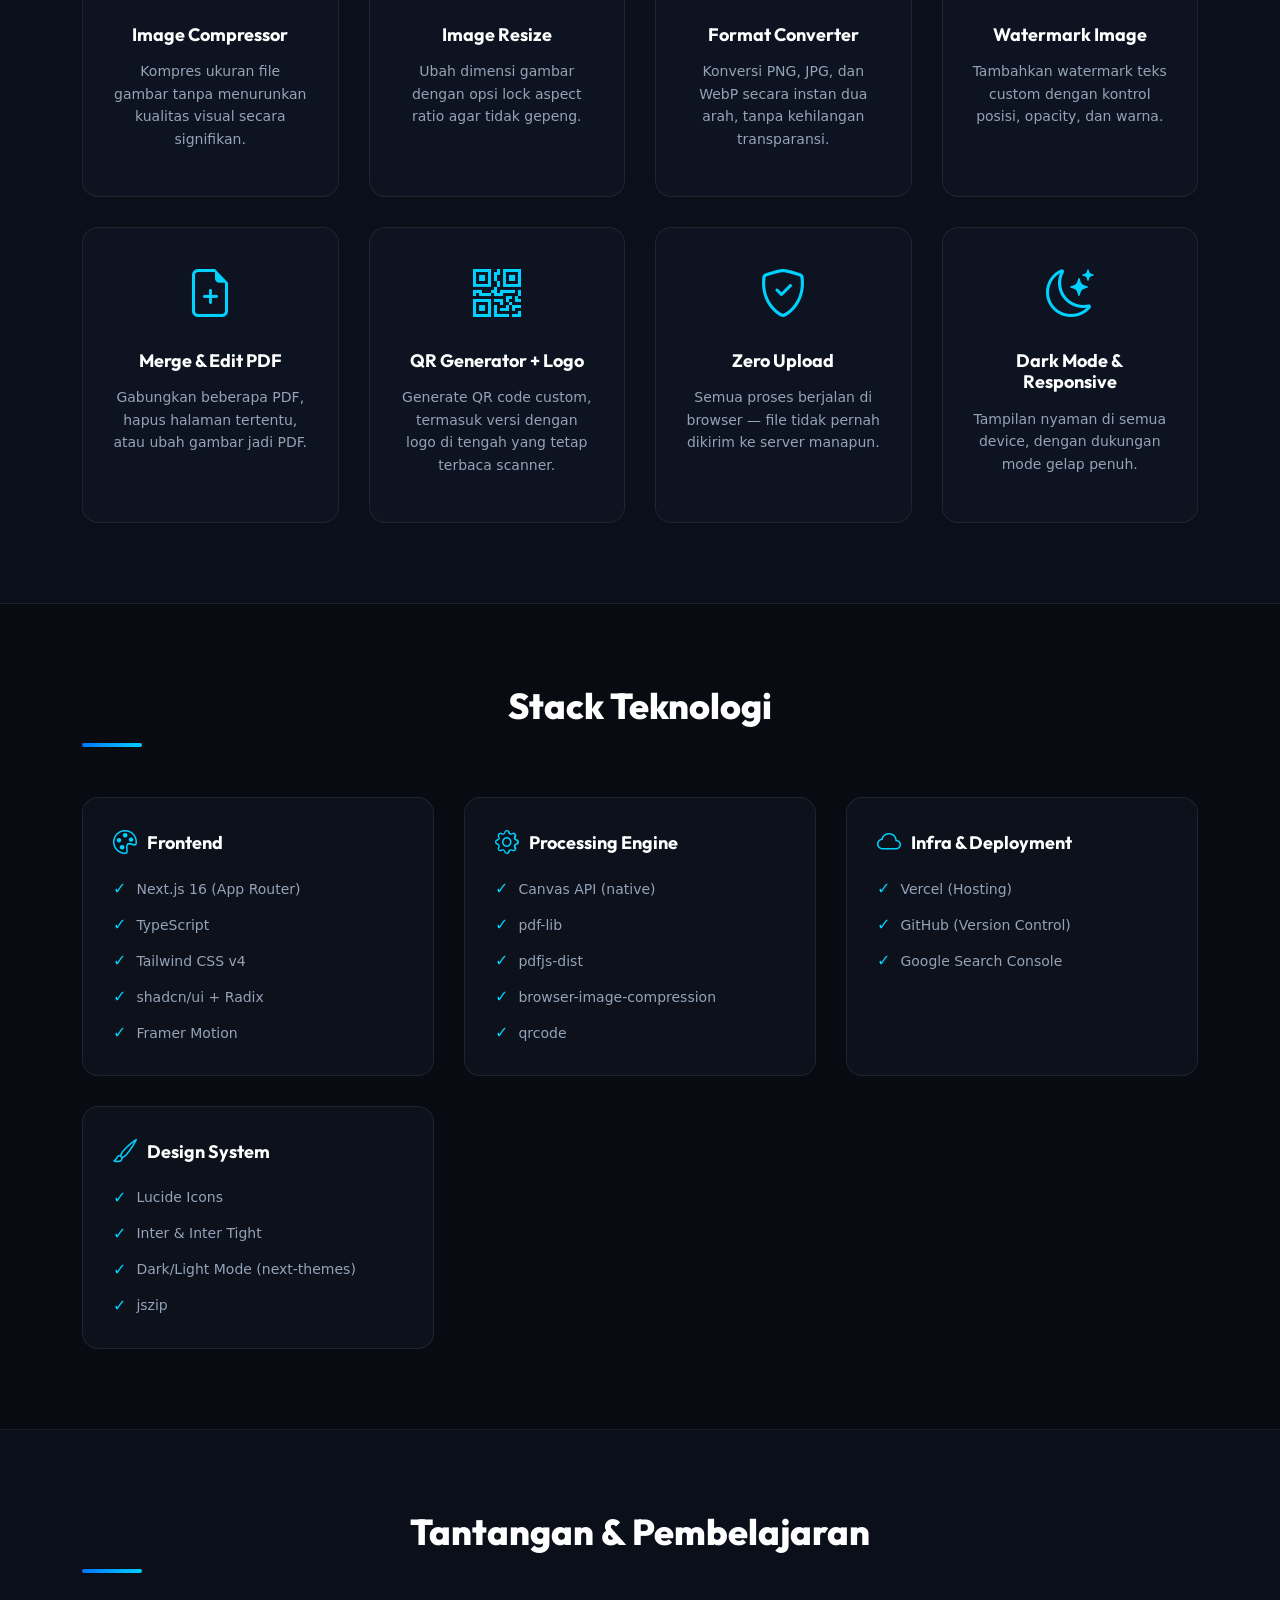
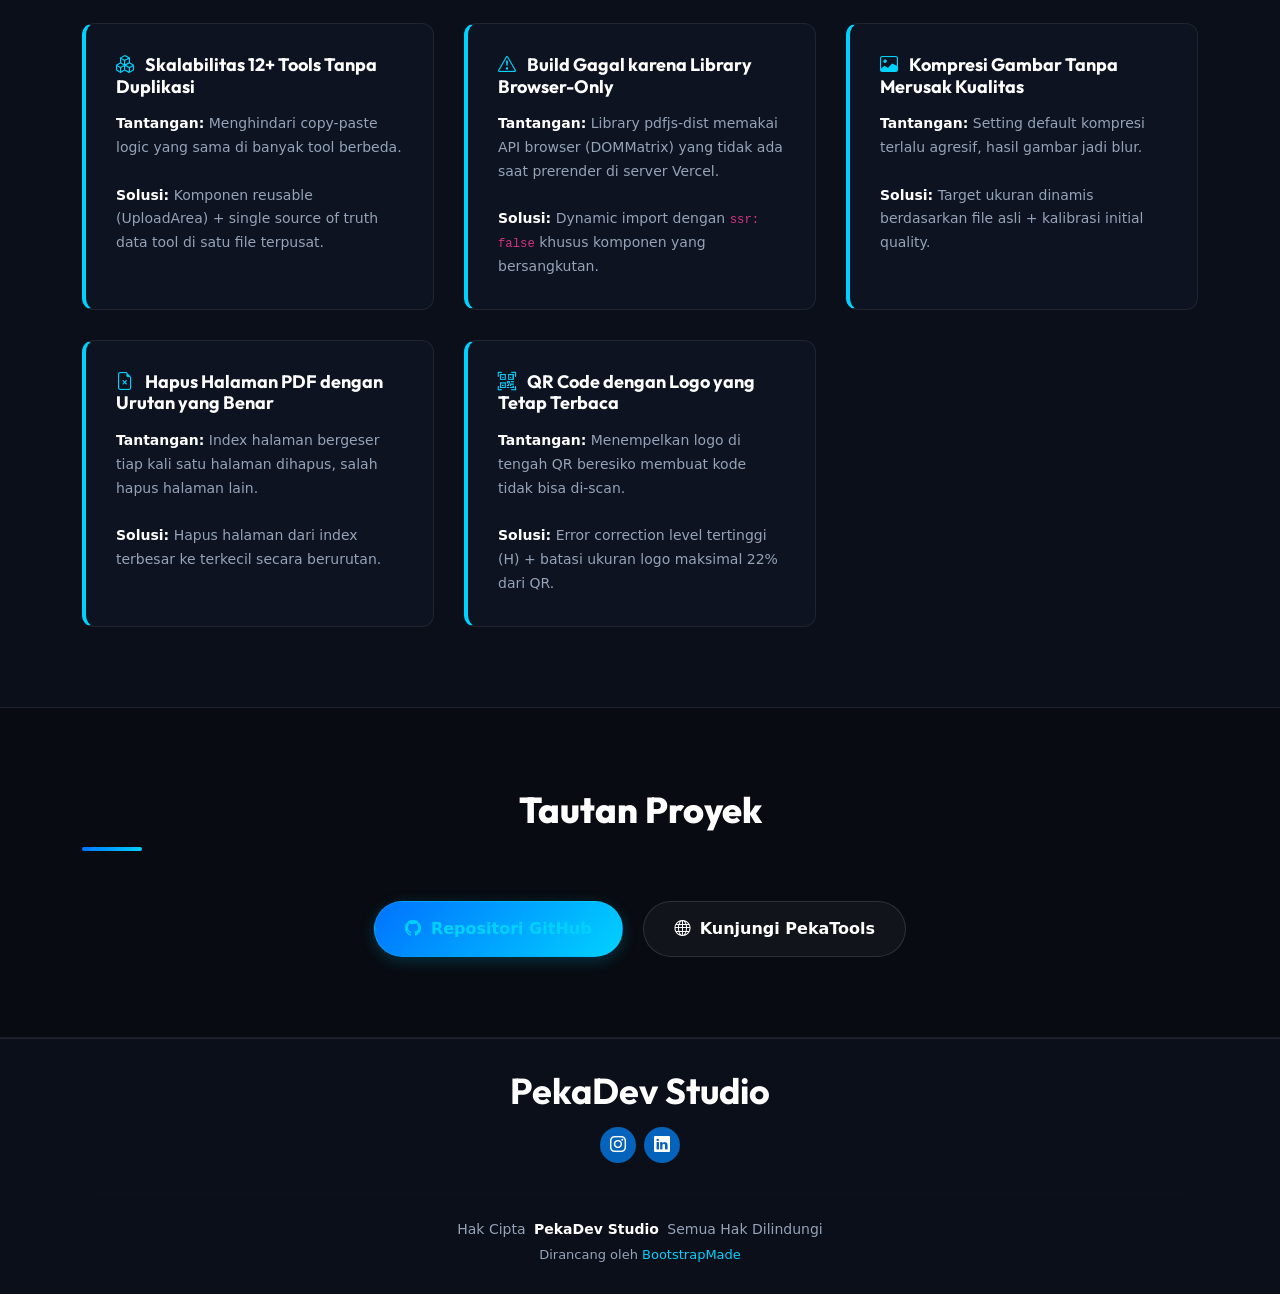
<file: project-pekatools.html>
﻿<!DOCTYPE html>
<html lang="id">

<head>
    <meta charset="utf-8">
    <meta content="width=device-width, initial-scale=1.0" name="viewport">
    <title>PekaTools - Detail Proyek</title>
    <meta
        content="Platform SaaS tools produktivitas gratis yang berjalan 100% di browser, tanpa upload ke server, tanpa sign-up"
        name="description">
    <meta content="portfolio, proyek, saas, productivity tools, image compressor, pdf tools, qr generator"
        name="keywords">

    <!-- Favicons -->
    <link href="assets/img/favicon.png" rel="icon">
    <link href="assets/img/apple-touch-icon.png" rel="apple-touch-icon">

    <!-- Fonts -->
    <link href="https://fonts.googleapis.com" rel="preconnect">
    <link href="https://fonts.gstatic.com" rel="preconnect" crossorigin>
    <link
        href="https://fonts.googleapis.com/css2?family=Outfit:wght@300;400;500;600;700;800&family=Plus+Jakarta+Sans:ital,wght@0,300;0,400;0,500;0,600;0,700;0,800;1,400&display=swap"
        rel="stylesheet">

    <!-- File CSS Vendor -->
    <link href="assets/vendor/bootstrap/css/bootstrap.min.css" rel="stylesheet">
    <link href="assets/vendor/bootstrap-icons/bootstrap-icons.css" rel="stylesheet">
    <link href="assets/vendor/aos/aos.css" rel="stylesheet">

    <!-- File CSS Utama -->
    <link href="assets/css/main.css" rel="stylesheet">
    <link href="assets/css/project-detail.css" rel="stylesheet">
</head>

<body class="project-detail-page">

    <!-- Tombol Kembali -->
    <div class="container back-nav">
        <a href="index.html#portfolio" class="back-button">
            <i class="bi bi-arrow-left"></i>
            Kembali ke Portfolio
        </a>
    </div>

    <!-- Bagian Hero -->
    <section class="project-hero">
        <div class="container">
            <div class="row align-items-center">
                <div class="col-lg-12">
                    <div class="hero-content" style="text-align: center;">
                        <h1>PEKATOOLS</h1>
                        <p style="max-width: 700px; margin: 0 auto;">Platform SaaS berisi 12+ tools produktivitas gratis
                            — compress
                            & convert gambar, olah PDF, generate QR code — yang berjalan 100% di browser. Tidak ada file
                            yang pernah
                            diupload ke server manapun, tidak perlu sign-up, dan gratis tanpa batas.</p>

                        <div class="tech-badges" style="justify-content: center;">
                            <span class="tech-badge">Next.js 16</span>
                            <span class="tech-badge">TypeScript</span>
                            <span class="tech-badge">Tailwind CSS v4</span>
                            <span class="tech-badge">shadcn/ui</span>
                            <span class="tech-badge">Framer Motion</span>
                            <span class="tech-badge">Canvas API</span>
                        </div>

                        <div class="hero-buttons" style="justify-content: center; display: flex;">
                            <a href="https://github.com/MrZiy16/pekatools-" class="btn-primary-custom">
                                <i class="bi bi-github"></i>
                                Lihat di GitHub
                            </a>
                            <a href="https://pekatools.web.id" class="btn-primary-custom btn-demo" target="_blank">
                                <i class="bi bi-globe"></i>
                                Kunjungi PekaTools
                            </a>
                        </div>
                    </div>
                </div>
            </div>
        </div>
    </section>

    <!-- Bagian Masalah -->
    <section class="project-section">
        <div class="container">
            <h2 class="section-title">Masalah</h2>
            <div class="problem-solution-grid">
                <div class="problem-card">
                    <div class="problem-icon">
                        <i class="bi bi-exclamation-circle"></i>
                    </div>
                    <h3>Tools Online Sering Ribet & Gak Bisa Dipercaya</h3>
                    <p>Kebanyakan tool produktivitas online (compress gambar, edit PDF, generate QR) punya masalah yang
                        sama:</p>
                    <ul style="margin-top: 15px; padding-left: 20px; color: var(--text-light);">
                        <li>Wajib upload file ke server pihak ketiga — resiko privasi buat dokumen sensitif</li>
                        <li>Dipaksa sign-up cuma buat pakai 1 fitur simpel</li>
                        <li>Hasil kena watermark kalau gak upgrade ke versi berbayar</li>
                        <li>Proses lambat karena harus upload lalu download ulang dari server</li>
                        <li>Banyak iklan yang mengganggu di tengah proses</li>
                    </ul>
                </div>
                <div style="display: flex; align-items: center; justify-content: center;">
                    <i class="bi bi-arrow-right" class="icon-arrow"></i>
                </div>
            </div>
        </div>
    </section>

    <!-- Bagian Solusi -->
    <section class="project-section" style="background: var(--light-gray);">
        <div class="container">
            <h2 class="section-title">Solusi</h2>
            <div class="problem-solution-grid">
                <div style="display: flex; align-items: center; justify-content: center;">
                    <i class="bi bi-check-circle" class="icon-success" style="font-size: 48px;"></i>
                </div>
                <div class="solution-card">
                    <div class="solution-icon">
                        <i class="bi bi-lightbulb"></i>
                    </div>
                    <h3>12+ Tools yang Berjalan Penuh di Browser</h3>
                    <p>PekaTools memproses semua file langsung di device pengguna, tanpa backend:</p>
                    <ul style="margin-top: 15px; padding-left: 20px; color: var(--text-light);">
                        <li>Image Compressor, Resize, PNG/JPG/WebP Converter, Watermark</li>
                        <li>Merge PDF, Delete PDF Page, Image to PDF</li>
                        <li>QR Generator polos & dengan logo custom</li>
                        <li>Zero upload — file tidak pernah meninggalkan browser pengguna</li>
                        <li>Gratis tanpa batas, tanpa sign-up, tanpa watermark</li>
                        <li>Dark mode & fully responsive di semua device</li>
                    </ul>
                </div>
            </div>
        </div>
    </section>

    <!-- Bagian Alur Sistem -->
    <section class="project-section">
        <div class="container">
            <h2 class="section-title">Alur Kerja Sistem</h2>
            <div class="flow-container">
                <div>
                    <h3 class="flow-title">
                        <i class="bi bi-people-fill" style="color: var(--soft-blue); margin-right: 10px;"></i>
                        Alur Pengguna
                    </h3>
                    <div class="flow-steps">
                        <div class="flow-step">
                            <div class="step-number">1</div>
                            <div class="step-content">
                                <h4>Buka Tool yang Dibutuhkan</h4>
                                <p>Pilih dari 12+ tools yang tersedia di halaman utama, masing-masing punya URL sendiri
                                </p>
                            </div>
                        </div>
                        <div class="flow-step">
                            <div class="step-number">2</div>
                            <div class="step-content">
                                <h4>Upload atau Drag File</h4>
                                <p>Pilih file lewat drag-and-drop atau klik untuk browse, tanpa perlu login</p>
                            </div>
                        </div>
                        <div class="flow-step">
                            <div class="step-number">3</div>
                            <div class="step-content">
                                <h4>Atur Pengaturan (Jika Ada)</h4>
                                <p>Sesuaikan ukuran, posisi watermark, warna QR, atau opsi lain sesuai tool</p>
                            </div>
                        </div>
                        <div class="flow-step">
                            <div class="step-number">4</div>
                            <div class="step-content">
                                <h4>Proses Instan di Browser</h4>
                                <p>File diproses langsung di device, tanpa round-trip ke server manapun</p>
                            </div>
                        </div>
                        <div class="flow-step">
                            <div class="step-number">5</div>
                            <div class="step-content">
                                <h4>Download Hasil</h4>
                                <p>Unduh hasilnya langsung, tanpa watermark dan tanpa batas jumlah pemakaian</p>
                            </div>
                        </div>
                    </div>
                </div>

                <div>
                    <h3 class="flow-title">
                        <i class="bi bi-cpu" style="color: var(--soft-blue); margin-right: 10px;"></i>
                        Cara Kerja di Balik Layar
                    </h3>
                    <div class="flow-steps">
                        <div class="flow-step">
                            <div class="step-number">1</div>
                            <div class="step-content">
                                <h4>File Dibaca di Memory Browser</h4>
                                <p>File API browser membaca file langsung dari device, tidak pernah dikirim keluar</p>
                            </div>
                        </div>
                        <div class="flow-step">
                            <div class="step-number">2</div>
                            <div class="step-content">
                                <h4>Diproses via Canvas API / WASM</h4>
                                <p>Kompresi & konversi gambar via Canvas API, PDF via pdf-lib, QR via library qrcode</p>
                            </div>
                        </div>
                        <div class="flow-step">
                            <div class="step-number">3</div>
                            <div class="step-content">
                                <h4>Hasil Dibentuk sebagai Blob</h4>
                                <p>Output diubah jadi Blob/Object URL sementara di memory browser</p>
                            </div>
                        </div>
                        <div class="flow-step">
                            <div class="step-number">4</div>
                            <div class="step-content">
                                <h4>Trigger Download Native</h4>
                                <p>Browser memicu unduhan langsung tanpa request HTTP ke server aplikasi</p>
                            </div>
                        </div>
                        <div class="flow-step">
                            <div class="step-number">5</div>
                            <div class="step-content">
                                <h4>Memory Dibersihkan Otomatis</h4>
                                <p>Object URL sementara di-revoke setelah tidak dipakai, mencegah memory leak</p>
                            </div>
                        </div>
                    </div>
                </div>
            </div>
        </div>
    </section>

    <!-- Bagian Fitur -->
    <section class="project-section" style="background: var(--light-gray);">
        <div class="container">
            <h2 class="section-title">Fitur Utama</h2>
            <div class="features-grid">
                <div class="feature-card">
                    <div class="feature-icon">
                        <i class="bi bi-file-earmark-zip"></i>
                    </div>
                    <h4>Image Compressor</h4>
                    <p>Kompres ukuran file gambar tanpa menurunkan kualitas visual secara signifikan.</p>
                </div>

                <div class="feature-card">
                    <div class="feature-icon">
                        <i class="bi bi-arrows-angle-expand"></i>
                    </div>
                    <h4>Image Resize</h4>
                    <p>Ubah dimensi gambar dengan opsi lock aspect ratio agar tidak gepeng.</p>
                </div>

                <div class="feature-card">
                    <div class="feature-icon">
                        <i class="bi bi-arrow-left-right"></i>
                    </div>
                    <h4>Format Converter</h4>
                    <p>Konversi PNG, JPG, dan WebP secara instan dua arah, tanpa kehilangan transparansi.</p>
                </div>

                <div class="feature-card">
                    <div class="feature-icon">
                        <i class="bi bi-droplet"></i>
                    </div>
                    <h4>Watermark Image</h4>
                    <p>Tambahkan watermark teks custom dengan kontrol posisi, opacity, dan warna.</p>
                </div>

                <div class="feature-card">
                    <div class="feature-icon">
                        <i class="bi bi-file-earmark-plus"></i>
                    </div>
                    <h4>Merge & Edit PDF</h4>
                    <p>Gabungkan beberapa PDF, hapus halaman tertentu, atau ubah gambar jadi PDF.</p>
                </div>

                <div class="feature-card">
                    <div class="feature-icon">
                        <i class="bi bi-qr-code"></i>
                    </div>
                    <h4>QR Generator + Logo</h4>
                    <p>Generate QR code custom, termasuk versi dengan logo di tengah yang tetap terbaca scanner.</p>
                </div>

                <div class="feature-card">
                    <div class="feature-icon">
                        <i class="bi bi-shield-check"></i>
                    </div>
                    <h4>Zero Upload</h4>
                    <p>Semua proses berjalan di browser — file tidak pernah dikirim ke server manapun.</p>
                </div>

                <div class="feature-card">
                    <div class="feature-icon">
                        <i class="bi bi-moon-stars"></i>
                    </div>
                    <h4>Dark Mode & Responsive</h4>
                    <p>Tampilan nyaman di semua device, dengan dukungan mode gelap penuh.</p>
                </div>
            </div>
        </div>
    </section>

    <!-- Bagian Stack Teknologi -->
    <section class="project-section">
        <div class="container">
            <h2 class="section-title">Stack Teknologi</h2>
            <div class="tech-stack-grid">
                <div class="tech-category">
                    <h4>
                        <span class="tech-category-icon"><i class="bi bi-palette"></i></span>
                        Frontend
                    </h4>
                    <div class="tech-list">
                        <div class="tech-item">Next.js 16 (App Router)</div>
                        <div class="tech-item">TypeScript</div>
                        <div class="tech-item">Tailwind CSS v4</div>
                        <div class="tech-item">shadcn/ui + Radix</div>
                        <div class="tech-item">Framer Motion</div>
                    </div>
                </div>

                <div class="tech-category">
                    <h4>
                        <span class="tech-category-icon"><i class="bi bi-gear"></i></span>
                        Processing Engine
                    </h4>
                    <div class="tech-list">
                        <div class="tech-item">Canvas API (native)</div>
                        <div class="tech-item">pdf-lib</div>
                        <div class="tech-item">pdfjs-dist</div>
                        <div class="tech-item">browser-image-compression</div>
                        <div class="tech-item">qrcode</div>
                    </div>
                </div>

                <div class="tech-category">
                    <h4>
                        <span class="tech-category-icon"><i class="bi bi-cloud"></i></span>
                        Infra & Deployment
                    </h4>
                    <div class="tech-list">
                        <div class="tech-item">Vercel (Hosting)</div>
                        <div class="tech-item">GitHub (Version Control)</div>
                        <div class="tech-item">Google Search Console</div>
                    </div>
                </div>

                <div class="tech-category">
                    <h4>
                        <span class="tech-category-icon"><i class="bi bi-brush"></i></span>
                        Design System
                    </h4>
                    <div class="tech-list">
                        <div class="tech-item">Lucide Icons</div>
                        <div class="tech-item">Inter & Inter Tight</div>
                        <div class="tech-item">Dark/Light Mode (next-themes)</div>
                        <div class="tech-item">jszip</div>
                    </div>
                </div>
            </div>
        </div>
    </section>

    <!-- Bagian Tantangan & Pembelajaran -->
    <section class="project-section" style="background: var(--light-gray);">
        <div class="container">
            <h2 class="section-title">Tantangan & Pembelajaran</h2>
            <div class="challenges-grid">
                <div class="challenge-card">
                    <h4>
                        <i class="bi bi-boxes" style="color: var(--soft-blue); margin-right: 8px;"></i>
                        Skalabilitas 12+ Tools Tanpa Duplikasi
                    </h4>
                    <p>
                        <strong>Tantangan:</strong> Menghindari copy-paste logic yang sama di banyak tool berbeda.
                        <br><br>
                        <strong>Solusi:</strong> Komponen reusable (UploadArea) + single source of truth data tool di
                        satu file
                        terpusat.
                    </p>
                </div>

                <div class="challenge-card">
                    <h4>
                        <i class="bi bi-exclamation-triangle" style="color: var(--soft-blue); margin-right: 8px;"></i>
                        Build Gagal karena Library Browser-Only
                    </h4>
                    <p>
                        <strong>Tantangan:</strong> Library pdfjs-dist memakai API browser (DOMMatrix) yang tidak ada
                        saat
                        prerender di server Vercel.
                        <br><br>
                        <strong>Solusi:</strong> Dynamic import dengan <code>ssr: false</code> khusus komponen yang
                        bersangkutan.
                    </p>
                </div>

                <div class="challenge-card">
                    <h4>
                        <i class="bi bi-image" style="color: var(--soft-blue); margin-right: 8px;"></i>
                        Kompresi Gambar Tanpa Merusak Kualitas
                    </h4>
                    <p>
                        <strong>Tantangan:</strong> Setting default kompresi terlalu agresif, hasil gambar jadi blur.
                        <br><br>
                        <strong>Solusi:</strong> Target ukuran dinamis berdasarkan file asli + kalibrasi initial
                        quality.
                    </p>
                </div>

                <div class="challenge-card">
                    <h4>
                        <i class="bi bi-file-earmark-x" style="color: var(--soft-blue); margin-right: 8px;"></i>
                        Hapus Halaman PDF dengan Urutan yang Benar
                    </h4>
                    <p>
                        <strong>Tantangan:</strong> Index halaman bergeser tiap kali satu halaman dihapus, salah hapus
                        halaman
                        lain.
                        <br><br>
                        <strong>Solusi:</strong> Hapus halaman dari index terbesar ke terkecil secara berurutan.
                    </p>
                </div>

                <div class="challenge-card">
                    <h4>
                        <i class="bi bi-qr-code-scan" style="color: var(--soft-blue); margin-right: 8px;"></i>
                        QR Code dengan Logo yang Tetap Terbaca
                    </h4>
                    <p>
                        <strong>Tantangan:</strong> Menempelkan logo di tengah QR beresiko membuat kode tidak bisa
                        di-scan.
                        <br><br>
                        <strong>Solusi:</strong> Error correction level tertinggi (H) + batasi ukuran logo maksimal 22%
                        dari QR.
                    </p>
                </div>
            </div>
        </div>
    </section>

    <!-- Bagian Tautan Proyek -->
    <section class="project-section">
        <div class="container">
            <h2 class="section-title">Tautan Proyek</h2>
            <div class="links-container">
                <a href="https://github.com/MrZiy16/pekatools-" class="link-button">
                    <i class="bi bi-github"></i>
                    Repositori GitHub
                </a>
                <a href="https://pekatools.web.id" class="link-button secondary" target="_blank">
                    <i class="bi bi-globe"></i>
                    Kunjungi PekaTools
                </a>
            </div>
        </div>
    </section>

    <!-- Footer -->
    <footer id="footer" class="footer position-relative light-background">
        <div class="container">
            <h3 class="sitename">PekaDev Studio</h3>
            <div class="social-links d-flex justify-content-center">
                <a href=""><i class="bi bi-instagram"></i></a>
                <a href=""><i class="bi bi-linkedin"></i></a>
            </div>
            <div class="container">
                <div class="copyright">
                    <span>Hak Cipta</span> <strong class="px-1 sitename">PekaDev Studio</strong> <span>Semua Hak
                        Dilindungi</span>
                </div>
                <div class="credits">
                    Dirancang oleh <a href="https://bootstrapmade.com/">BootstrapMade</a>
                </div>
            </div>
        </div>
    </footer>

    <!-- Tombol Gulir ke Atas -->
    <a href="#" id="scroll-top" class="scroll-top d-flex align-items-center justify-content-center"><i
            class="bi bi-arrow-up-short"></i></a>

    <!-- Preloader -->
    <div id="preloader"></div>

    <!-- File JS Vendor -->
    <script src="assets/vendor/bootstrap/js/bootstrap.bundle.min.js"></script>
    <script src="assets/vendor/aos/aos.js"></script>

    <!-- File JS Utama -->
    <script src="assets/js/main.js"></script>
    <script src="assets/js/project-detail.js"></script>

</body>

</html>
</file>
<file: assets/css/project-detail.css>
/* Project Detail Page — Dark theme aligned with main portfolio */
:root {
  --navy-blue: #ffffff;
  --light-gray: #0b0f19;
  --soft-blue: #00d2ff;
  --text-dark: #a5b4fc;
  --text-light: #94a3b8;
  --border-color: rgba(255, 255, 255, 0.08);
  --project-surface: rgba(17, 24, 39, 0.55);
  --project-surface-hover: rgba(22, 32, 54, 0.65);
  --project-accent-gradient: linear-gradient(135deg, #0072ff 0%, #00d2ff 100%);
}

.project-detail-page {
  background-color: #080b11;
  color: var(--text-dark);
}

.project-detail-page h1,
.project-detail-page h2,
.project-detail-page h3,
.project-detail-page h4,
.project-detail-page h5,
.project-detail-page h6 {
  color: #ffffff;
  font-family: "Outfit", sans-serif;
}

.project-detail-page a {
  color: var(--soft-blue);
}

.project-detail-page a:hover {
  color: #7dd3fc;
}

.project-hero {
  background: #080b11;
  color: #ffffff;
  padding: 60px 0 80px;
  position: relative;
  overflow: hidden;
}

.project-hero::before {
  content: "";
  position: absolute;
  top: -20%;
  right: -10%;
  width: 500px;
  height: 500px;
  background: radial-gradient(circle, rgba(0, 210, 255, 0.12) 0%, rgba(0, 0, 0, 0) 70%);
  border-radius: 50%;
  filter: blur(50px);
  pointer-events: none;
}

.project-hero::after {
  content: "";
  position: absolute;
  bottom: -30%;
  left: -5%;
  width: 400px;
  height: 400px;
  background: radial-gradient(circle, rgba(16, 185, 129, 0.08) 0%, rgba(0, 0, 0, 0) 70%);
  border-radius: 50%;
  filter: blur(40px);
  pointer-events: none;
}

.project-hero .container {
  position: relative;
  z-index: 1;
}

.hero-content h1 {
  font-size: 48px;
  font-weight: 800;
  margin-bottom: 20px;
  line-height: 1.2;
  color: #ffffff;
  background: linear-gradient(135deg, #ffffff 40%, #a5b4fc 100%);
  -webkit-background-clip: text;
  -webkit-text-fill-color: transparent;
  background-clip: text;
}

.hero-content p {
  font-size: 18px;
  margin-bottom: 30px;
  color: #cbd5e1;
  line-height: 1.6;
}

.tech-badges {
  display: flex;
  flex-wrap: wrap;
  gap: 10px;
  margin-bottom: 30px;
}

.tech-badge {
  background: rgba(255, 255, 255, 0.04);
  border: 1px solid rgba(255, 255, 255, 0.1);
  color: #cbd5e1;
  padding: 8px 16px;
  border-radius: 25px;
  font-size: 13px;
  font-weight: 600;
  backdrop-filter: blur(10px);
  transition: all 0.3s ease;
}

.tech-badge:hover {
  background: rgba(0, 210, 255, 0.1);
  border-color: rgba(0, 210, 255, 0.35);
  color: #ffffff;
  transform: translateY(-2px);
}

.hero-buttons {
  display: flex;
  gap: 15px;
  flex-wrap: wrap;
}

.btn-primary-custom {
  background: var(--project-accent-gradient);
  color: #ffffff;
  padding: 12px 30px;
  border-radius: 30px;
  font-weight: 600;
  text-decoration: none;
  transition: all 0.3s ease;
  display: inline-flex;
  align-items: center;
  gap: 8px;
  border: 1px solid rgba(0, 210, 255, 0.2);
  cursor: pointer;
  box-shadow: 0 4px 15px rgba(0, 210, 255, 0.25);
}

.btn-primary-custom:hover {
  transform: translateY(-3px);
  box-shadow: 0 8px 25px rgba(0, 210, 255, 0.45);
  color: #ffffff;
}

.btn-secondary-custom {
  background: rgba(255, 255, 255, 0.04);
  color: #ffffff;
  padding: 12px 30px;
  border: 1px solid rgba(255, 255, 255, 0.12);
  border-radius: 30px;
  font-weight: 600;
  text-decoration: none;
  transition: all 0.3s ease;
  display: inline-flex;
  align-items: center;
  gap: 8px;
  cursor: pointer;
  backdrop-filter: blur(5px);
}

.btn-secondary-custom:hover {
  background: rgba(255, 255, 255, 0.1);
  border-color: rgba(0, 210, 255, 0.35);
  color: #ffffff;
  transform: translateY(-3px);
}

.hero-image {
  margin-top: 50px;
  border-radius: 16px;
  overflow: hidden;
  box-shadow: 0 20px 60px rgba(0, 0, 0, 0.5);
  border: 1px solid var(--border-color);
}

.hero-image img {
  width: 100%;
  height: auto;
  display: block;
}

.project-section {
  padding: 80px 0;
  border-bottom: 1px solid var(--border-color);
  background-color: #080b11;
}

.project-section[style*="--light-gray"] {
  background-color: var(--light-gray) !important;
}

.section-title {
  font-size: 36px;
  font-weight: 800;
  margin-bottom: 50px;
  color: #ffffff !important;
  position: relative;
  padding-bottom: 20px;
  font-family: "Outfit", sans-serif;
}

.section-title::after {
  content: "";
  position: absolute;
  bottom: 0;
  left: 0;
  width: 60px;
  height: 4px;
  background: var(--project-accent-gradient);
  border-radius: 2px;
}

.problem-solution-grid {
  display: grid;
  grid-template-columns: 1fr 1fr;
  gap: 40px;
  align-items: center;
}

.problem-card,
.solution-card {
  background: var(--project-surface);
  border: 1px solid var(--border-color);
  padding: 40px;
  border-radius: 16px;
  transition: all 0.3s ease;
  backdrop-filter: blur(10px);
}

.problem-card:hover,
.solution-card:hover {
  transform: translateY(-5px);
  border-color: rgba(0, 210, 255, 0.25);
  box-shadow: 0 10px 30px rgba(0, 210, 255, 0.08);
  background: var(--project-surface-hover);
}

.problem-card h3,
.solution-card h3 {
  font-size: 24px;
  font-weight: 700;
  margin-bottom: 20px;
  color: #ffffff;
}

.problem-card p,
.solution-card p {
  font-size: 16px;
  line-height: 1.8;
  color: var(--text-light);
}

.problem-card ul,
.solution-card ul {
  color: var(--text-light);
}

.problem-icon,
.solution-icon {
  font-size: 48px;
  margin-bottom: 20px;
}

.problem-icon {
  color: #f87171;
}

.solution-icon {
  color: #34d399;
}

.flow-container {
  display: grid;
  grid-template-columns: 1fr 1fr;
  gap: 60px;
}

.flow-title {
  font-size: 22px;
  font-weight: 700;
  margin-bottom: 30px;
  color: #ffffff;
}

.flow-steps {
  display: flex;
  flex-direction: column;
  gap: 20px;
}

.flow-step {
  display: flex;
  gap: 20px;
  align-items: flex-start;
}

.step-number {
  background: var(--project-accent-gradient);
  color: #ffffff;
  width: 40px;
  height: 40px;
  border-radius: 50%;
  display: flex;
  align-items: center;
  justify-content: center;
  font-weight: 700;
  flex-shrink: 0;
  box-shadow: 0 0 12px rgba(0, 210, 255, 0.3);
}

.step-content h4 {
  font-size: 16px;
  font-weight: 700;
  margin-bottom: 8px;
  color: #ffffff;
}

.step-content p {
  font-size: 14px;
  color: var(--text-light);
  margin: 0;
}

.features-grid {
  display: grid;
  grid-template-columns: repeat(auto-fit, minmax(250px, 1fr));
  gap: 30px;
}

.feature-card {
  background: var(--project-surface);
  border: 1px solid var(--border-color);
  padding: 30px;
  border-radius: 16px;
  text-align: center;
  transition: all 0.3s ease;
  backdrop-filter: blur(10px);
}

.feature-card:hover {
  border-color: rgba(0, 210, 255, 0.35);
  box-shadow: 0 10px 30px rgba(0, 210, 255, 0.1);
  transform: translateY(-5px);
  background: var(--project-surface-hover);
}

.feature-icon {
  font-size: 48px;
  color: var(--soft-blue);
  margin-bottom: 20px;
}

.feature-card h4 {
  font-size: 18px;
  font-weight: 700;
  margin-bottom: 15px;
  color: #ffffff;
}

.feature-card p {
  font-size: 14px;
  color: var(--text-light);
  line-height: 1.6;
}

.tech-stack-grid {
  display: grid;
  grid-template-columns: repeat(auto-fit, minmax(280px, 1fr));
  gap: 30px;
}

.tech-category {
  background: var(--project-surface);
  border: 1px solid var(--border-color);
  padding: 30px;
  border-radius: 16px;
  transition: all 0.3s ease;
  backdrop-filter: blur(10px);
}

.tech-category:hover {
  transform: translateY(-5px);
  border-color: rgba(0, 210, 255, 0.25);
  box-shadow: 0 10px 30px rgba(0, 210, 255, 0.08);
}

.tech-category h4 {
  font-size: 18px;
  font-weight: 700;
  margin-bottom: 20px;
  color: #ffffff;
  display: flex;
  align-items: center;
  gap: 10px;
}

.tech-category-icon {
  font-size: 24px;
  color: var(--soft-blue);
}

.tech-list {
  display: flex;
  flex-direction: column;
  gap: 12px;
}

.tech-item {
  display: flex;
  align-items: center;
  gap: 10px;
  font-size: 14px;
  color: var(--text-light);
}

.tech-item::before {
  content: "✓";
  color: var(--soft-blue);
  font-weight: 700;
  font-size: 16px;
}

.database-tables {
  display: grid;
  grid-template-columns: repeat(auto-fit, minmax(250px, 1fr));
  gap: 25px;
}

.table-card {
  background: var(--project-surface);
  border: 1px solid var(--border-color);
  border-radius: 16px;
  overflow: hidden;
  transition: all 0.3s ease;
}

.table-card:hover {
  border-color: rgba(0, 210, 255, 0.35);
  box-shadow: 0 10px 30px rgba(0, 210, 255, 0.1);
}

.table-header {
  background: var(--project-accent-gradient);
  color: #ffffff;
  padding: 15px 20px;
  font-weight: 700;
  font-size: 16px;
}

.table-body {
  padding: 20px;
}

.table-field {
  display: flex;
  justify-content: space-between;
  padding: 10px 0;
  border-bottom: 1px solid var(--border-color);
  font-size: 13px;
}

.table-field:last-child {
  border-bottom: none;
}

.field-name {
  font-weight: 600;
  color: #ffffff;
}

.field-type {
  color: var(--text-light);
  font-family: "Courier New", monospace;
}

.screenshots-grid {
  display: grid;
  grid-template-columns: repeat(auto-fit, minmax(280px, 1fr));
  gap: 25px;
}

.screenshot-card {
  border-radius: 16px;
  overflow: hidden;
  box-shadow: 0 5px 20px rgba(0, 0, 0, 0.3);
  border: 1px solid var(--border-color);
  transition: all 0.3s ease;
  cursor: pointer;
}

.screenshot-card:hover {
  transform: translateY(-8px);
  box-shadow: 0 15px 40px rgba(0, 210, 255, 0.12);
  border-color: rgba(0, 210, 255, 0.3);
}

.screenshot-image {
  width: 100%;
  height: 250px;
  background: #0b0f19;
  display: flex;
  align-items: center;
  justify-content: center;
  font-size: 48px;
  color: var(--soft-blue);
  position: relative;
  overflow: hidden;
}

.screenshot-image::before {
  content: "";
  position: absolute;
  inset: 0;
  background: linear-gradient(135deg, rgba(0, 114, 255, 0.08) 0%, rgba(0, 210, 255, 0.04) 100%);
}

.screenshot-label {
  padding: 15px;
  background: var(--project-surface);
  font-weight: 600;
  color: #ffffff;
  font-size: 14px;
  border-top: 1px solid var(--border-color);
}

.challenges-grid {
  display: grid;
  grid-template-columns: repeat(auto-fit, minmax(300px, 1fr));
  gap: 30px;
}

.challenge-card {
  background: var(--project-surface);
  border: 1px solid var(--border-color);
  border-left: 4px solid var(--soft-blue);
  padding: 30px;
  border-radius: 12px;
  transition: all 0.3s ease;
  backdrop-filter: blur(10px);
}

.challenge-card:hover {
  transform: translateY(-5px);
  border-color: rgba(0, 210, 255, 0.35);
  box-shadow: 0 10px 30px rgba(0, 210, 255, 0.1);
}

.challenge-card h4 {
  font-size: 18px;
  font-weight: 700;
  margin-bottom: 15px;
  color: #ffffff;
}

.challenge-card p {
  font-size: 14px;
  color: var(--text-light);
  line-height: 1.7;
  margin-bottom: 0;
}

.links-container {
  display: flex;
  gap: 20px;
  flex-wrap: wrap;
  justify-content: center;
}

.link-button {
  display: inline-flex;
  align-items: center;
  gap: 10px;
  padding: 15px 30px;
  background: var(--project-accent-gradient);
  color: #ffffff;
  text-decoration: none;
  border-radius: 30px;
  font-weight: 600;
  transition: all 0.3s ease;
  border: 1px solid rgba(0, 210, 255, 0.3);
  box-shadow: 0 4px 15px rgba(0, 210, 255, 0.2);
}

.link-button:hover {
  transform: translateY(-3px);
  box-shadow: 0 8px 25px rgba(0, 210, 255, 0.45);
  color: #ffffff;
}

.link-button.secondary {
  background: rgba(255, 255, 255, 0.04);
  color: #ffffff;
  border: 1px solid rgba(255, 255, 255, 0.12);
  box-shadow: none;
}

.link-button.secondary:hover {
  background: rgba(0, 210, 255, 0.1);
  border-color: rgba(0, 210, 255, 0.35);
  color: #ffffff;
}

.back-button {
  display: inline-flex;
  align-items: center;
  gap: 8px;
  color: var(--soft-blue);
  text-decoration: none;
  font-weight: 600;
  margin-bottom: 30px;
  transition: all 0.3s ease;
}

.back-button:hover {
  gap: 12px;
  color: #7dd3fc;
}

.project-detail-page .back-nav {
  padding-top: 30px;
}

.project-detail-page .icon-accent {
  color: var(--soft-blue);
}

.project-detail-page .icon-success {
  color: #34d399;
}

.project-detail-page .icon-arrow {
  font-size: 48px;
  color: var(--soft-blue);
}

.project-detail-page .btn-demo {
  background: transparent !important;
  border: 2px solid rgba(255, 255, 255, 0.3) !important;
  color: #ffffff !important;
  box-shadow: none !important;
}

.project-detail-page .btn-demo:hover {
  background: rgba(255, 255, 255, 0.08) !important;
  border-color: rgba(0, 210, 255, 0.5) !important;
}

.project-detail-page .footer {
  background-color: #0b0f19 !important;
  color: var(--text-light);
  border-top: 1px solid var(--border-color);
}

.project-detail-page .footer h3 {
  color: #ffffff;
}

.project-detail-page .footer .copyright,
.project-detail-page .footer .credits {
  color: var(--text-light);
}

.project-detail-page .footer .credits a {
  color: var(--soft-blue);
}

.project-detail-page strong {
  color: #ffffff;
}

@media (max-width: 768px) {
  .hero-content h1 {
    font-size: 32px;
  }

  .hero-content p {
    font-size: 16px;
  }

  .problem-solution-grid,
  .flow-container {
    grid-template-columns: 1fr;
  }

  .section-title {
    font-size: 28px;
  }

  .hero-buttons {
    flex-direction: column;
  }

  .btn-primary-custom,
  .btn-secondary-custom {
    width: 100%;
    justify-content: center;
  }
}
</file>
<file: assets/css/main.css>
/**
* Template Name: MyResume
* Template URL: https://bootstrapmade.com/free-html-bootstrap-template-my-resume/
* Updated: Jun 29 2024 with Bootstrap v5.3.3
* Author: BootstrapMade.com
* License: https://bootstrapmade.com/license/
*/

/*--------------------------------------------------------------
# Font & Color Variables
# Help: https://bootstrapmade.com/color-system/
--------------------------------------------------------------*/
/* Fonts */
:root {
  --default-font: "Roboto",  system-ui, -apple-system, "Segoe UI", Roboto, "Helvetica Neue", Arial, "Noto Sans", "Liberation Sans", sans-serif, "Apple Color Emoji", "Segoe UI Emoji", "Segoe UI Symbol", "Noto Color Emoji";
  --heading-font: "Raleway",  sans-serif;
  --nav-font: "Poppins",  sans-serif;
}

/* Global Colors - The following color variables are used throughout the website. Updating them here will change the color scheme of the entire website */
:root { 
  --background-color: #ffffff; /* Background color for the entire website, including individual sections */
  --default-color: #272829; /* Default color used for the majority of the text content across the entire website */
  --heading-color: #45505b; /* Color for headings, subheadings and title throughout the website */
  --accent-color: #0563bb; /* Accent color that represents your brand on the website. It's used for buttons, links, and other elements that need to stand out */
  --surface-color: #ffffff; /* The surface color is used as a background of boxed elements within sections, such as cards, icon boxes, or other elements that require a visual separation from the global background. */
  --contrast-color: #ffffff; /* Contrast color for text, ensuring readability against backgrounds of accent, heading, or default colors. */
}

/* Nav Menu Colors - The following color variables are used specifically for the navigation menu. They are separate from the global colors to allow for more customization options */
:root {
  --nav-color: #45505b;  /* The default color of the main navmenu links */
  --nav-hover-color: #0563bb; /* Applied to main navmenu links when they are hovered over or active */
  --nav-mobile-background-color: #ffffff; /* Used as the background color for mobile navigation menu */
  --nav-dropdown-background-color: #ffffff; /* Used as the background color for dropdown items that appear when hovering over primary navigation items */
  --nav-dropdown-color: #212529; /* Used for navigation links of the dropdown items in the navigation menu. */
  --nav-dropdown-hover-color: #0563bb; /* Similar to --nav-hover-color, this color is applied to dropdown navigation links when they are hovered over. */
}

/* Color Presets - These classes override global colors when applied to any section or element, providing reuse of the sam color scheme. */

.light-background {
  --background-color: #f9f9f9;
  --surface-color: #ffffff;
}

.dark-background {
  --background-color: #060606;
  --default-color: #ffffff;
  --heading-color: #ffffff;
  --surface-color: #252525;
  --contrast-color: #ffffff;
}

/* Smooth scroll */
:root {
  scroll-behavior: smooth;
}

/*--------------------------------------------------------------
# General Styling & Shared Classes
--------------------------------------------------------------*/
body {
  color: var(--default-color);
  background-color: var(--background-color);
  font-family: var(--default-font);
}

a {
  color: var(--accent-color);
  text-decoration: none;
  transition: 0.3s;
}

a:hover {
  color: color-mix(in srgb, var(--accent-color), transparent 25%);
  text-decoration: none;
}

h1,
h2,
h3,
h4,
h5,
h6 {
  color: var(--heading-color);
  font-family: var(--heading-font);
}

/* PHP Email Form Messages
------------------------------*/
.php-email-form .error-message {
  display: none;
  background: #df1529;
  color: #ffffff;
  text-align: left;
  padding: 15px;
  margin-bottom: 24px;
  font-weight: 600;
}

.php-email-form .sent-message {
  display: none;
  color: #ffffff;
  background: #059652;
  text-align: center;
  padding: 15px;
  margin-bottom: 24px;
  font-weight: 600;
}

.php-email-form .loading {
  display: none;
  background: var(--surface-color);
  text-align: center;
  padding: 15px;
  margin-bottom: 24px;
}

.php-email-form .loading:before {
  content: "";
  display: inline-block;
  border-radius: 50%;
  width: 24px;
  height: 24px;
  margin: 0 10px -6px 0;
  border: 3px solid var(--accent-color);
  border-top-color: var(--surface-color);
  animation: php-email-form-loading 1s linear infinite;
}

@keyframes php-email-form-loading {
  0% {
    transform: rotate(0deg);
  }

  100% {
    transform: rotate(360deg);
  }
}

/*--------------------------------------------------------------
# Global Header
--------------------------------------------------------------*/
.header {
  color: var(--default-color);
  position: fixed;
  top: 0;
  left: 0;
  bottom: 0;
  padding: 0 15px;
  transition: all ease-in-out 0.3s;
  overflow-y: auto;
  z-index: 997;
  min-width: 200px;
}

@media (max-width: 1199px) {
  .header {
    background-color: var(--background-color);
    border-right: 1px solid color-mix(in srgb, var(--default-color), transparent 90%);
    width: 300px;
    left: -100%;
  }
}

@media (min-width: 1200px) and (max-width: 1600px) {
  .header~main {
    margin-left: 160px;
  }

  .header~main .hero {
    margin-left: -160px;
    width: 100vw;
  }
}

.header.header-show {
  left: 0;
}

.header .header-toggle {
  color: var(--contrast-color);
  background-color: var(--accent-color);
  font-size: 22px;
  display: flex;
  align-items: center;
  justify-content: center;
  width: 40px;
  height: 40px;
  border-radius: 50%;
  cursor: pointer;
  position: fixed;
  top: 15px;
  right: 15px;
  z-index: 9999;
  transition: background-color 0.3s;
}

.header .header-toggle:hover {
  color: var(--contrast-color);
  background-color: color-mix(in srgb, var(--accent-color) 90%, white 15%);
}

/*--------------------------------------------------------------
# Navigation Menu
--------------------------------------------------------------*/
.navmenu {
  padding: 0;
  z-index: 9997;
}

.navmenu ul {
  list-style: none;
  padding: 0 0 20px 0;
  margin: 0;
  width: 140px;
}

.navmenu a,
.navmenu a:focus {
  color: var(--nav-color);
  font-family: var(--nav-font);
  display: flex;
  align-items: center;
  padding: 10px 18px;
  margin-bottom: 8px;
  font-size: 15px;
  border-radius: 50px;
  background: color-mix(in srgb, var(--default-color), transparent 92%);
  height: 56px;
  width: 100%;
  overflow: hidden;
  transition: 0.3s;
}

.navmenu a i,
.navmenu a:focus i {
  font-size: 20px;
}

.navmenu a span,
.navmenu a:focus span {
  padding: 0 5px 0 7px;
}

@media (min-width: 992px) {

  .navmenu a,
  .navmenu a:focus {
    max-width: 56px;
  }

  .navmenu a span,
  .navmenu a:focus span {
    display: none;
  }
}

.navmenu a:hover,
.navmenu .active,
.navmenu .active:focus,
.navmenu li:hover>a {
  color: var(--contrast-color);
  background: var(--nav-hover-color);
}

.navmenu a:hover,
.navmenu li:hover>a {
  max-width: 100%;
  color: var(--contrast-color);
}

.navmenu a:hover span,
.navmenu li:hover>a span {
  display: block;
}

/*--------------------------------------------------------------
# Global Footer
--------------------------------------------------------------*/
.footer {
  color: var(--default-color);
  background-color: var(--background-color);
  font-size: 14px;
  text-align: center;
  padding: 30px 0;
  position: relative;
}

.footer h3 {
  font-size: 36px;
  font-weight: 700;
  position: relative;
  padding: 0;
  margin: 0 0 15px 0;
}

.footer p {
  font-size: 15;
  font-style: italic;
  padding: 0;
  margin: 0 0 30px 0;
}

.footer .social-links {
  margin: 0 0 30px 0;
}

.footer .social-links a {
  font-size: 16px;
  display: flex;
  align-items: center;
  justify-content: center;
  background: var(--accent-color);
  color: var(--contrast-color);
  line-height: 1;
  margin: 0 4px;
  border-radius: 50%;
  text-align: center;
  width: 36px;
  height: 36px;
  transition: 0.3s;
}

.footer .social-links a:hover {
  background: color-mix(in srgb, var(--accent-color), transparent 20%);
  text-decoration: none;
}

.footer .copyright {
  padding-top: 25px;
  border-top: 1px solid color-mix(in srgb, var(--default-color), transparent 90%);
}

.footer .credits {
  font-size: 13px;
  padding-top: 5px;
}

/*--------------------------------------------------------------
# Preloader
--------------------------------------------------------------*/
#preloader {
  position: fixed;
  inset: 0;
  z-index: 999999;
  overflow: hidden;
  background: var(--background-color);
  transition: all 0.6s ease-out;
}

#preloader:before {
  content: "";
  position: fixed;
  top: calc(50% - 30px);
  left: calc(50% - 30px);
  border: 6px solid #ffffff;
  border-color: var(--accent-color) transparent var(--accent-color) transparent;
  border-radius: 50%;
  width: 60px;
  height: 60px;
  animation: animate-preloader 1.5s linear infinite;
}

@keyframes animate-preloader {
  0% {
    transform: rotate(0deg);
  }

  100% {
    transform: rotate(360deg);
  }
}

/*--------------------------------------------------------------
# Scroll Top Button
--------------------------------------------------------------*/
.scroll-top {
  position: fixed;
  visibility: hidden;
  opacity: 0;
  right: 15px;
  bottom: -15px;
  z-index: 99999;
  background-color: var(--accent-color);
  width: 44px;
  height: 44px;
  border-radius: 50px;
  transition: all 0.4s;
}

.scroll-top i {
  font-size: 24px;
  color: var(--contrast-color);
  line-height: 0;
}

.scroll-top:hover {
  background-color: color-mix(in srgb, var(--accent-color), transparent 20%);
  color: var(--contrast-color);
}

.scroll-top.active {
  visibility: visible;
  opacity: 1;
  bottom: 15px;
}

/*--------------------------------------------------------------
# Disable aos animation delay on mobile devices
--------------------------------------------------------------*/
@media screen and (max-width: 768px) {
  [data-aos-delay] {
    transition-delay: 0 !important;
  }
}

/*--------------------------------------------------------------
# Global Page Titles & Breadcrumbs
--------------------------------------------------------------*/
.page-title {
  --background-color: color-mix(in srgb, var(--default-color), transparent 96%);
  color: var(--default-color);
  background-color: var(--background-color);
  padding: 20px 0;
  position: relative;
}

.page-title h1 {
  font-size: 28px;
  font-weight: 700;
  margin: 0;
}

.page-title .breadcrumbs ol {
  display: flex;
  flex-wrap: wrap;
  list-style: none;
  padding: 0 0 10px 0;
  margin: 0;
  font-size: 14px;
  font-weight: 400;
}

.page-title .breadcrumbs ol li+li {
  padding-left: 10px;
}

.page-title .breadcrumbs ol li+li::before {
  content: "/";
  display: inline-block;
  padding-right: 10px;
  color: color-mix(in srgb, var(--default-color), transparent 70%);
}

/*--------------------------------------------------------------
# Global Sections
--------------------------------------------------------------*/
section,
.section {
  color: var(--default-color);
  background-color: var(--background-color);
  padding: 60px 0;
  overflow: clip;
}

/*--------------------------------------------------------------
# Global Section Titles
--------------------------------------------------------------*/
.section-title {
  text-align: center;
  padding-bottom: 60px;
  position: relative;
}

.section-title h2 {
  font-size: 32px;
  font-weight: 700;
  margin-bottom: 20px;
  padding-bottom: 20px;
  position: relative;
}

.section-title h2:before {
  content: "";
  position: absolute;
  display: block;
  width: 160px;
  height: 1px;
  background: color-mix(in srgb, var(--default-color), transparent 60%);
  left: 0;
  right: 0;
  bottom: 1px;
  margin: auto;
}

.section-title h2::after {
  content: "";
  position: absolute;
  display: block;
  width: 60px;
  height: 3px;
  background: var(--accent-color);
  left: 0;
  right: 0;
  bottom: 0;
  margin: auto;
}

.section-title p {
  margin-bottom: 0;
}

/*--------------------------------------------------------------
# Hero Section
--------------------------------------------------------------*/
.hero {
  width: 100%;
  min-height: 100vh;
  position: relative;
  padding: 80px 0;
  display: flex;
  align-items: center;
  justify-content: center;
}

.hero img {
  position: absolute;
  inset: 0;
  display: block;
  width: 100%;
  height: 100%;
  object-fit: cover;
  z-index: 1;
}

.hero:before {
  content: "";
  background: color-mix(in srgb, var(--background-color), transparent 30%);
  position: absolute;
  inset: 0;
  z-index: 2;
}

.hero .container {
  position: relative;
  z-index: 3;
}

.hero h2 {
  margin: 0;
  font-size: 64px;
  font-weight: 700;
}

.hero p {
  margin: 5px 0 0 0;
  font-size: 26px;
}

.hero p span {
  letter-spacing: 1px;
  border-bottom: 2px solid var(--accent-color);
}

.hero .social-links {
  margin-top: 25px;
}

.hero .social-links a {
  font-size: 20px;
  display: inline-block;
  color: color-mix(in srgb, var(--default-color), transparent 30%);
  line-height: 1;
  margin-right: 20px;
  transition: 0.3s;
}

.hero .social-links a:hover {
  color: var(--accent-color);
}

@media (max-width: 768px) {
  .hero h2 {
    font-size: 32px;
  }

  .hero p {
    font-size: 20px;
  }
}

/*--------------------------------------------------------------
# About Section
--------------------------------------------------------------*/
.about .content h2 {
  font-weight: 700;
  font-size: 24px;
}

.about .content ul {
  list-style: none;
  padding: 0;
}

.about .content ul li {
  margin-bottom: 20px;
  display: flex;
  align-items: center;
}

.about .content ul strong {
  margin-right: 10px;
}

.about .content ul i {
  font-size: 16px;
  margin-right: 5px;
  color: var(--accent-color);
  line-height: 0;
}

/*--------------------------------------------------------------
# Stats Section
--------------------------------------------------------------*/
.stats i {
  background-color: var(--accent-color);
  color: var(--contrast-color);
  width: 54px;
  height: 54px;
  font-size: 24px;
  border-radius: 50px;
  display: inline-flex;
  align-items: center;
  justify-content: center;
  position: relative;
  z-index: 1;
}

.stats .stats-item {
  margin-top: 10px;
  width: 100%;
  position: relative;
  text-align: center;
  z-index: 0;
}

.stats .stats-item span {
  font-size: 36px;
  display: block;
  font-weight: 700;
  color: color-mix(in srgb, var(--default-color), transparent 20%);
}

.stats .stats-item p {
  padding: 0;
  margin: 0;
  color: color-mix(in srgb, var(--default-color), transparent 50%);
  font-size: 16px;
}

/*--------------------------------------------------------------
# Skills Section
--------------------------------------------------------------*/
.skills .progress {
  height: 60px;
  display: block;
  background: none;
  border-radius: 0;
}

.skills .progress .skill {
  color: var(--heading-color);
  padding: 0;
  margin: 0 0 6px 0;
  text-transform: uppercase;
  display: block;
  font-weight: 600;
  font-family: var(--heading-font);
}

.skills .progress .skill .val {
  float: right;
  font-style: normal;
}

.skills .progress-bar-wrap {
  background: color-mix(in srgb, var(--default-color), transparent 90%);
  height: 10px;
}

.skills .progress-bar {
  width: 1px;
  height: 10px;
  transition: 0.9s;
  background-color: var(--accent-color);
}

/*--------------------------------------------------------------
# Resume Section
--------------------------------------------------------------*/
.resume .resume-title {
  color: var(--heading-color);
  font-size: 26px;
  font-weight: 700;
  margin-top: 20px;
  margin-bottom: 20px;
}

.resume .resume-item {
  padding: 0 0 20px 20px;
  margin-top: -2px;
  border-left: 2px solid var(--accent-color);
  position: relative;
}

.resume .resume-item h4 {
  line-height: 18px;
  font-size: 18px;
  font-weight: 600;
  text-transform: uppercase;
  color: color-mix(in srgb, var(--default-color), transparent 20%);
  margin-bottom: 10px;
}

.resume .resume-item h5 {
  font-size: 16px;
  padding: 5px 15px;
  display: inline-block;
  font-weight: 600;
  margin-bottom: 10px;
}

.resume .resume-item ul {
  padding-left: 20px;
}

.resume .resume-item ul li {
  padding-bottom: 10px;
}

.resume .resume-item:last-child {
  padding-bottom: 0;
}

.resume .resume-item::before {
  content: "";
  position: absolute;
  width: 16px;
  height: 16px;
  border-radius: 50px;
  left: -9px;
  top: 0;
  background: var(--background-color);
  border: 2px solid var(--accent-color);
}

/*--------------------------------------------------------------
# Portfolio Section
--------------------------------------------------------------*/
.portfolio .portfolio-filters {
  padding: 0;
  margin: 0 auto 20px auto;
  list-style: none;
  text-align: center;
}

.portfolio .portfolio-filters li {
  cursor: pointer;
  display: inline-block;
  padding: 8px 20px 10px 20px;
  margin: 0;
  font-size: 15px;
  font-weight: 500;
  line-height: 1;
  margin-bottom: 5px;
  border-radius: 50px;
  transition: all 0.3s ease-in-out;
  font-family: var(--heading-font);
}

.portfolio .portfolio-filters li:hover,
.portfolio .portfolio-filters li.filter-active {
  color: var(--contrast-color);
  background-color: var(--accent-color);
}

.portfolio .portfolio-filters li:first-child {
  margin-left: 0;
}

.portfolio .portfolio-filters li:last-child {
  margin-right: 0;
}

@media (max-width: 575px) {
  .portfolio .portfolio-filters li {
    font-size: 14px;
    margin: 0 0 10px 0;
  }
}

.portfolio .portfolio-item {
  position: relative;
  overflow: hidden;
}

.portfolio .portfolio-item .portfolio-info {
  opacity: 0;
  position: absolute;
  left: 12px;
  right: 12px;
  bottom: -100%;
  z-index: 3;
  transition: all ease-in-out 0.5s;
  background: color-mix(in srgb, var(--background-color), transparent 10%);
  padding: 15px;
}

.portfolio .portfolio-item .portfolio-info h4 {
  font-size: 18px;
  font-weight: 600;
  padding-right: 50px;
}

.portfolio .portfolio-item .portfolio-info p {
  color: color-mix(in srgb, var(--default-color), transparent 30%);
  font-size: 14px;
  margin-bottom: 0;
  padding-right: 50px;
}

.portfolio .portfolio-item .portfolio-info .preview-link,
.portfolio .portfolio-item .portfolio-info .details-link {
  position: absolute;
  right: 50px;
  font-size: 24px;
  top: calc(50% - 14px);
  color: color-mix(in srgb, var(--default-color), transparent 30%);
  transition: 0.3s;
  line-height: 0;
}

.portfolio .portfolio-item .portfolio-info .preview-link:hover,
.portfolio .portfolio-item .portfolio-info .details-link:hover {
  color: var(--accent-color);
}

.portfolio .portfolio-item .portfolio-info .details-link {
  right: 14px;
  font-size: 28px;
}

.portfolio .portfolio-item:hover .portfolio-info {
  opacity: 1;
  bottom: 0;
}

/*--------------------------------------------------------------
# Services Section
--------------------------------------------------------------*/
.services .service-item {
  background-color: var(--surface-color);
  box-shadow: 0px 5px 90px 0px rgba(0, 0, 0, 0.1);
  height: 100%;
  padding: 60px 30px;
  text-align: center;
  transition: 0.3s;
  border-radius: 5px;
}

.services .service-item .icon {
  margin: 0 auto;
  width: 100px;
  height: 100px;
  display: flex;
  align-items: center;
  justify-content: center;
  transition: ease-in-out 0.3s;
  position: relative;
}

.services .service-item .icon i {
  font-size: 36px;
  transition: 0.5s;
  position: relative;
}

.services .service-item .icon svg {
  position: absolute;
  top: 0;
  left: 0;
}

.services .service-item .icon svg path {
  transition: 0.5s;
  fill: color-mix(in srgb, var(--default-color), transparent 95%);
}

.services .service-item h3 {
  font-weight: 700;
  margin: 10px 0 15px 0;
  font-size: 22px;
}

.services .service-item p {
  line-height: 24px;
  font-size: 14px;
  margin-bottom: 0;
}

.services .service-item:hover {
  box-shadow: 0px 5px 35px 0px rgba(0, 0, 0, 0.1);
}

.services .service-item.item-cyan i {
  color: #0dcaf0;
}

.services .service-item.item-cyan:hover .icon i {
  color: #fff;
}

.services .service-item.item-cyan:hover .icon path {
  fill: #0dcaf0;
}

.services .service-item.item-orange i {
  color: #fd7e14;
}

.services .service-item.item-orange:hover .icon i {
  color: #fff;
}

.services .service-item.item-orange:hover .icon path {
  fill: #fd7e14;
}

.services .service-item.item-teal i {
  color: #20c997;
}

.services .service-item.item-teal:hover .icon i {
  color: #fff;
}

.services .service-item.item-teal:hover .icon path {
  fill: #20c997;
}

.services .service-item.item-red i {
  color: #df1529;
}

.services .service-item.item-red:hover .icon i {
  color: #fff;
}

.services .service-item.item-red:hover .icon path {
  fill: #df1529;
}

.services .service-item.item-indigo i {
  color: #6610f2;
}

.services .service-item.item-indigo:hover .icon i {
  color: #fff;
}

.services .service-item.item-indigo:hover .icon path {
  fill: #6610f2;
}

.services .service-item.item-pink i {
  color: #f3268c;
}

.services .service-item.item-pink:hover .icon i {
  color: #fff;
}

.services .service-item.item-pink:hover .icon path {
  fill: #f3268c;
}

/*--------------------------------------------------------------
# Testimonials Section
--------------------------------------------------------------*/
.testimonials .testimonials-carousel,
.testimonials .testimonials-slider {
  overflow: hidden;
}

.testimonials .testimonial-item .testimonial-content {
  border-left: 3px solid var(--accent-color);
  padding-left: 30px;
}

.testimonials .testimonial-item .testimonial-img {
  border-radius: 50%;
  border: 4px solid var(--background-color);
  margin: 0 auto;
}

.testimonials .testimonial-item h3 {
  font-size: 20px;
  font-weight: bold;
  margin: 10px 0 5px 0;
}

.testimonials .testimonial-item h4 {
  font-size: 14px;
  color: color-mix(in srgb, var(--default-color), transparent 40%);
  margin: 0 0 10px 0;
}

.testimonials .testimonial-item .stars i {
  color: #ffc107;
  margin: 0 1px;
}

.testimonials .testimonial-item .quote-icon-left,
.testimonials .testimonial-item .quote-icon-right {
  color: color-mix(in srgb, var(--accent-color), transparent 50%);
  font-size: 26px;
  line-height: 0;
}

.testimonials .testimonial-item .quote-icon-left {
  display: inline-block;
  left: -5px;
  position: relative;
}

.testimonials .testimonial-item .quote-icon-right {
  display: inline-block;
  right: -5px;
  position: relative;
  top: 10px;
  transform: scale(-1, -1);
}

.testimonials .testimonial-item p {
  font-style: italic;
}

.testimonials .swiper-wrapper {
  height: auto;
}

.testimonials .swiper-pagination {
  margin-top: 30px;
  position: relative;
}

.testimonials .swiper-pagination .swiper-pagination-bullet {
  width: 12px;
  height: 12px;
  background-color: color-mix(in srgb, var(--default-color), transparent 85%);
  opacity: 1;
}

.testimonials .swiper-pagination .swiper-pagination-bullet-active {
  background-color: var(--accent-color);
}

/*--------------------------------------------------------------
# Contact Section
--------------------------------------------------------------*/
.contact .info-item+.info-item {
  margin-top: 40px;
}

.contact .info-item i {
  color: var(--accent-color);
  background: color-mix(in srgb, var(--accent-color), transparent 92%);
  font-size: 20px;
  width: 44px;
  height: 44px;
  display: flex;
  justify-content: center;
  align-items: center;
  border-radius: 50px;
  transition: all 0.3s ease-in-out;
  margin-right: 15px;
}

.contact .info-item h3 {
  padding: 0;
  font-size: 18px;
  font-weight: 700;
  margin-bottom: 5px;
}

.contact .info-item p {
  padding: 0;
  margin-bottom: 0;
  font-size: 14px;
}

.contact .info-item:hover i {
  background: var(--accent-color);
  color: var(--contrast-color);
}

.contact .php-email-form {
  height: 100%;
}

.contact .php-email-form input[type=text],
.contact .php-email-form input[type=email],
.contact .php-email-form textarea {
  font-size: 14px;
  padding: 10px 15px;
  box-shadow: none;
  border-radius: 0;
  color: var(--default-color);
  background-color: color-mix(in srgb, var(--background-color), transparent 50%);
  border-color: color-mix(in srgb, var(--default-color), transparent 80%);
}

.contact .php-email-form input[type=text]:focus,
.contact .php-email-form input[type=email]:focus,
.contact .php-email-form textarea:focus {
  border-color: var(--accent-color);
}

.contact .php-email-form input[type=text]::placeholder,
.contact .php-email-form input[type=email]::placeholder,
.contact .php-email-form textarea::placeholder {
  color: color-mix(in srgb, var(--default-color), transparent 70%);
}

.contact .php-email-form button[type=submit] {
  color: var(--contrast-color);
  background: var(--accent-color);
  border: 0;
  padding: 10px 30px;
  transition: 0.4s;
  border-radius: 50px;
}

.contact .php-email-form button[type=submit]:hover {
  background: color-mix(in srgb, var(--accent-color), transparent 25%);
}

/*--------------------------------------------------------------
# Portfolio Details Section
--------------------------------------------------------------*/
.portfolio-details .portfolio-details-slider img {
  width: 100%;
}

.portfolio-details .swiper-wrapper {
  height: auto;
}

.portfolio-details .swiper-button-prev,
.portfolio-details .swiper-button-next {
  width: 48px;
  height: 48px;
}

.portfolio-details .swiper-button-prev:after,
.portfolio-details .swiper-button-next:after {
  color: rgba(255, 255, 255, 0.8);
  background-color: rgba(0, 0, 0, 0.15);
  font-size: 24px;
  border-radius: 50%;
  width: 48px;
  height: 48px;
  display: flex;
  align-items: center;
  justify-content: center;
  transition: 0.3s;
}

.portfolio-details .swiper-button-prev:hover:after,
.portfolio-details .swiper-button-next:hover:after {
  background-color: rgba(0, 0, 0, 0.3);
}

@media (max-width: 575px) {

  .portfolio-details .swiper-button-prev,
  .portfolio-details .swiper-button-next {
    display: none;
  }
}

.portfolio-details .swiper-pagination {
  margin-top: 20px;
  position: relative;
}

.portfolio-details .swiper-pagination .swiper-pagination-bullet {
  width: 10px;
  height: 10px;
  background-color: color-mix(in srgb, var(--default-color), transparent 85%);
  opacity: 1;
}

.portfolio-details .swiper-pagination .swiper-pagination-bullet-active {
  background-color: var(--accent-color);
}

.portfolio-details .portfolio-info h3 {
  font-size: 22px;
  font-weight: 700;
  margin-bottom: 20px;
  padding-bottom: 20px;
  position: relative;
}

.portfolio-details .portfolio-info h3:after {
  content: "";
  position: absolute;
  display: block;
  width: 50px;
  height: 3px;
  background: var(--accent-color);
  left: 0;
  bottom: 0;
}

.portfolio-details .portfolio-info ul {
  list-style: none;
  padding: 0;
  font-size: 15px;
}

.portfolio-details .portfolio-info ul li {
  display: flex;
  flex-direction: column;
  padding-bottom: 15px;
}

.portfolio-details .portfolio-info ul strong {
  text-transform: uppercase;
  font-weight: 400;
  color: color-mix(in srgb, var(--default-color), transparent 50%);
  font-size: 14px;
}

.portfolio-details .portfolio-info .btn-visit {
  padding: 8px 40px;
  background: var(--accent-color);
  color: var(--contrast-color);
  border-radius: 50px;
  transition: 0.3s;
}

.portfolio-details .portfolio-info .btn-visit:hover {
  background: color-mix(in srgb, var(--accent-color), transparent 20%);
}

.portfolio-details .portfolio-description h2 {
  font-size: 26px;
  font-weight: 700;
  margin-bottom: 20px;
}

.portfolio-details .portfolio-description p {
  padding: 0;
}

.portfolio-details .portfolio-description .testimonial-item {
  padding: 30px 30px 0 30px;
  position: relative;
  background: color-mix(in srgb, var(--default-color), transparent 97%);
  margin-bottom: 50px;
}

.portfolio-details .portfolio-description .testimonial-item .testimonial-img {
  width: 90px;
  border-radius: 50px;
  border: 6px solid var(--background-color);
  float: left;
  margin: 0 10px 0 0;
}

.portfolio-details .portfolio-description .testimonial-item h3 {
  font-size: 18px;
  font-weight: bold;
  margin: 15px 0 5px 0;
  padding-top: 20px;
}

.portfolio-details .portfolio-description .testimonial-item h4 {
  font-size: 14px;
  color: #6c757d;
  margin: 0;
}

.portfolio-details .portfolio-description .testimonial-item .quote-icon-left,
.portfolio-details .portfolio-description .testimonial-item .quote-icon-right {
  color: color-mix(in srgb, var(--accent-color), transparent 50%);
  font-size: 26px;
  line-height: 0;
}

.portfolio-details .portfolio-description .testimonial-item .quote-icon-left {
  display: inline-block;
  left: -5px;
  position: relative;
}

.portfolio-details .portfolio-description .testimonial-item .quote-icon-right {
  display: inline-block;
  right: -5px;
  position: relative;
  top: 10px;
  transform: scale(-1, -1);
}

.portfolio-details .portfolio-description .testimonial-item p {
  font-style: italic;
  margin: 0 0 15px 0 0 0;
  padding: 0;
}

/*--------------------------------------------------------------
# Service Details Section
--------------------------------------------------------------*/
.service-details .service-box {
  padding: 20px;
  box-shadow: 0px 2px 20px rgba(0, 0, 0, 0.1);
}

.service-details .service-box+.service-box {
  margin-top: 30px;
}

.service-details .service-box h4 {
  font-size: 20px;
  font-weight: 700;
  border-bottom: 2px solid color-mix(in srgb, var(--default-color), transparent 92%);
  padding-bottom: 15px;
  margin-bottom: 15px;
}

.service-details .services-list a {
  color: color-mix(in srgb, var(--default-color), transparent 20%);
  background-color: color-mix(in srgb, var(--default-color), transparent 96%);
  display: flex;
  align-items: center;
  padding: 12px 15px;
  margin-top: 15px;
  transition: 0.3s;
}

.service-details .services-list a:first-child {
  margin-top: 0;
}

.service-details .services-list a i {
  font-size: 16px;
  margin-right: 8px;
  color: var(--accent-color);
}

.service-details .services-list a.active {
  color: var(--contrast-color);
  background-color: var(--accent-color);
}

.service-details .services-list a.active i {
  color: var(--contrast-color);
}

.service-details .services-list a:hover {
  background-color: color-mix(in srgb, var(--accent-color), transparent 95%);
  color: var(--accent-color);
}

.service-details .download-catalog a {
  color: var(--default-color);
  display: flex;
  align-items: center;
  padding: 10px 0;
  transition: 0.3s;
  border-top: 1px solid color-mix(in srgb, var(--default-color), transparent 90%);
}

.service-details .download-catalog a:first-child {
  border-top: 0;
  padding-top: 0;
}

.service-details .download-catalog a:last-child {
  padding-bottom: 0;
}

.service-details .download-catalog a i {
  font-size: 24px;
  margin-right: 8px;
  color: var(--accent-color);
}

.service-details .download-catalog a:hover {
  color: var(--accent-color);
}

.service-details .help-box {
  background-color: var(--accent-color);
  color: var(--contrast-color);
  margin-top: 30px;
  padding: 30px 15px;
}

.service-details .help-box .help-icon {
  font-size: 48px;
}

.service-details .help-box h4,
.service-details .help-box a {
  color: var(--contrast-color);
}

.service-details .services-img {
  margin-bottom: 20px;
}

.service-details h3 {
  font-size: 26px;
  font-weight: 700;
}

.service-details p {
  font-size: 15px;
}

.service-details ul {
  list-style: none;
  padding: 0;
  font-size: 15px;
}

.service-details ul li {
  padding: 5px 0;
  display: flex;
  align-items: center;
}

.service-details ul i {
  font-size: 20px;
  margin-right: 8px;
  color: var(--accent-color);
}

/*--------------------------------------------------------------
# Starter Section Section
--------------------------------------------------------------*/
.starter-section {
  /* Add your styles here */
}

/*--------------------------------------------------------------
# Portfolio Card Styling
--------------------------------------------------------------*/
.portfolio-card {
  background: var(--surface-color);
  border-radius: 8px;
  overflow: hidden;
  box-shadow: 0 2px 15px rgba(0, 0, 0, 0.1);
  transition: all 0.3s ease-in-out;
  height: 100%;
  display: flex;
  flex-direction: column;
}

.portfolio-card:hover {
  box-shadow: 0 8px 30px rgba(0, 0, 0, 0.15);
  transform: translateY(-5px);
}

.portfolio-image-wrapper {
  position: relative;
  overflow: hidden;
  height: 250px;
  background: color-mix(in srgb, var(--default-color), transparent 95%);
}

.portfolio-image {
  width: 100%;
  height: 100%;
  object-fit: cover;
  transition: transform 0.3s ease-in-out;
}

.portfolio-card:hover .portfolio-image {
  transform: scale(1.05);
}

.portfolio-overlay {
  position: absolute;
  top: 0;
  left: 0;
  right: 0;
  bottom: 0;
  background: rgba(5, 99, 187, 0.85);
  display: flex;
  align-items: center;
  justify-content: center;
  opacity: 0;
  transition: opacity 0.3s ease-in-out;
}

.portfolio-card:hover .portfolio-overlay {
  opacity: 1;
}

.overlay-content {
  display: flex;
  gap: 15px;
}

.preview-btn {
  width: 50px;
  height: 50px;
  background: rgba(255, 255, 255, 0.2);
  border: 2px solid white;
  border-radius: 50%;
  display: flex;
  align-items: center;
  justify-content: center;
  color: white;
  font-size: 24px;
  transition: all 0.3s ease-in-out;
}

.preview-btn:hover {
  background: white;
  color: var(--accent-color);
  transform: scale(1.1);
}

.portfolio-body {
  padding: 20px;
  flex-grow: 1;
  display: flex;
  flex-direction: column;
}

.portfolio-title {
  font-size: 18px;
  font-weight: 700;
  color: var(--heading-color);
  margin: 0 0 10px 0;
  line-height: 1.3;
}

.portfolio-description {
  font-size: 14px;
  color: color-mix(in srgb, var(--default-color), transparent 30%);
  margin: 0 0 15px 0;
  flex-grow: 1;
  line-height: 1.5;
}

.portfolio-footer {
  display: flex;
  justify-content: space-between;
  align-items: center;
  padding-top: 15px;
  border-top: 1px solid color-mix(in srgb, var(--default-color), transparent 90%);
}

.portfolio-category {
  font-size: 12px;
  font-weight: 600;
  color: var(--accent-color);
  text-transform: uppercase;
  letter-spacing: 0.5px;
}

.portfolio-arrow {
  font-size: 18px;
  color: var(--accent-color);
  transition: transform 0.3s ease-in-out;
}

.portfolio-card:hover .portfolio-arrow {
  transform: translateX(5px);
}

@media (max-width: 768px) {
  .portfolio-image-wrapper {
    height: 200px;
  }

  .portfolio-title {
    font-size: 16px;
  }

  .portfolio-description {
    font-size: 13px;
  }
}
</file>
